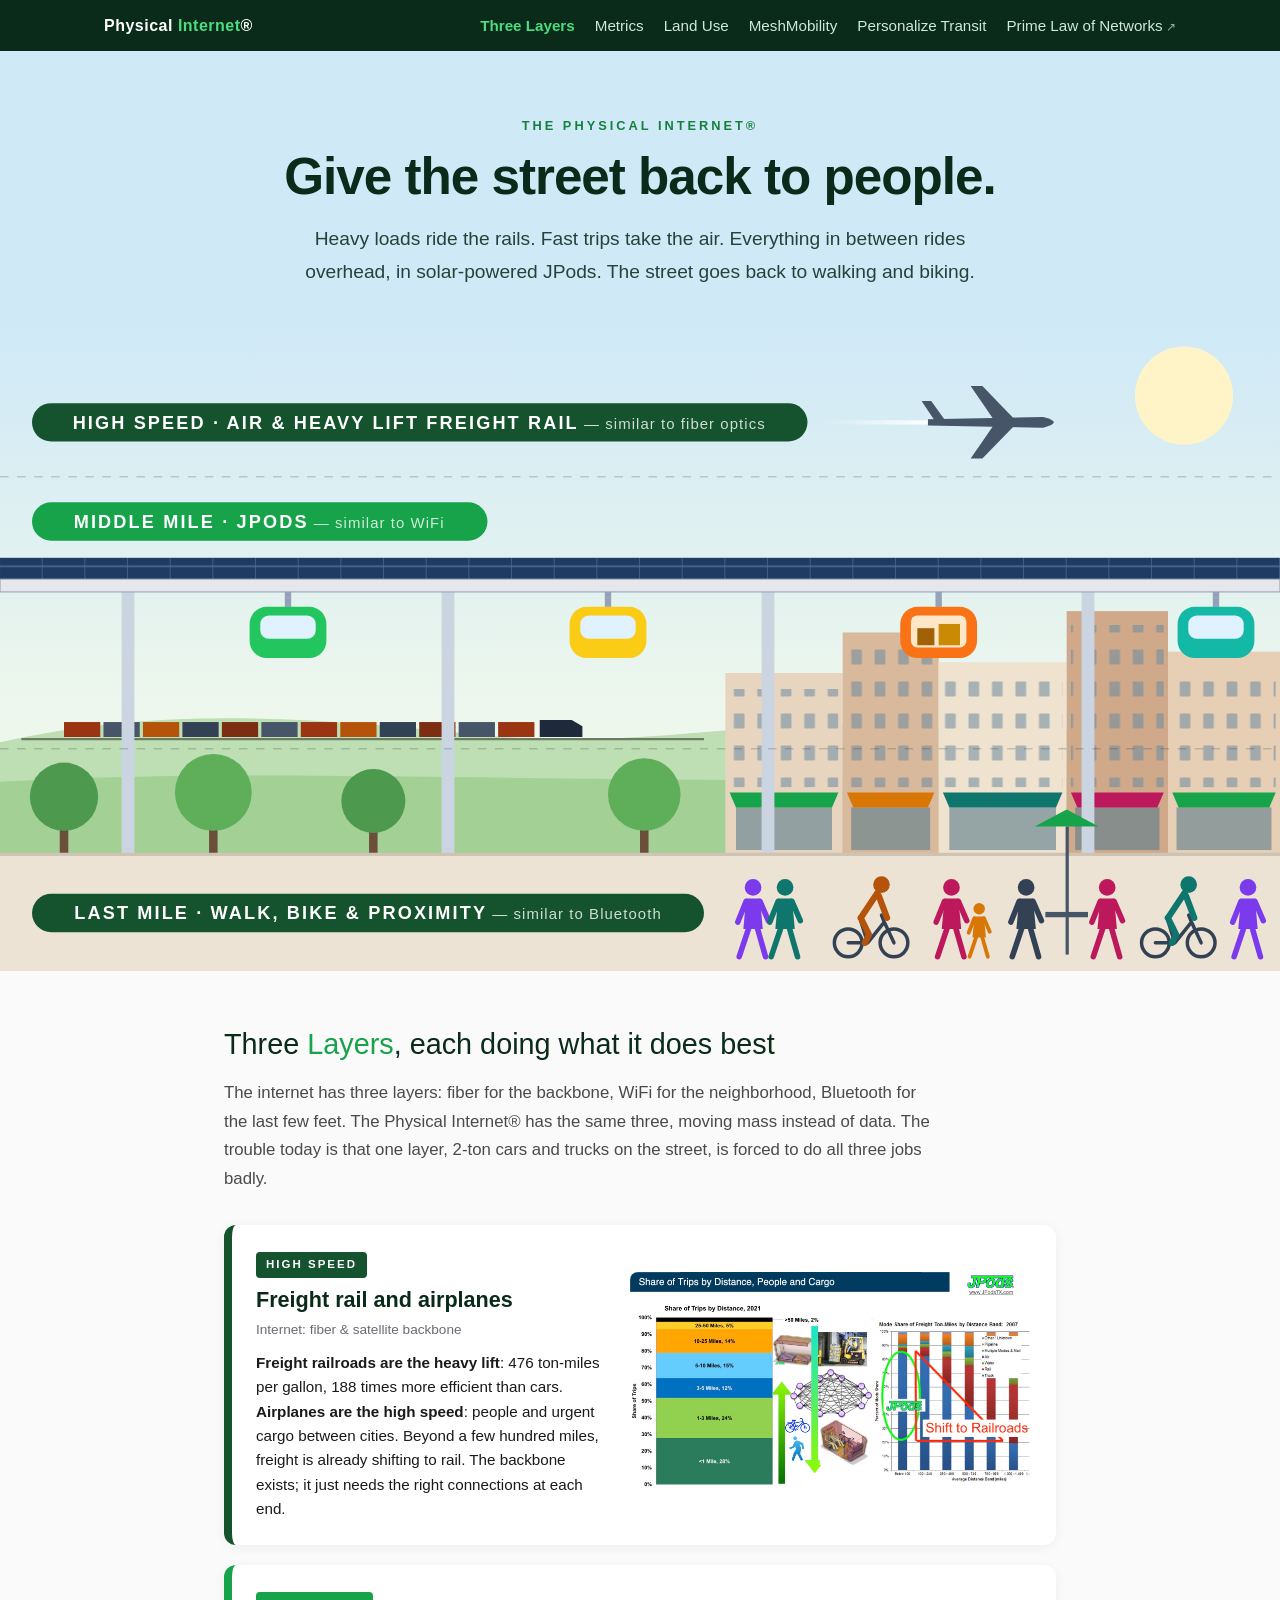
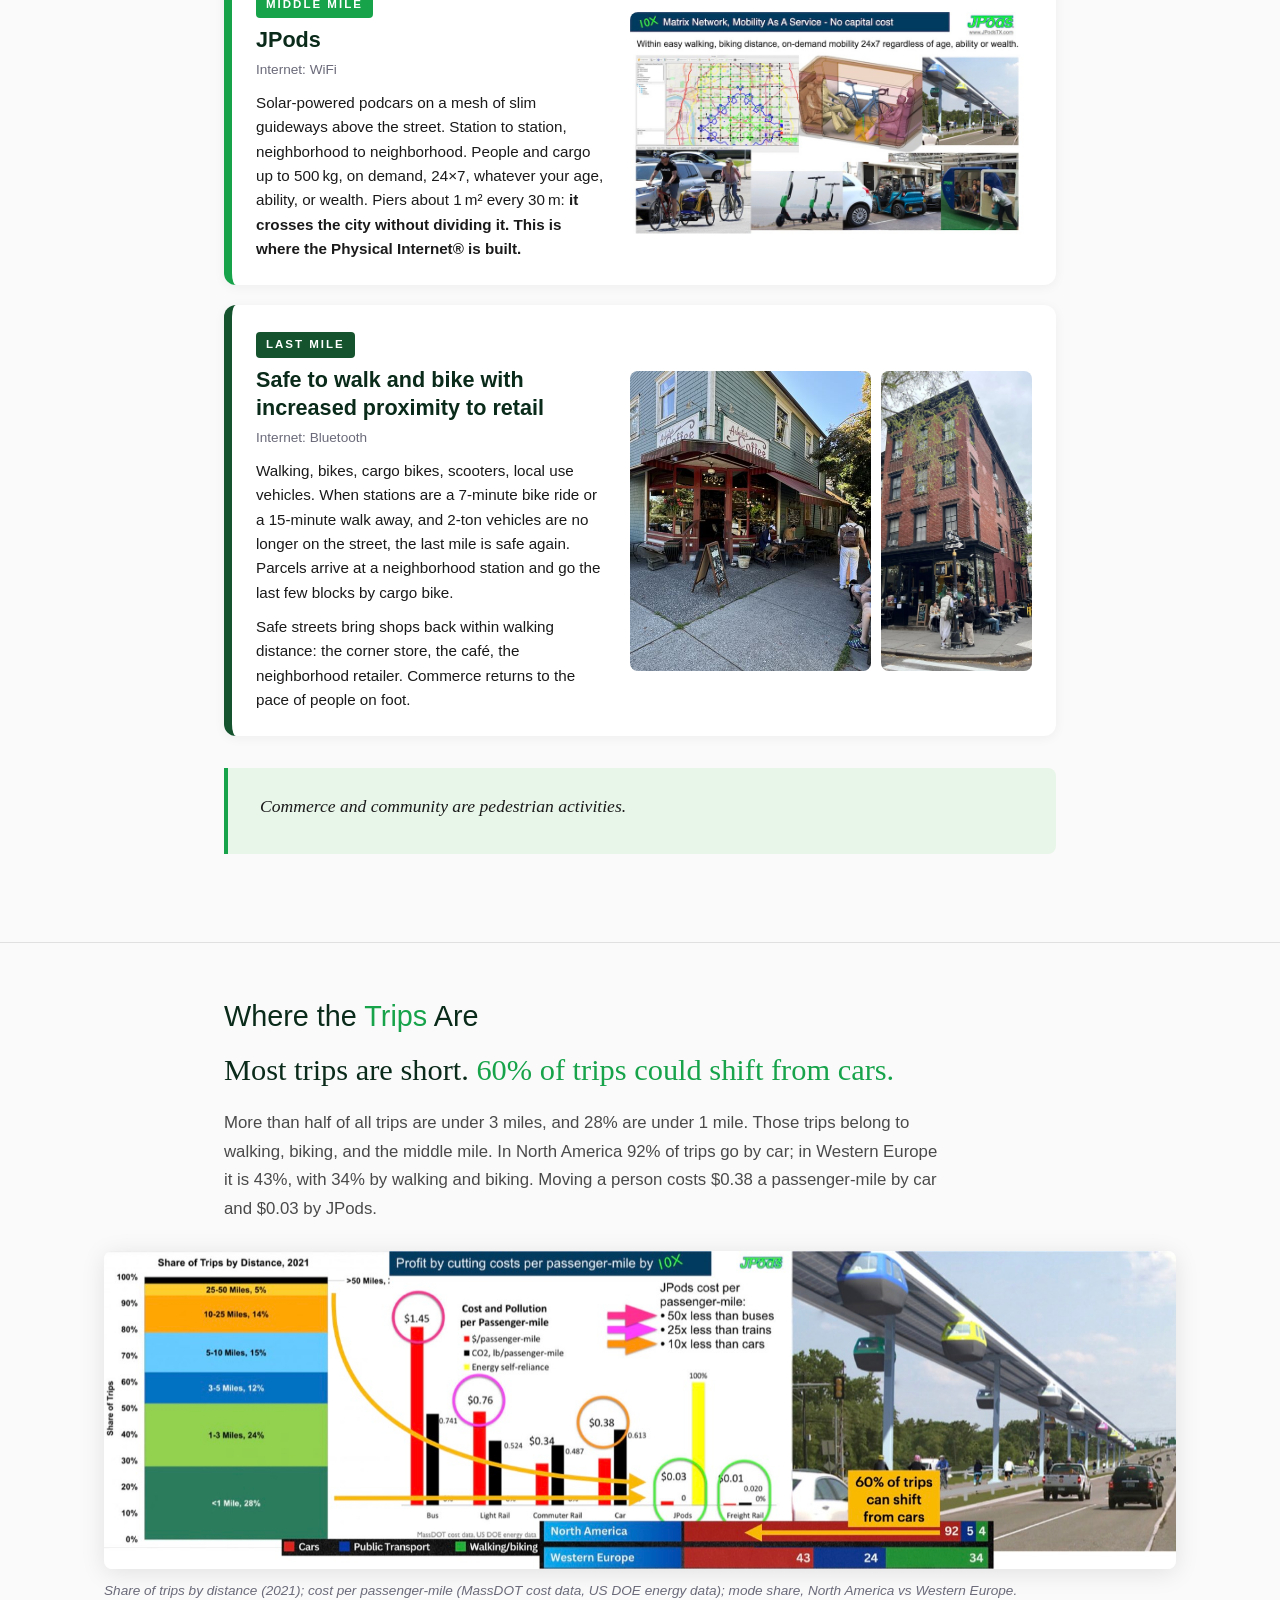
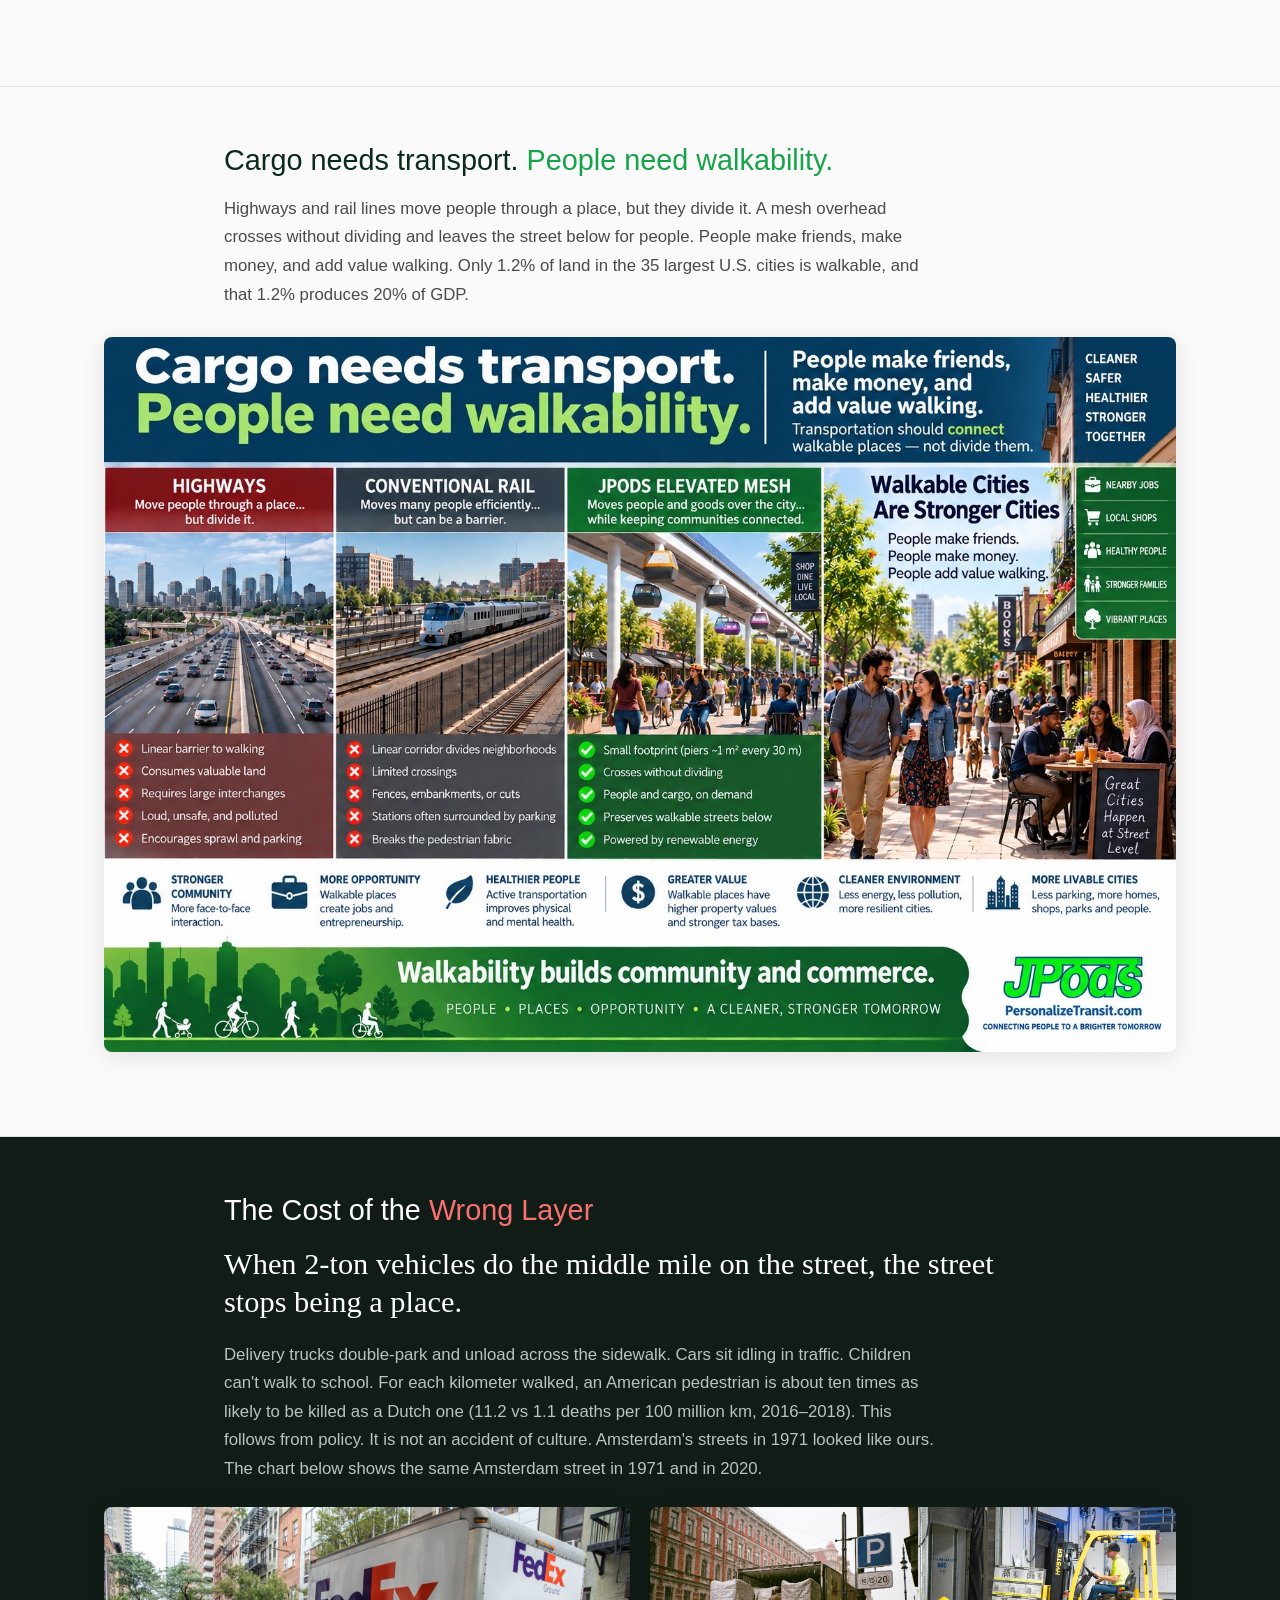
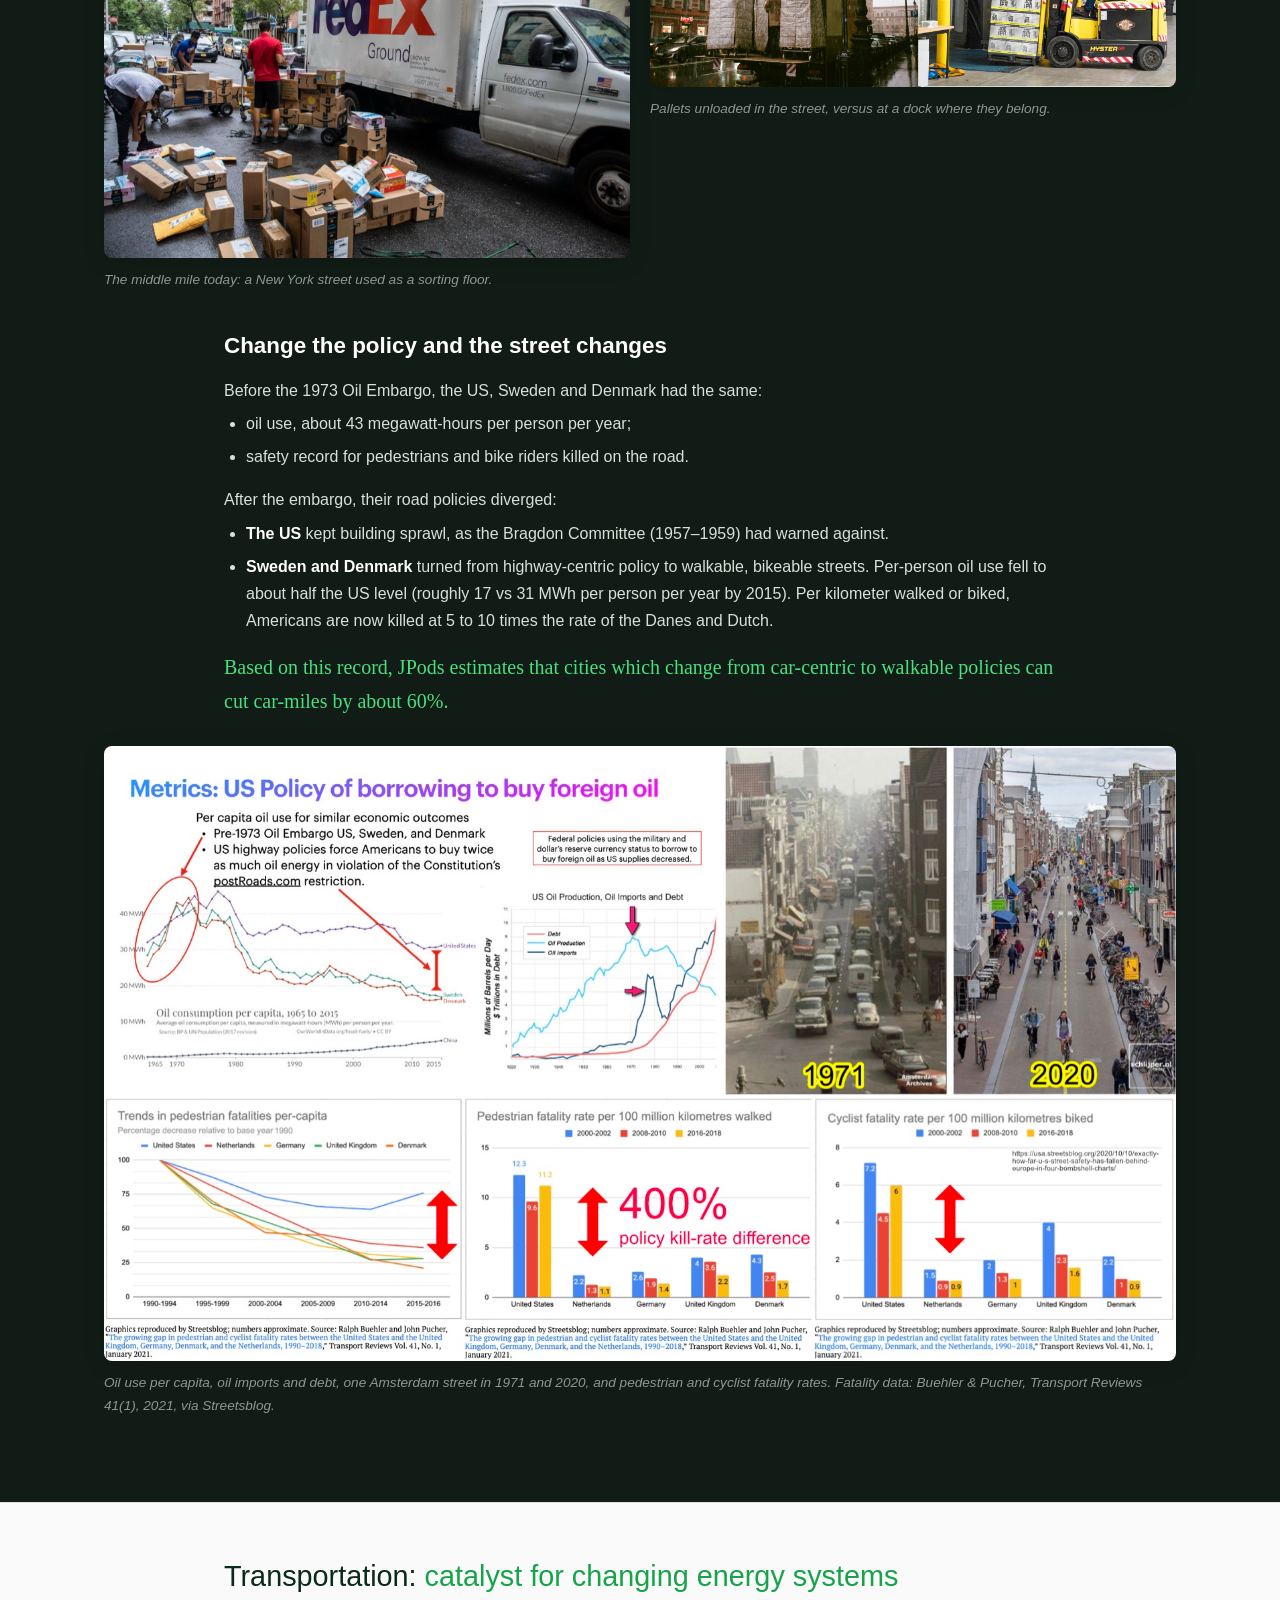
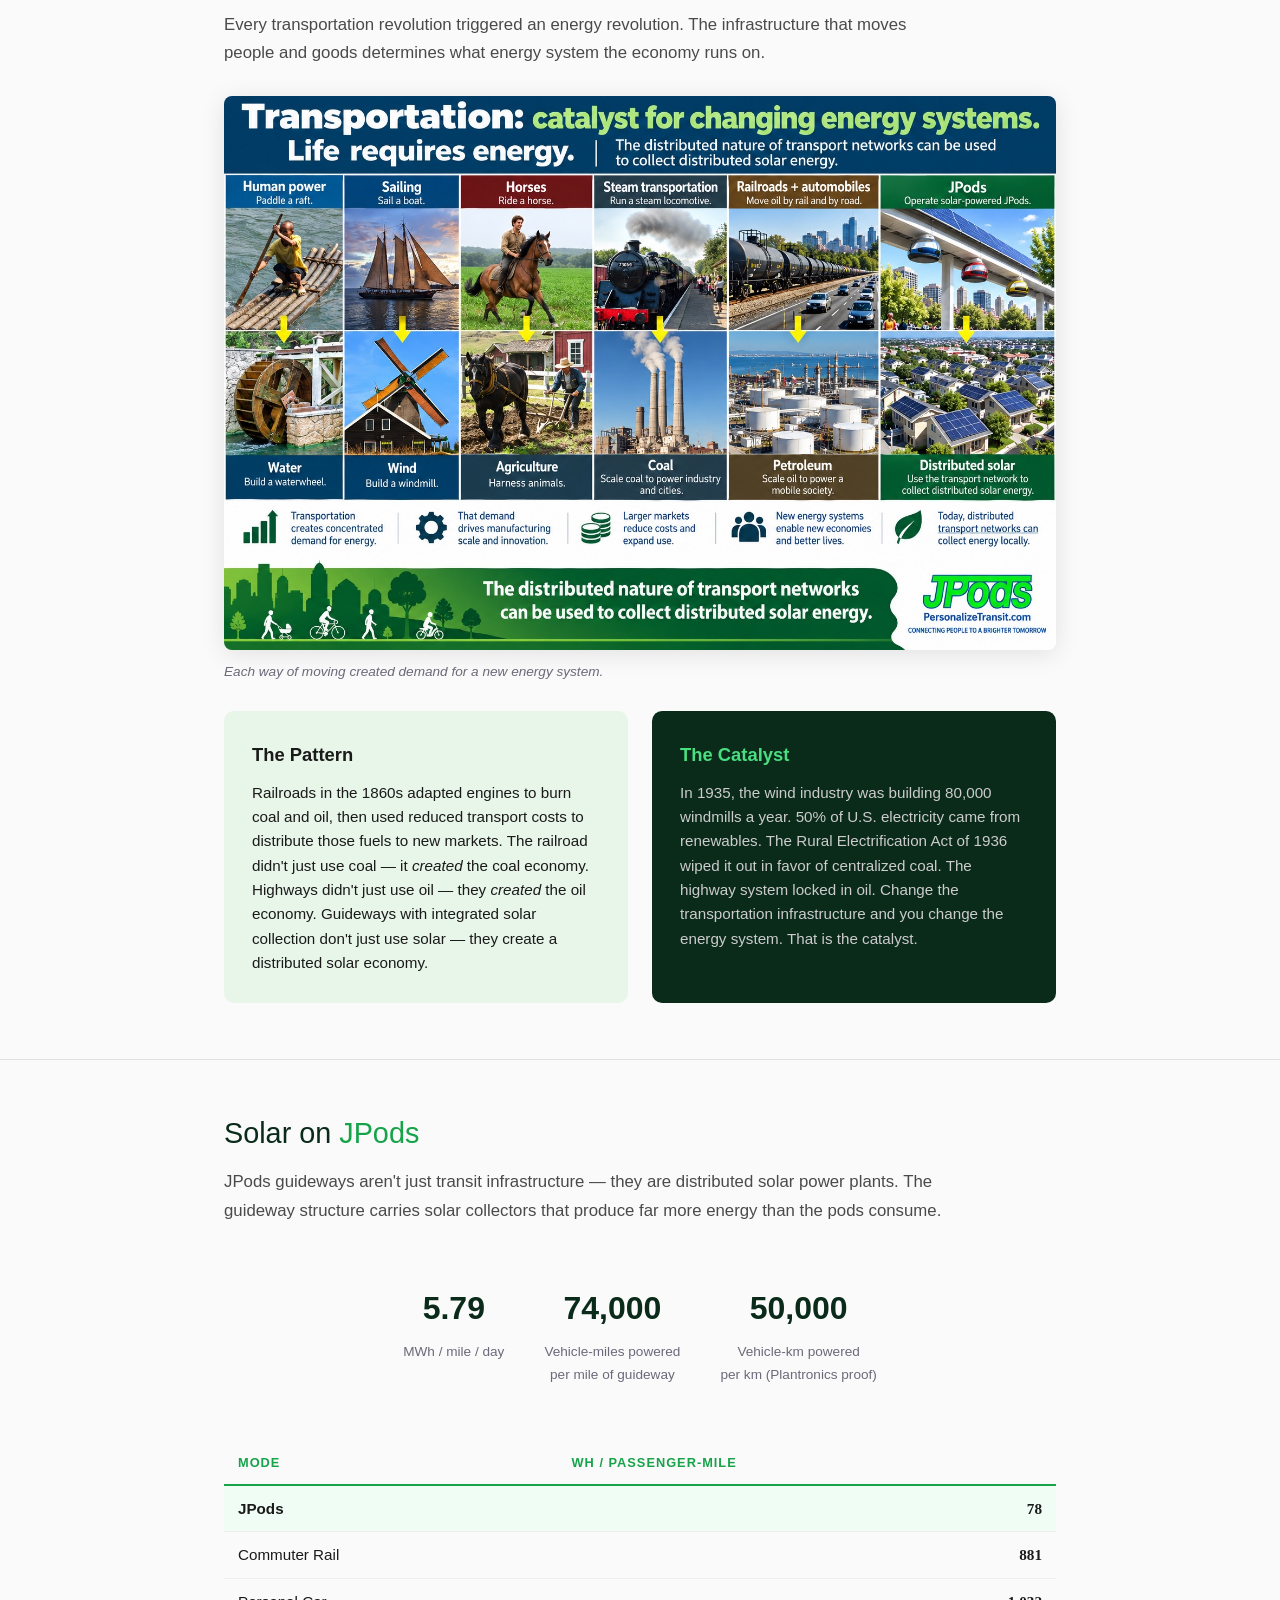
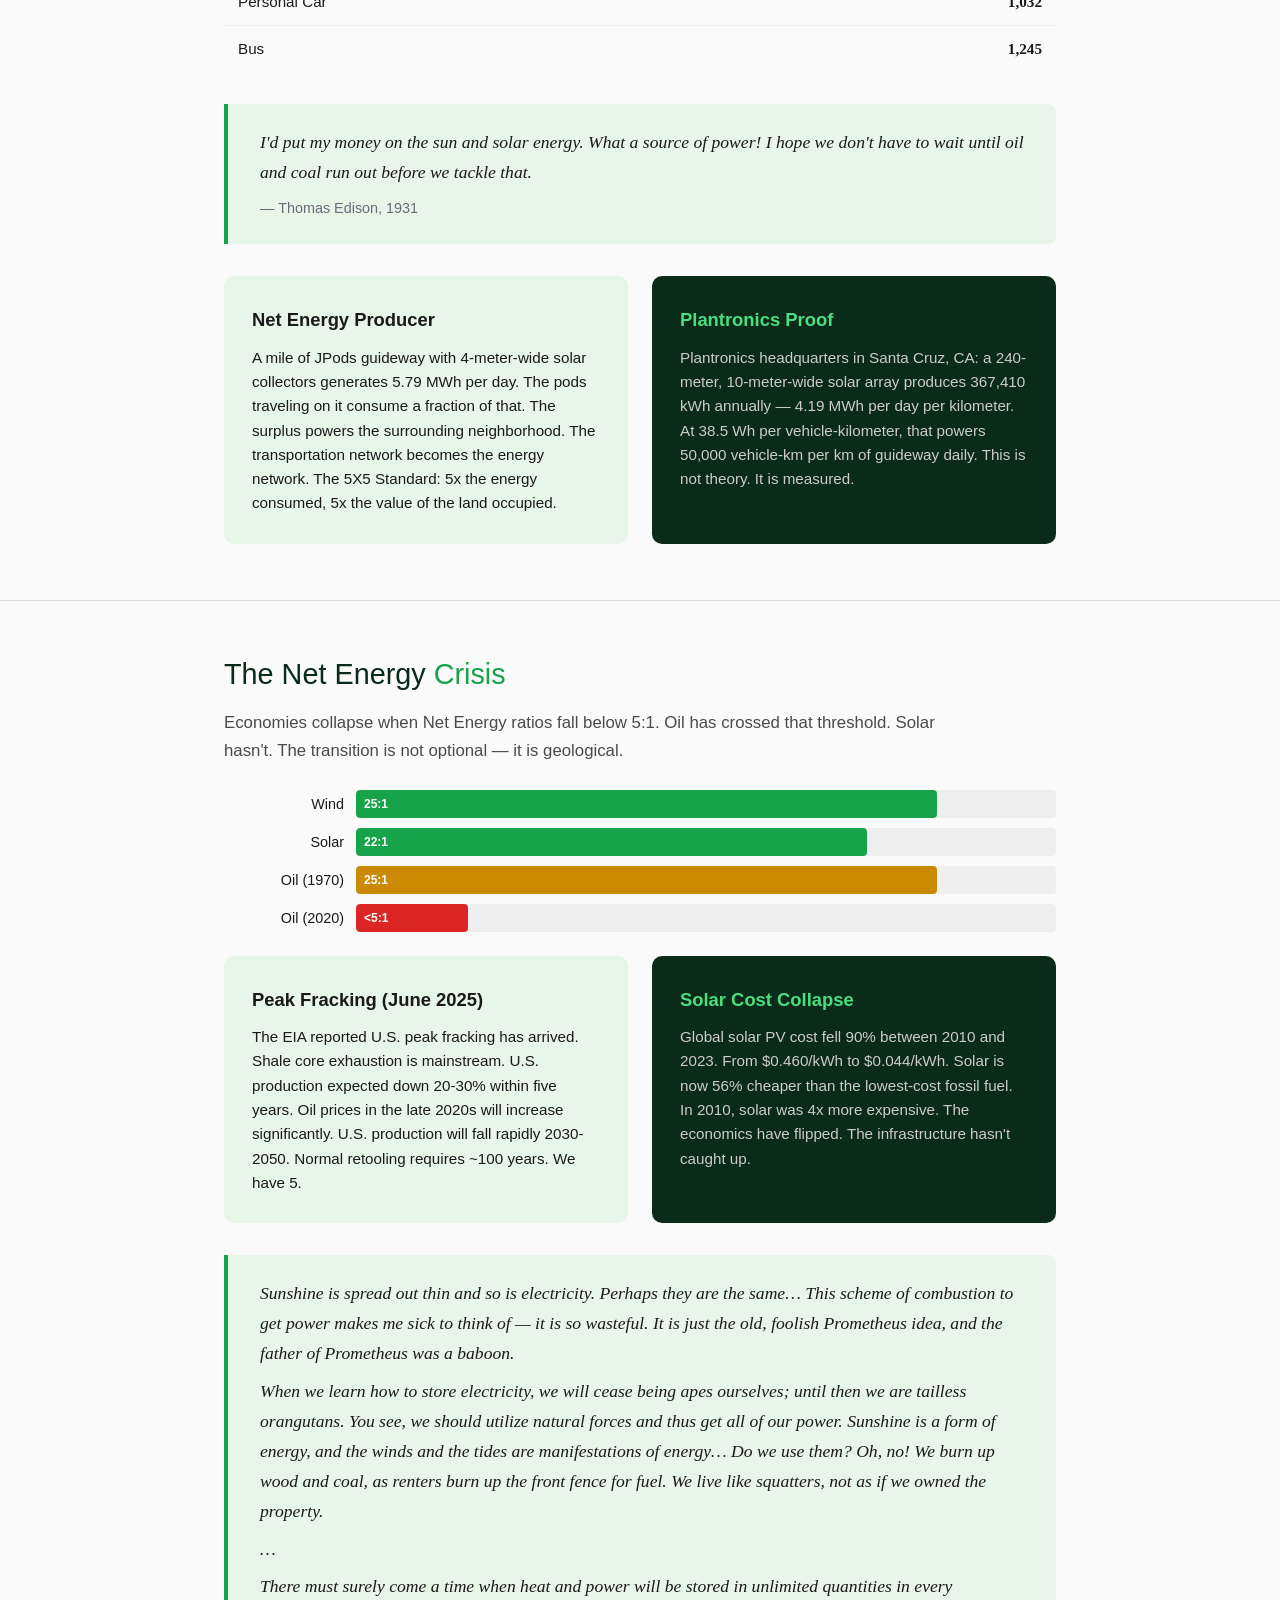
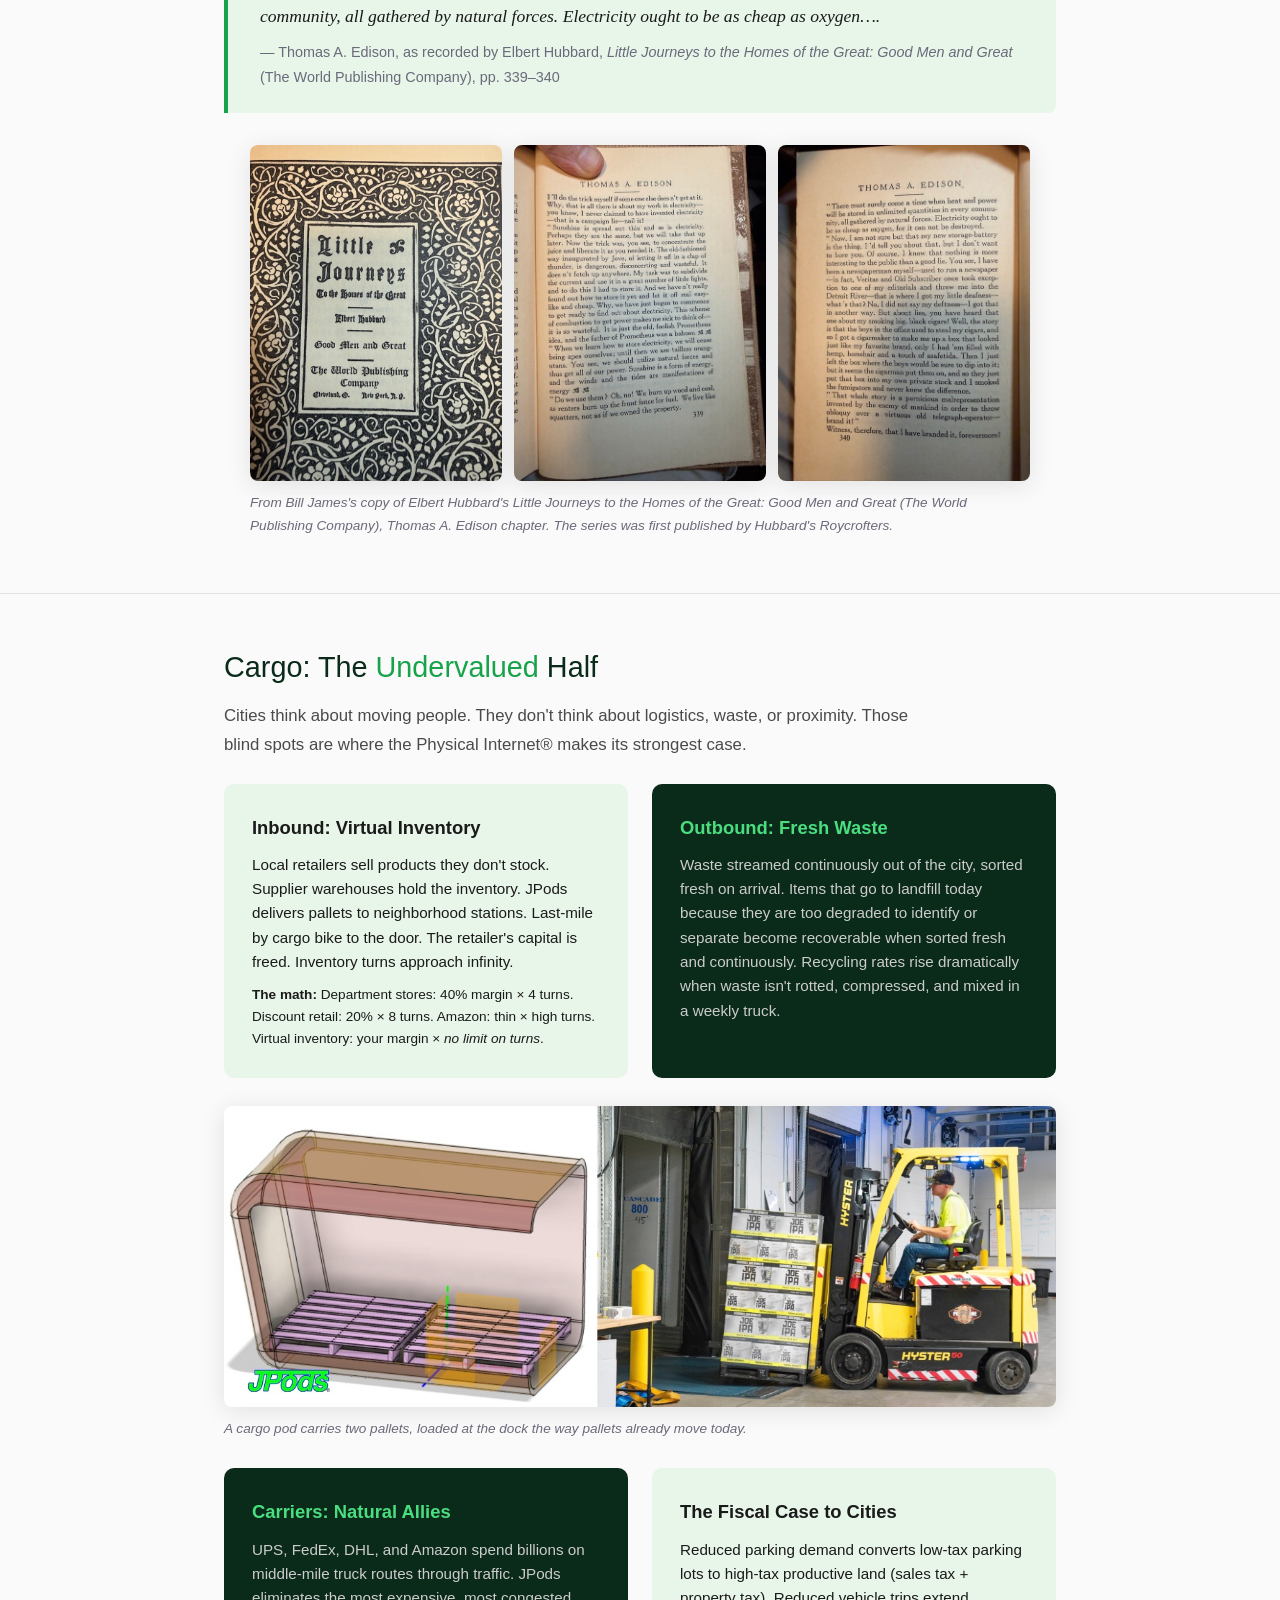
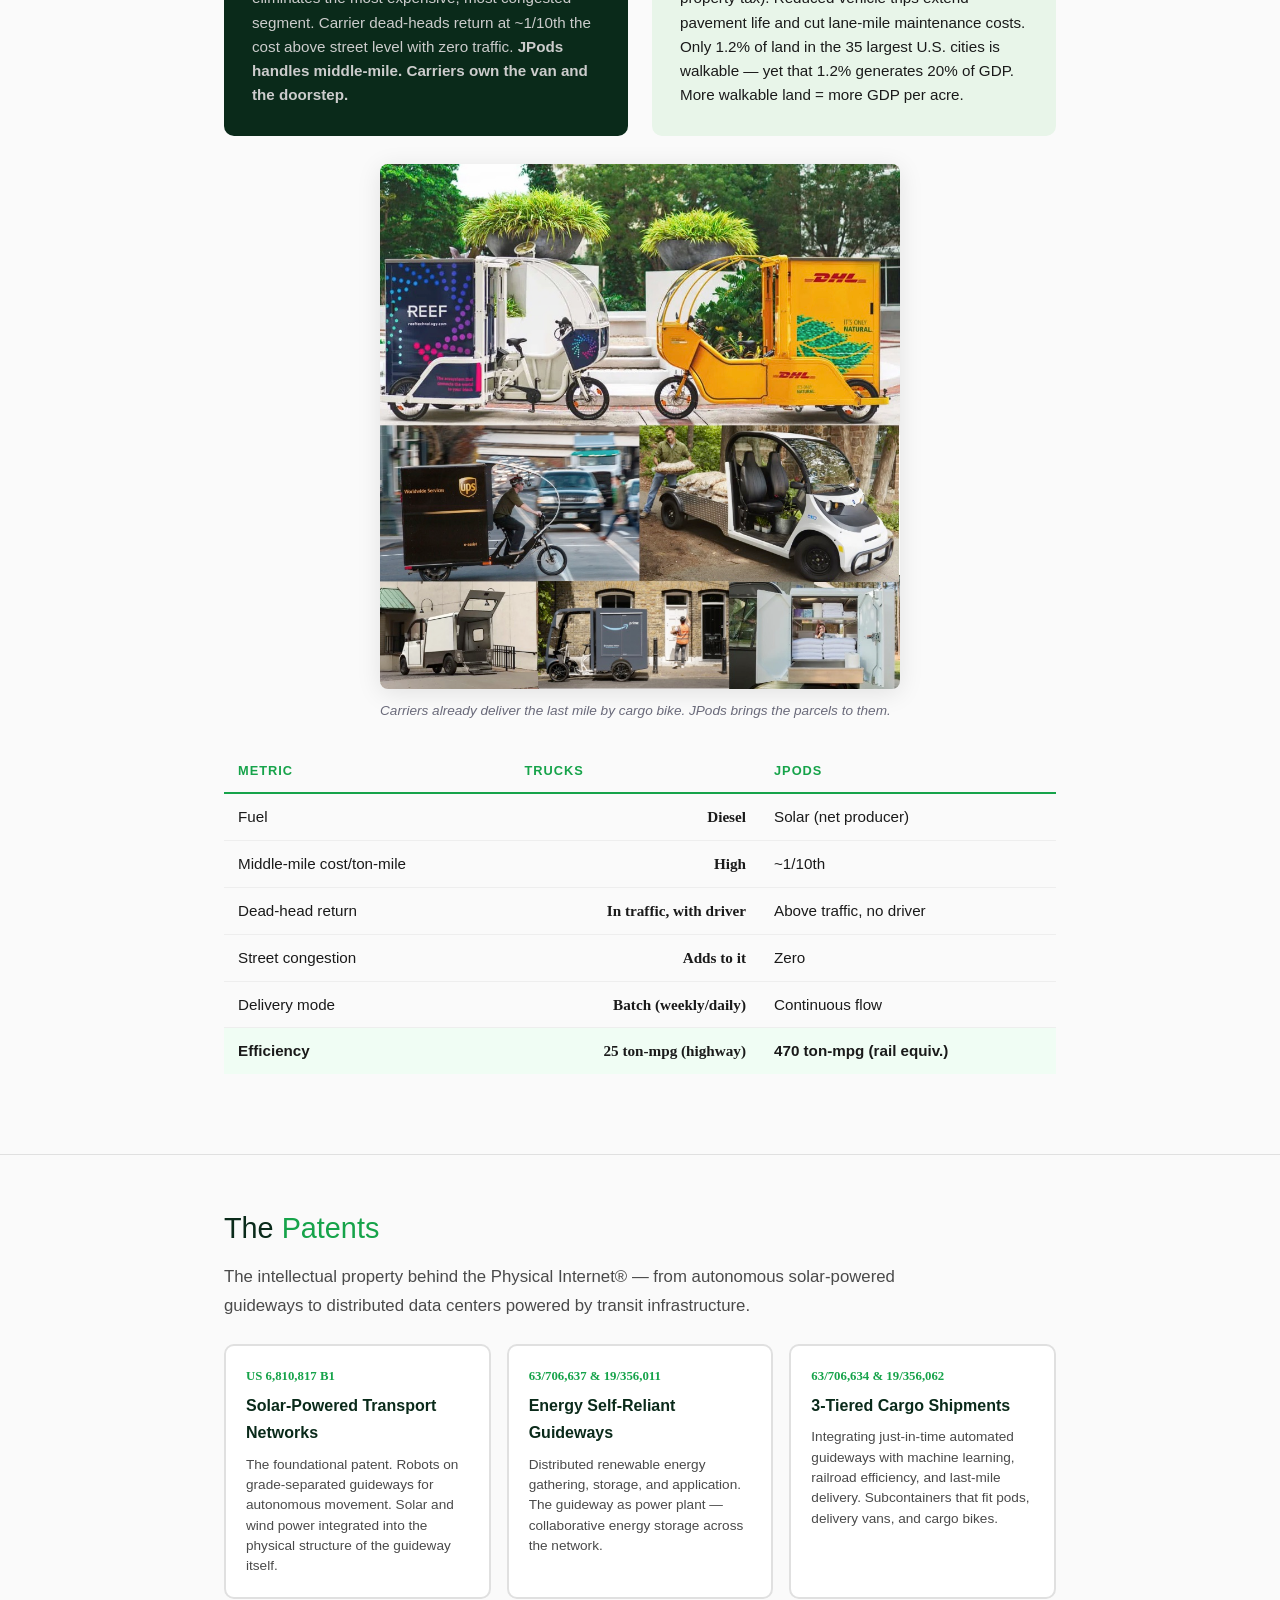
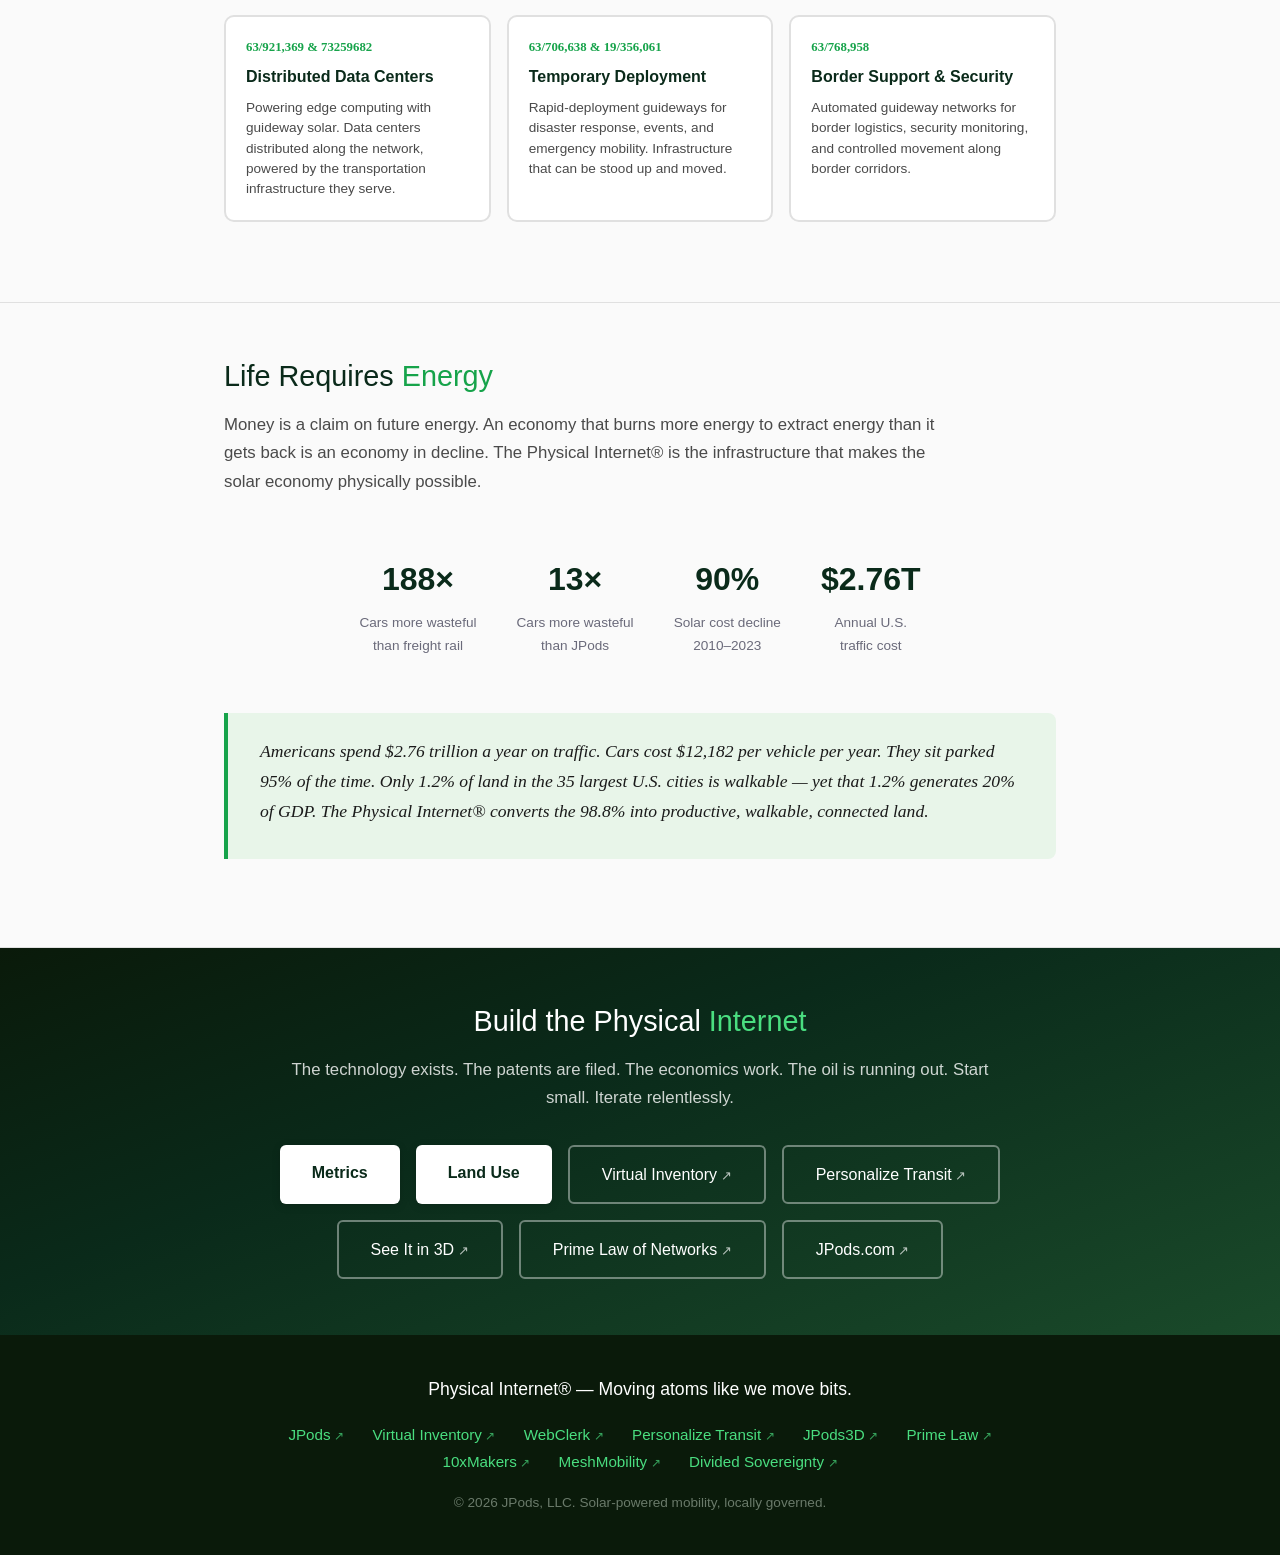
<file: index.html>
<!DOCTYPE html>
<html lang="en">
<head>
<meta charset="UTF-8">
<meta name="viewport" content="width=device-width, initial-scale=1.0">
<title>Physical Internet® — Give the Street Back to People</title>
<meta name="description" content="The Physical Internet® applies packet-switching to physical movement. Three layers: high speed (freight rail and airplanes), middle mile (JPods), last mile (safe to walk and bike). Solar-powered guideways as distributed energy infrastructure.">
<link rel="stylesheet" href="site.css">
</head>
<body>

<nav class="topnav" aria-label="Site">
  <div class="inner">
    <a class="brand" href="index.html">Physical <span>Internet</span>&reg;</a>
    <div class="links">
      <a href="index.html" aria-current="page">Three Layers</a>
      <a href="metrics.html">Metrics</a>
      <a href="landuse.html">Land Use</a>
      <a href="meshmobility.html">MeshMobility</a>
      <a href="personalizetransit.html">Personalize Transit</a>
      <a href="https://primelawofnetworks.com" target="_blank" rel="noopener">Prime Law of Networks</a>
    </div>
  </div>
</nav>

<!-- ════════ HERO — the three layers in one street ════════ -->
<header class="scene-hero">
  <div class="container">
    <div class="eyebrow">The Physical Internet&reg;</div>
    <h1>Give the street back to people.</h1>
    <p class="tagline">Heavy loads ride the rails. Fast trips take the air. Everything in between rides overhead, in solar-powered JPods. The street goes back to walking and biking.</p>
  </div>
  <svg viewBox="0 0 1200 610" role="img" aria-labelledby="scene-title scene-desc" preserveAspectRatio="xMidYMax meet">
    <title id="scene-title">The three layers of the Physical Internet</title>
    <desc id="scene-desc">An airplane crosses the sky and a heavy-lift freight train crosses the horizon: the high-speed layer. Solar-powered JPods pods hang from a slim elevated guideway: the middle mile. Below, people walk and bike on a street lined with trees and shops, close to where they live: the last mile.</desc>
    <defs>
      <linearGradient id="sky" x1="0" y1="0" x2="0" y2="1">
        <stop offset="0" stop-color="#cfe9f7"/>
        <stop offset="0.75" stop-color="#eef7ec"/>
      </linearGradient>
      <linearGradient id="trail" x1="0" y1="0" x2="1" y2="0">
        <stop offset="0" stop-color="#fff" stop-opacity="0"/>
        <stop offset="1" stop-color="#fff" stop-opacity="0.95"/>
      </linearGradient>
      <pattern id="win" width="22" height="30" patternUnits="userSpaceOnUse">
        <rect x="6" y="8" width="10" height="14" rx="1" fill="#6b8ba0" opacity="0.55"/>
      </pattern>
      <pattern id="cells" width="40" height="20" patternUnits="userSpaceOnUse">
        <rect width="40" height="20" fill="#1f3b63"/>
        <path d="M40 0V20M0 10H40" stroke="#4d6f99" stroke-width="1.2"/>
      </pattern>
      <g id="walker" fill="currentColor" stroke="currentColor" stroke-linecap="round">
        <circle cx="0" cy="-50" r="6" stroke="none"/>
        <path d="M-5 -42h10l2 22h-14z" stroke="none"/>
        <path d="M-3 -21l-7 21M3 -21l6 21M-5 -40l-6 15M5 -40l6 14" stroke-width="4" fill="none"/>
      </g>
      <g id="cyclist" fill="none" stroke="currentColor" stroke-linecap="round" stroke-linejoin="round">
        <circle cx="-16" cy="-10" r="10" stroke="#334155" stroke-width="2.5"/>
        <circle cx="17" cy="-10" r="10" stroke="#334155" stroke-width="2.5"/>
        <path d="M-16 -10h14l12 -15l7 15M-2 -10l-5 -16M10 -25l-2 -5" stroke="#334155" stroke-width="2.5"/>
        <path d="M-7 -28l12 -18M6 -44l6 16M-7 -28l6 12l-3 6" stroke-width="4.5"/>
        <circle cx="8" cy="-52" r="6" fill="currentColor" stroke="none"/>
      </g>
    </defs>

    <!-- sky, sun -->
    <rect width="1200" height="500" fill="url(#sky)"/>
    <circle cx="1110" cy="70" r="46" fill="#fff4c7"/>

    <!-- HIGH SPEED: airplane -->
    <rect x="775" y="93" width="95" height="4" rx="2" fill="url(#trail)"/>
    <g transform="translate(930 95)" fill="#475569">
      <path d="M-60 -3L48 -5Q68 0 48 5L-60 3Z"/>
      <path d="M2 -2L-20 -34h11L22 -2Z"/>
      <path d="M2 2L-20 34h11L22 2Z"/>
      <path d="M-54 -2L-66 -20h9L-44 -2Z"/>
    </g>

    <!-- far hills + HIGH SPEED: freight train -->
    <path d="M0 395C150 360 300 372 450 388C600 404 700 370 860 380C1000 390 1100 372 1200 382V500H0Z" fill="#bddfb3"/>
    <path d="M20 392H660" stroke="#6b7c63" stroke-width="2"/>
    <g>
      <rect x="60"  y="376" width="34" height="14" fill="#9a3412"/>
      <rect x="97"  y="376" width="34" height="14" fill="#475569"/>
      <rect x="134" y="376" width="34" height="14" fill="#b45309"/>
      <rect x="171" y="376" width="34" height="14" fill="#334155"/>
      <rect x="208" y="376" width="34" height="14" fill="#7c2d12"/>
      <rect x="245" y="376" width="34" height="14" fill="#475569"/>
      <rect x="282" y="376" width="34" height="14" fill="#9a3412"/>
      <rect x="319" y="376" width="34" height="14" fill="#b45309"/>
      <rect x="356" y="376" width="34" height="14" fill="#334155"/>
      <rect x="393" y="376" width="34" height="14" fill="#7c2d12"/>
      <rect x="430" y="376" width="34" height="14" fill="#475569"/>
      <rect x="467" y="376" width="34" height="14" fill="#9a3412"/>
      <path d="M506 390V374h30l10 6v10Z" fill="#1e293b"/>
    </g>
    <path d="M0 432C300 415 600 442 1200 424V500H0Z" fill="#a3d094"/>

    <!-- buildings along the street -->
    <g>
      <rect x="680"  y="330" width="110" height="170" fill="#e8d5c0"/>
      <rect x="790"  y="292" width="90"  height="208" fill="#d9b99b"/>
      <rect x="880"  y="320" width="120" height="180" fill="#efe2cf"/>
      <rect x="1000" y="272" width="95"  height="228" fill="#cfa98a"/>
      <rect x="1095" y="310" width="105" height="190" fill="#e6cfb5"/>
      <rect x="684"  y="345" width="102" height="92" fill="url(#win)"/>
      <rect x="794"  y="305" width="82"  height="132" fill="url(#win)"/>
      <rect x="884"  y="335" width="112" height="102" fill="url(#win)"/>
      <rect x="1004" y="285" width="87"  height="152" fill="url(#win)"/>
      <rect x="1099" y="325" width="97"  height="112" fill="url(#win)"/>
      <!-- storefronts -->
      <rect x="690"  y="456" width="90"  height="40" fill="#5b7d8c" opacity="0.6"/>
      <rect x="798"  y="456" width="74"  height="40" fill="#5b7d8c" opacity="0.6"/>
      <rect x="890"  y="456" width="100" height="40" fill="#5b7d8c" opacity="0.6"/>
      <rect x="1008" y="456" width="79"  height="40" fill="#5b7d8c" opacity="0.6"/>
      <rect x="1103" y="456" width="89"  height="40" fill="#5b7d8c" opacity="0.6"/>
      <path d="M684 442h102l-6 14h-90z" fill="#16a34a"/>
      <path d="M794 442h82l-6 14h-70z" fill="#d97706"/>
      <path d="M884 442h112l-6 14h-100z" fill="#0f766e"/>
      <path d="M1004 442h87l-6 14h-75z" fill="#be185d"/>
      <path d="M1099 442h97l-6 14h-85z" fill="#16a34a"/>
    </g>

    <!-- trees -->
    <g>
      <rect x="56"  y="446" width="8" height="54" fill="#6b4f3a"/>
      <rect x="196" y="442" width="8" height="58" fill="#6b4f3a"/>
      <rect x="346" y="450" width="8" height="50" fill="#6b4f3a"/>
      <rect x="600" y="446" width="8" height="54" fill="#6b4f3a"/>
      <circle cx="60"  cy="446" r="32" fill="#4d9a4f"/>
      <circle cx="200" cy="442" r="36" fill="#5fae5a"/>
      <circle cx="350" cy="450" r="30" fill="#4d9a4f"/>
      <circle cx="604" cy="444" r="34" fill="#5fae5a"/>
    </g>

    <!-- MIDDLE MILE: solar guideway, columns, pods -->
    <g>
      <rect x="114"  y="254" width="12" height="246" fill="#cbd5e1"/>
      <rect x="414"  y="254" width="12" height="246" fill="#cbd5e1"/>
      <rect x="714"  y="254" width="12" height="246" fill="#cbd5e1"/>
      <rect x="1014" y="254" width="12" height="246" fill="#cbd5e1"/>
      <rect x="0" y="222" width="1200" height="20" fill="url(#cells)"/>
      <rect x="0" y="242" width="1200" height="12" fill="#e5e7eb" stroke="#94a3b8" stroke-width="1"/>
    </g>
    <g>
      <rect x="267" y="254" width="6" height="14" fill="#94a3b8"/>
      <rect x="234" y="268" width="72" height="48" rx="16" fill="#22c55e"/>
      <rect x="244" y="276" width="52" height="22" rx="8" fill="#e0f2fe"/>
      <rect x="567" y="254" width="6" height="14" fill="#94a3b8"/>
      <rect x="534" y="268" width="72" height="48" rx="16" fill="#facc15"/>
      <rect x="544" y="276" width="52" height="22" rx="8" fill="#e0f2fe"/>
      <rect x="877" y="254" width="6" height="14" fill="#94a3b8"/>
      <rect x="844" y="268" width="72" height="48" rx="16" fill="#f97316"/>
      <rect x="854" y="276" width="52" height="30" rx="6" fill="#fde7c7"/>
      <rect x="860" y="288" width="16" height="16" fill="#a16207"/>
      <rect x="880" y="284" width="20" height="20" fill="#ca8a04"/>
      <rect x="1137" y="254" width="6" height="14" fill="#94a3b8"/>
      <rect x="1104" y="268" width="72" height="48" rx="16" fill="#14b8a6"/>
      <rect x="1114" y="276" width="52" height="22" rx="8" fill="#e0f2fe"/>
    </g>

    <!-- LAST MILE: the street belongs to people -->
    <rect x="0" y="500" width="1200" height="110" fill="#ece3d4"/>
    <path d="M0 500H1200" stroke="#cfc4b4" stroke-width="3"/>
    <g>
      <path d="M970 474h60l-30 -16z" fill="#16a34a"/>
      <rect x="999" y="474" width="3" height="120" fill="#475569"/>
      <rect x="980" y="554" width="40" height="5" fill="#475569"/>
    </g>
    <g>
      <use href="#walker"  transform="translate(706 596) scale(1.3)" style="color:#7c3aed"/>
      <use href="#walker"  transform="translate(736 596) scale(1.3)" style="color:#0f766e"/>
      <use href="#cyclist" transform="translate(816 596) scale(1.3)" style="color:#b45309"/>
      <use href="#walker"  transform="translate(892 596) scale(1.3)" style="color:#be185d"/>
      <use href="#walker"  transform="translate(918 596) scale(0.9)" style="color:#d97706"/>
      <use href="#walker"  transform="translate(962 596) scale(1.3)" style="color:#334155"/>
      <use href="#walker"  transform="translate(1038 596) scale(1.3)" style="color:#be185d"/>
      <use href="#cyclist" transform="translate(1104 596) scale(1.3)" style="color:#0f766e"/>
      <use href="#walker"  transform="translate(1170 596) scale(1.3)" style="color:#7c3aed"/>
    </g>

    <!-- layer dividers -->
    <g stroke="#1e293b" stroke-opacity="0.2" stroke-width="1.5" stroke-dasharray="8 8">
      <path d="M0 146H1200"/>
      <path d="M0 401H1200"/>
    </g>

    <!-- layer labels -->
    <g font-family="-apple-system, BlinkMacSystemFont, 'Segoe UI', Roboto, sans-serif" font-size="17" font-weight="700" letter-spacing="2" fill="#fff" text-anchor="middle">
      <rect id="lbl-high-bg" x="30" y="77" width="727" height="36" rx="18" fill="#14532d"/>
      <text id="lbl-high" x="393" y="101">HIGH SPEED · AIR &amp; HEAVY LIFT FREIGHT RAIL<tspan font-size="14" font-weight="500" letter-spacing="1" opacity="0.8">  —  similar to fiber optics</tspan></text>
      <rect id="lbl-mid-bg" x="30" y="170" width="427" height="36" rx="18" fill="#16a34a"/>
      <text id="lbl-mid" x="243" y="194">MIDDLE MILE · JPODS<tspan font-size="14" font-weight="500" letter-spacing="1" opacity="0.8">  —  similar to WiFi</tspan></text>
      <rect id="lbl-last-bg" x="30" y="537" width="630" height="36" rx="18" fill="#14532d"/>
      <text id="lbl-last" x="345" y="561">LAST MILE · WALK, BIKE &amp; PROXIMITY<tspan font-size="14" font-weight="500" letter-spacing="1" opacity="0.8">  —  similar to Bluetooth</tspan></text>
    </g>
  </svg>
</header>

<!-- ════════ THREE LAYERS ════════ -->
<section>
  <div class="container">
    <h2>Three <span>Layers</span>, each doing what it does best</h2>
    <p class="lead">The internet has three layers: fiber for the backbone, WiFi for the neighborhood, Bluetooth for the last few feet. The Physical Internet&reg; has the same three, moving mass instead of data. The trouble today is that one layer, 2-ton cars and trucks on the street, is forced to do all three jobs badly.</p>

    <div class="layer-rows">
      <div class="layer-row band-high">
        <div>
          <span class="tag">High Speed</span>
          <h3>Freight rail and airplanes</h3>
          <div class="analog">Internet: fiber &amp; satellite backbone</div>
          <p><strong>Freight railroads are the heavy lift</strong>: 476 ton-miles per gallon, 188 times more efficient than cars. <strong>Airplanes are the high speed</strong>: people and urgent cargo between cities. Beyond a few hundred miles, freight is already shifting to rail. The backbone exists; it just needs the right connections at each end.</p>
        </div>
        <a href="img/Share_ByMilesTraveled_Cargo_2024-03-31.jpg"><img src="img/Share_ByMilesTraveled_Cargo_2024-03-31.jpg" width="1600" height="900" loading="lazy" alt="Share of trips by distance for people and cargo; freight ton-miles shift from truck to railroads as distance increases"></a>
      </div>

      <div class="layer-row band-mid">
        <div>
          <span class="tag">Middle Mile</span>
          <h3>JPods</h3>
          <div class="analog">Internet: WiFi</div>
          <p>Solar-powered podcars on a mesh of slim guideways above the street. Station to station, neighborhood to neighborhood. People and cargo up to 500&thinsp;kg, on demand, 24&times;7, whatever your age, ability, or wealth. Piers about 1&thinsp;m&sup2; every 30&thinsp;m: <strong>it crosses the city without dividing it.</strong> <strong>This is where the Physical Internet&reg; is built.</strong></p>
        </div>
        <a href="img/PhysicalInternet_MatrixNetwork.jpg"><img src="img/PhysicalInternet_MatrixNetwork.jpg" width="900" height="506" loading="lazy" alt="Matrix network map, podcar carrying people and a bike, elevated JPods guideway, and last-mile modes: bikes, scooters, local use vehicles"></a>
      </div>

      <div class="layer-row band-last">
        <div>
          <span class="tag">Last Mile</span>
          <h3>Safe to walk and bike with increased proximity to retail</h3>
          <div class="analog">Internet: Bluetooth</div>
          <p>Walking, bikes, cargo bikes, scooters, local use vehicles. When stations are a 7-minute bike ride or a 15-minute walk away, and 2-ton vehicles are no longer on the street, the last mile is safe again. Parcels arrive at a neighborhood station and go the last few blocks by cargo bike.</p>
          <p style="margin-top:10px">Safe streets bring shops back within walking distance: the corner store, the caf&eacute;, the neighborhood retailer. Commerce returns to the pace of people on foot.</p>
        </div>
        <div class="corner-stores">
          <a href="img/CornerStore_Coffee.jpg"><img src="img/CornerStore_Coffee.jpg" width="800" height="600" loading="lazy" alt="A corner coffee shop with people at sidewalk tables and on a bench"></a>
          <a href="img/CornerStore_Brick.jpg"><img src="img/CornerStore_Brick.jpg" width="800" height="1422" loading="lazy" alt="A brick corner building with a shop at street level and people at sidewalk tables"></a>
        </div>
      </div>
    </div>

    <div class="quote-block">
      <p>Commerce and community are pedestrian activities.</p>
    </div>
  </div>
</section>

<!-- ════════ WHERE THE TRIPS ARE ════════ -->
<section>
  <div class="container">
    <h2>Where the <span>Trips</span> Are</h2>
    <p class="big-line">Most trips are short. <em>60% of trips could shift from cars.</em></p>
    <p class="lead">More than half of all trips are under 3 miles, and 28% are under 1 mile. Those trips belong to walking, biking, and the middle mile. In North America 92% of trips go by car; in Western Europe it is 43%, with 34% by walking and biking. Moving a person costs $0.38 a passenger-mile by car and $0.03 by JPods.</p>
  </div>
  <div class="wide">
    <figure class="figure">
      <a href="img/ShareOfTripsByMile_cost_snelling.jpg"><img src="img/ShareOfTripsByMile_cost_snelling.jpg" width="1600" height="475" loading="lazy" alt="Share of trips by distance, cost and CO2 per passenger-mile by mode, and mode share North America vs Western Europe"></a>
      <figcaption>Share of trips by distance (2021); cost per passenger-mile (MassDOT cost data, US DOE energy data); mode share, North America vs Western Europe.</figcaption>
    </figure>
  </div>
</section>

<!-- ════════ WALKABILITY ════════ -->
<section>
  <div class="container">
    <h2>Cargo needs transport. <span>People need walkability.</span></h2>
    <p class="lead">Highways and rail lines move people through a place, but they divide it. A mesh overhead crosses without dividing and leaves the street below for people. People make friends, make money, and add value walking. Only 1.2% of land in the 35 largest U.S. cities is walkable, and that 1.2% produces 20% of GDP.</p>
  </div>
  <div class="wide">
    <figure class="figure">
      <a href="img/WalkableCity.jpg"><img src="img/WalkableCity.jpg" width="1536" height="1024" loading="lazy" alt="Highways and conventional rail divide neighborhoods; the JPods elevated mesh moves people and goods over the city while keeping walkable streets below"></a>
    </figure>
  </div>
</section>

<!-- ════════ THE COST OF THE WRONG LAYER ════════ -->
<section class="dark-section" id="wrong-layer">
  <div class="container">
    <h2>The Cost of the <span>Wrong Layer</span></h2>
    <p class="big-line">When 2-ton vehicles do the middle mile on the street, the street stops being a place.</p>
    <p class="lead">Delivery trucks double-park and unload across the sidewalk. Cars sit idling in traffic. Children can't walk to school. For each kilometer walked, an American pedestrian is about ten times as likely to be killed as a Dutch one (11.2 vs 1.1 deaths per 100 million km, 2016&ndash;2018). This follows from policy. It is not an accident of culture. Amsterdam's streets in 1971 looked like ours. The chart below shows the same Amsterdam street in 1971 and in 2020.</p>
  </div>
  <div class="wide">
    <div class="pair">
      <figure class="figure" style="margin:0">
        <a href="img/FedExPackagesOverStreetNYC.jpg"><img src="img/FedExPackagesOverStreetNYC.jpg" width="1400" height="933" loading="lazy" alt="Parcels unloaded across a New York City street from a delivery truck"></a>
        <figcaption>The middle mile today: a New York street used as a sorting floor.</figcaption>
      </figure>
      <figure class="figure" style="margin:0">
        <a href="img/TruckLoading_IdleUnloadStreet.jpg"><img src="img/TruckLoading_IdleUnloadStreet.jpg" width="900" height="307" loading="lazy" alt="A truck unloading pallets on a city street compared with a forklift loading a pallet at a dock"></a>
        <figcaption>Pallets unloaded in the street, versus at a dock where they belong.</figcaption>
      </figure>
    </div>
    <div class="policy-split">
      <h3>Change the policy and the street changes</h3>
      <p>Before the 1973 Oil Embargo, the US, Sweden and Denmark had the same:</p>
      <ul>
        <li>oil use, about 43 megawatt-hours per person per year;</li>
        <li>safety record for pedestrians and bike riders killed on the road.</li>
      </ul>
      <p>After the embargo, their road policies diverged:</p>
      <ul>
        <li><strong>The US</strong> kept building sprawl, as the Bragdon Committee (1957&ndash;1959) had warned against.</li>
        <li><strong>Sweden and Denmark</strong> turned from highway-centric policy to walkable, bikeable streets. Per-person oil use fell to about half the US level (roughly 17 vs 31 MWh per person per year by 2015). Per kilometer walked or biked, Americans are now killed at 5 to 10 times the rate of the Danes and Dutch.</li>
      </ul>
      <p class="policy-conclusion">Based on this record, JPods estimates that cities which change from car-centric to walkable policies can cut car-miles by about 60%.</p>
    </div>

    <figure class="figure">
      <a href="img/Deaths_PerCapitaOil_US_Sweden_Denmark-CityStreet_1971_2020.jpg"><img src="img/Deaths_PerCapitaOil_US_Sweden_Denmark-CityStreet_1971_2020.jpg" width="1600" height="918" loading="lazy" alt="Per capita oil use US vs Sweden and Denmark; US oil production, imports and debt; Amsterdam street 1971 vs 2020; pedestrian and cyclist fatality rates US vs Europe"></a>
      <figcaption>Oil use per capita, oil imports and debt, one Amsterdam street in 1971 and 2020, and pedestrian and cyclist fatality rates. Fatality data: Buehler &amp; Pucher, <em>Transport Reviews</em> 41(1), 2021, via Streetsblog.</figcaption>
    </figure>
  </div>
</section>

<!-- ════════ TRANSPORTATION: CATALYST FOR CHANGING ENERGY SYSTEMS ════════ -->
<section>
  <div class="container">
    <h2>Transportation: <span>catalyst for changing energy systems</span></h2>
    <p class="lead">Every transportation revolution triggered an energy revolution. The infrastructure that moves people and goods determines what energy system the economy runs on.</p>

    <figure class="figure">
      <a href="img/CatalystChangingEnergySystems.jpg"><img src="img/CatalystChangingEnergySystems.jpg" width="1536" height="1024" loading="lazy" alt="Six eras: human power and water wheels, sailing and windmills, horses and agriculture, steam and coal, railroads and automobiles and petroleum, JPods and distributed solar"></a>
      <figcaption>Each way of moving created demand for a new energy system.</figcaption>
    </figure>

    <div class="parallel">
      <div class="card card-light">
        <h3>The Pattern</h3>
        <p>Railroads in the 1860s adapted engines to burn coal and oil, then used reduced transport costs to distribute those fuels to new markets. The railroad didn't just use coal &mdash; it <em>created</em> the coal economy. Highways didn't just use oil &mdash; they <em>created</em> the oil economy. Guideways with integrated solar collection don't just use solar &mdash; they create a distributed solar economy.</p>
      </div>
      <div class="card card-dark">
        <h3>The Catalyst</h3>
        <p>In 1935, the wind industry was building 80,000 windmills a year. 50% of U.S. electricity came from renewables. The Rural Electrification Act of 1936 wiped it out in favor of centralized coal. The highway system locked in oil. Change the transportation infrastructure and you change the energy system. That is the catalyst.</p>
      </div>
    </div>
  </div>
</section>

<!-- ════════ SOLAR ON GUIDEWAYS ════════ -->
<section>
  <div class="container">
    <h2>Solar on <span>JPods</span></h2>
    <p class="lead">JPods guideways aren't just transit infrastructure &mdash; they are distributed solar power plants. The guideway structure carries solar collectors that produce far more energy than the pods consume.</p>

    <div class="stats">
      <div class="stat"><div class="number">5.79</div><div class="label">MWh / mile / day</div></div>
      <div class="stat"><div class="number">74,000</div><div class="label">Vehicle-miles powered<br>per mile of guideway</div></div>
      <div class="stat"><div class="number">50,000</div><div class="label">Vehicle-km powered<br>per km (Plantronics proof)</div></div>
    </div>

    <table class="comp-table">
      <thead>
        <tr><th>Mode</th><th>Wh / Passenger-Mile</th></tr>
      </thead>
      <tbody>
        <tr class="highlight"><td>JPods</td><td>78</td></tr>
        <tr><td>Commuter Rail</td><td>881</td></tr>
        <tr><td>Personal Car</td><td>1,032</td></tr>
        <tr><td>Bus</td><td>1,245</td></tr>
      </tbody>
    </table>

    <div class="quote-block">
      <p>I'd put my money on the sun and solar energy. What a source of power! I hope we don't have to wait until oil and coal run out before we tackle that.</p>
      <div class="attr">&mdash; Thomas Edison, 1931</div>
    </div>

    <div class="parallel">
      <div class="card card-light">
        <h3>Net Energy Producer</h3>
        <p>A mile of JPods guideway with 4-meter-wide solar collectors generates 5.79 MWh per day. The pods traveling on it consume a fraction of that. The surplus powers the surrounding neighborhood. The transportation network becomes the energy network. The 5X5 Standard: 5x the energy consumed, 5x the value of the land occupied.</p>
      </div>
      <div class="card card-dark">
        <h3>Plantronics Proof</h3>
        <p>Plantronics headquarters in Santa Cruz, CA: a 240-meter, 10-meter-wide solar array produces 367,410 kWh annually &mdash; 4.19 MWh per day per kilometer. At 38.5 Wh per vehicle-kilometer, that powers 50,000 vehicle-km per km of guideway daily. This is not theory. It is measured.</p>
      </div>
    </div>
  </div>
</section>

<!-- ════════ NET ENERGY CRISIS ════════ -->
<section>
  <div class="container">
    <h2>The Net Energy <span>Crisis</span></h2>
    <p class="lead">Economies collapse when Net Energy ratios fall below 5:1. Oil has crossed that threshold. Solar hasn't. The transition is not optional &mdash; it is geological.</p>

    <div class="ne-bars">
      <div class="ne-bar">
        <div class="ne-label">Wind</div>
        <div class="ne-track"><div class="ne-fill green" style="width:83%">25:1</div></div>
      </div>
      <div class="ne-bar">
        <div class="ne-label">Solar</div>
        <div class="ne-track"><div class="ne-fill green" style="width:73%">22:1</div></div>
      </div>
      <div class="ne-bar">
        <div class="ne-label">Oil (1970)</div>
        <div class="ne-track"><div class="ne-fill yellow" style="width:83%">25:1</div></div>
      </div>
      <div class="ne-bar">
        <div class="ne-label">Oil (2020)</div>
        <div class="ne-track"><div class="ne-fill red" style="width:16%">&lt;5:1</div></div>
      </div>
    </div>

    <div class="parallel">
      <div class="card card-light">
        <h3>Peak Fracking (June 2025)</h3>
        <p>The EIA reported U.S. peak fracking has arrived. Shale core exhaustion is mainstream. U.S. production expected down 20-30% within five years. Oil prices in the late 2020s will increase significantly. U.S. production will fall rapidly 2030-2050. Normal retooling requires ~100 years. We have 5.</p>
      </div>
      <div class="card card-dark">
        <h3>Solar Cost Collapse</h3>
        <p>Global solar PV cost fell 90% between 2010 and 2023. From $0.460/kWh to $0.044/kWh. Solar is now 56% cheaper than the lowest-cost fossil fuel. In 2010, solar was 4x more expensive. The economics have flipped. The infrastructure hasn't caught up.</p>
      </div>
    </div>

    <div class="quote-block">
      <p>Sunshine is spread out thin and so is electricity. Perhaps they are the same&hellip; This scheme of combustion to get power makes me sick to think of &mdash; it is so wasteful. It is just the old, foolish Prometheus idea, and the father of Prometheus was a baboon.</p>
      <p>When we learn how to store electricity, we will cease being apes ourselves; until then we are tailless orangutans. You see, we should utilize natural forces and thus get all of our power. Sunshine is a form of energy, and the winds and the tides are manifestations of energy&hellip; Do we use them? Oh, no! We burn up wood and coal, as renters burn up the front fence for fuel. We live like squatters, not as if we owned the property.</p>
      <p>&hellip;</p>
      <p>There must surely come a time when heat and power will be stored in unlimited quantities in every community, all gathered by natural forces. Electricity ought to be as cheap as oxygen&hellip;.</p>
      <div class="attr">&mdash; Thomas A. Edison, as recorded by Elbert Hubbard, <em>Little Journeys to the Homes of the Great: Good Men and Great</em> (The World Publishing Company), pp.&nbsp;339&ndash;340</div>
    </div>

    <figure class="figure book-pages">
      <div class="pair">
        <a href="img/Edison_LittleJourneys_title.jpg"><img src="img/Edison_LittleJourneys_title.jpg" width="700" height="933" loading="lazy" alt="Title page: Little Journeys to the Homes of the Great, Elbert Hubbard, Good Men and Great, The World Publishing Company, Cleveland and New York"></a>
        <a href="img/Edison_LittleJourneys_p339.jpg"><img src="img/Edison_LittleJourneys_p339.jpg" width="700" height="933" loading="lazy" alt="Page 339 of Elbert Hubbard's Little Journeys, Thomas A. Edison chapter: 'Sunshine is spread out thin and so is electricity…'"></a>
        <a href="img/Edison_LittleJourneys_p340.jpg"><img src="img/Edison_LittleJourneys_p340.jpg" width="700" height="933" loading="lazy" alt="Page 340 of Elbert Hubbard's Little Journeys, Thomas A. Edison chapter: 'There must surely come a time when heat and power will be stored…'"></a>
      </div>
      <figcaption>From Bill James's copy of Elbert Hubbard's <em>Little Journeys to the Homes of the Great: Good Men and Great</em> (The World Publishing Company), Thomas A. Edison chapter. The series was first published by Hubbard's Roycrofters.</figcaption>
    </figure>
  </div>
</section>

<!-- ════════ CARGO & COMMERCE ════════ -->
<section>
  <div class="container">
    <h2>Cargo: The <span>Undervalued</span> Half</h2>
    <p class="lead">Cities think about moving people. They don't think about logistics, waste, or proximity. Those blind spots are where the Physical Internet&reg; makes its strongest case.</p>

    <div class="parallel">
      <div class="card card-light">
        <h3>Inbound: Virtual Inventory</h3>
        <p>Local retailers sell products they don't stock. Supplier warehouses hold the inventory. JPods delivers pallets to neighborhood stations. Last-mile by cargo bike to the door. The retailer's capital is freed. Inventory turns approach infinity.</p>
        <p style="margin-top:10px;font-size:0.85em;"><strong>The math:</strong> Department stores: 40% margin &times; 4 turns. Discount retail: 20% &times; 8 turns. Amazon: thin &times; high turns. Virtual inventory: your margin &times; <em>no limit on turns</em>.</p>
      </div>
      <div class="card card-dark">
        <h3>Outbound: Fresh Waste</h3>
        <p>Waste streamed continuously out of the city, sorted fresh on arrival. Items that go to landfill today because they are too degraded to identify or separate become recoverable when sorted fresh and continuously. Recycling rates rise dramatically when waste isn't rotted, compressed, and mixed in a weekly truck.</p>
      </div>
    </div>

    <figure class="figure">
      <a href="img/CargoPod-2PalletsTruckLoading.jpg"><img src="img/CargoPod-2PalletsTruckLoading.jpg" width="1200" height="435" loading="lazy" alt="A JPods cargo pod carrying two pallets, next to a forklift loading a pallet at a dock"></a>
      <figcaption>A cargo pod carries two pallets, loaded at the dock the way pallets already move today.</figcaption>
    </figure>

    <div class="parallel" style="margin-top:16px;">
      <div class="card card-dark">
        <h3>Carriers: Natural Allies</h3>
        <p>UPS, FedEx, DHL, and Amazon spend billions on middle-mile truck routes through traffic. JPods eliminates the most expensive, most congested segment. Carrier dead-heads return at ~1/10th the cost above street level with zero traffic. <strong>JPods handles middle-mile. Carriers own the van and the doorstep.</strong></p>
      </div>
      <div class="card card-light">
        <h3>The Fiscal Case to Cities</h3>
        <p>Reduced parking demand converts low-tax parking lots to high-tax productive land (sales tax + property tax). Reduced vehicle trips extend pavement life and cut lane-mile maintenance costs. Only 1.2% of land in the 35 largest U.S. cities is walkable &mdash; yet that 1.2% generates 20% of GDP. More walkable land = more GDP per acre.</p>
      </div>
    </div>

    <figure class="figure" style="max-width:520px;margin-left:auto;margin-right:auto">
      <a href="img/DHL_UPS-FedEx_CargoBike.jpg"><img src="img/DHL_UPS-FedEx_CargoBike.jpg" width="932" height="942" loading="lazy" alt="Cargo bikes and small electric vehicles used by DHL, UPS, Amazon and others for last-mile delivery"></a>
      <figcaption>Carriers already deliver the last mile by cargo bike. JPods brings the parcels to them.</figcaption>
    </figure>

    <table class="comp-table">
      <thead>
        <tr><th>Metric</th><th>Trucks</th><th>JPods</th></tr>
      </thead>
      <tbody>
        <tr><td>Fuel</td><td>Diesel</td><td>Solar (net producer)</td></tr>
        <tr><td>Middle-mile cost/ton-mile</td><td>High</td><td>~1/10th</td></tr>
        <tr><td>Dead-head return</td><td>In traffic, with driver</td><td>Above traffic, no driver</td></tr>
        <tr><td>Street congestion</td><td>Adds to it</td><td>Zero</td></tr>
        <tr><td>Delivery mode</td><td>Batch (weekly/daily)</td><td>Continuous flow</td></tr>
        <tr class="highlight"><td>Efficiency</td><td>25 ton-mpg (highway)</td><td>470 ton-mpg (rail equiv.)</td></tr>
      </tbody>
    </table>
  </div>
</section>

<!-- ════════ THE PATENTS ════════ -->
<section>
  <div class="container">
    <h2>The <span>Patents</span></h2>
    <p class="lead">The intellectual property behind the Physical Internet&reg; &mdash; from autonomous solar-powered guideways to distributed data centers powered by transit infrastructure.</p>

    <div class="patent-grid">
      <div class="patent-card">
        <div class="patent-num">US 6,810,817 B1</div>
        <h4>Solar-Powered Transport Networks</h4>
        <p>The foundational patent. Robots on grade-separated guideways for autonomous movement. Solar and wind power integrated into the physical structure of the guideway itself.</p>
      </div>
      <div class="patent-card">
        <div class="patent-num">63/706,637 &amp; 19/356,011</div>
        <h4>Energy Self-Reliant Guideways</h4>
        <p>Distributed renewable energy gathering, storage, and application. The guideway as power plant &mdash; collaborative energy storage across the network.</p>
      </div>
      <div class="patent-card">
        <div class="patent-num">63/706,634 &amp; 19/356,062</div>
        <h4>3-Tiered Cargo Shipments</h4>
        <p>Integrating just-in-time automated guideways with machine learning, railroad efficiency, and last-mile delivery. Subcontainers that fit pods, delivery vans, and cargo bikes.</p>
      </div>
      <div class="patent-card">
        <div class="patent-num">63/921,369 &amp; 73259682</div>
        <h4>Distributed Data Centers</h4>
        <p>Powering edge computing with guideway solar. Data centers distributed along the network, powered by the transportation infrastructure they serve.</p>
      </div>
      <div class="patent-card">
        <div class="patent-num">63/706,638 &amp; 19/356,061</div>
        <h4>Temporary Deployment</h4>
        <p>Rapid-deployment guideways for disaster response, events, and emergency mobility. Infrastructure that can be stood up and moved.</p>
      </div>
      <div class="patent-card">
        <div class="patent-num">63/768,958</div>
        <h4>Border Support &amp; Security</h4>
        <p>Automated guideway networks for border logistics, security monitoring, and controlled movement along border corridors.</p>
      </div>
    </div>
  </div>
</section>

<!-- ════════ LIFE REQUIRES ENERGY ════════ -->
<section>
  <div class="container">
    <h2>Life Requires <span>Energy</span></h2>
    <p class="lead">Money is a claim on future energy. An economy that burns more energy to extract energy than it gets back is an economy in decline. The Physical Internet&reg; is the infrastructure that makes the solar economy physically possible.</p>

    <div class="stats">
      <div class="stat"><div class="number">188&times;</div><div class="label">Cars more wasteful<br>than freight rail</div></div>
      <div class="stat"><div class="number">13&times;</div><div class="label">Cars more wasteful<br>than JPods</div></div>
      <div class="stat"><div class="number">90%</div><div class="label">Solar cost decline<br>2010&ndash;2023</div></div>
      <div class="stat"><div class="number">$2.76T</div><div class="label">Annual U.S.<br>traffic cost</div></div>
    </div>

    <div class="quote-block">
      <p>Americans spend $2.76 trillion a year on traffic. Cars cost $12,182 per vehicle per year. They sit parked 95% of the time. Only 1.2% of land in the 35 largest U.S. cities is walkable &mdash; yet that 1.2% generates 20% of GDP. The Physical Internet&reg; converts the 98.8% into productive, walkable, connected land.</p>
    </div>
  </div>
</section>

<!-- ════════ CTA ════════ -->
<section class="cta-section">
  <div class="container">
    <h2>Build the Physical <span style="color: #4ade80;">Internet</span></h2>
    <p class="lead">The technology exists. The patents are filed. The economics work. The oil is running out. Start small. Iterate relentlessly.</p>
    <div class="cta-links">
      <a href="metrics.html" class="btn-primary">Metrics</a>
      <a href="landuse.html" class="btn-primary">Land Use</a>
      <a href="https://virtual-inventory.com" class="btn-secondary" target="_blank" rel="noopener">Virtual Inventory</a>
      <a href="https://personalizetransit.com" class="btn-secondary" target="_blank" rel="noopener">Personalize Transit</a>
      <a href="https://jpods3d.com" class="btn-secondary" target="_blank" rel="noopener">See It in 3D</a>
      <a href="https://primelawofnetworks.com" class="btn-secondary" target="_blank" rel="noopener">Prime Law of Networks</a>
      <a href="https://jpods.com" class="btn-secondary" target="_blank" rel="noopener">JPods.com</a>
    </div>
  </div>
</section>

<!-- ════════ FOOTER ════════ -->
<footer>
  <div class="container">
    <div class="footer-tagline">Physical Internet&reg; &mdash; Moving atoms like we move bits.</div>
    <div class="footer-links">
      <a href="https://jpods.com" target="_blank" rel="noopener">JPods</a>
      <a href="https://virtual-inventory.com" target="_blank" rel="noopener">Virtual Inventory</a>
      <a href="https://webclerk.com" target="_blank" rel="noopener">WebClerk</a>
      <a href="https://personalizetransit.com" target="_blank" rel="noopener">Personalize Transit</a>
      <a href="https://jpods3d.com" target="_blank" rel="noopener">JPods3D</a>
      <a href="https://primelawofnetworks.com" target="_blank" rel="noopener">Prime Law</a>
      <a href="https://10xmakers.com" target="_blank" rel="noopener">10xMakers</a>
      <a href="https://meshmobility.com" target="_blank" rel="noopener">MeshMobility</a>
      <a href="https://dividedsovereignty.com" target="_blank" rel="noopener">Divided Sovereignty</a>
    </div>
    <div class="copyright">&copy; 2026 JPods, LLC. Solar-powered mobility, locally governed.</div>
  </div>
</footer>

</body>
</html>
</file>
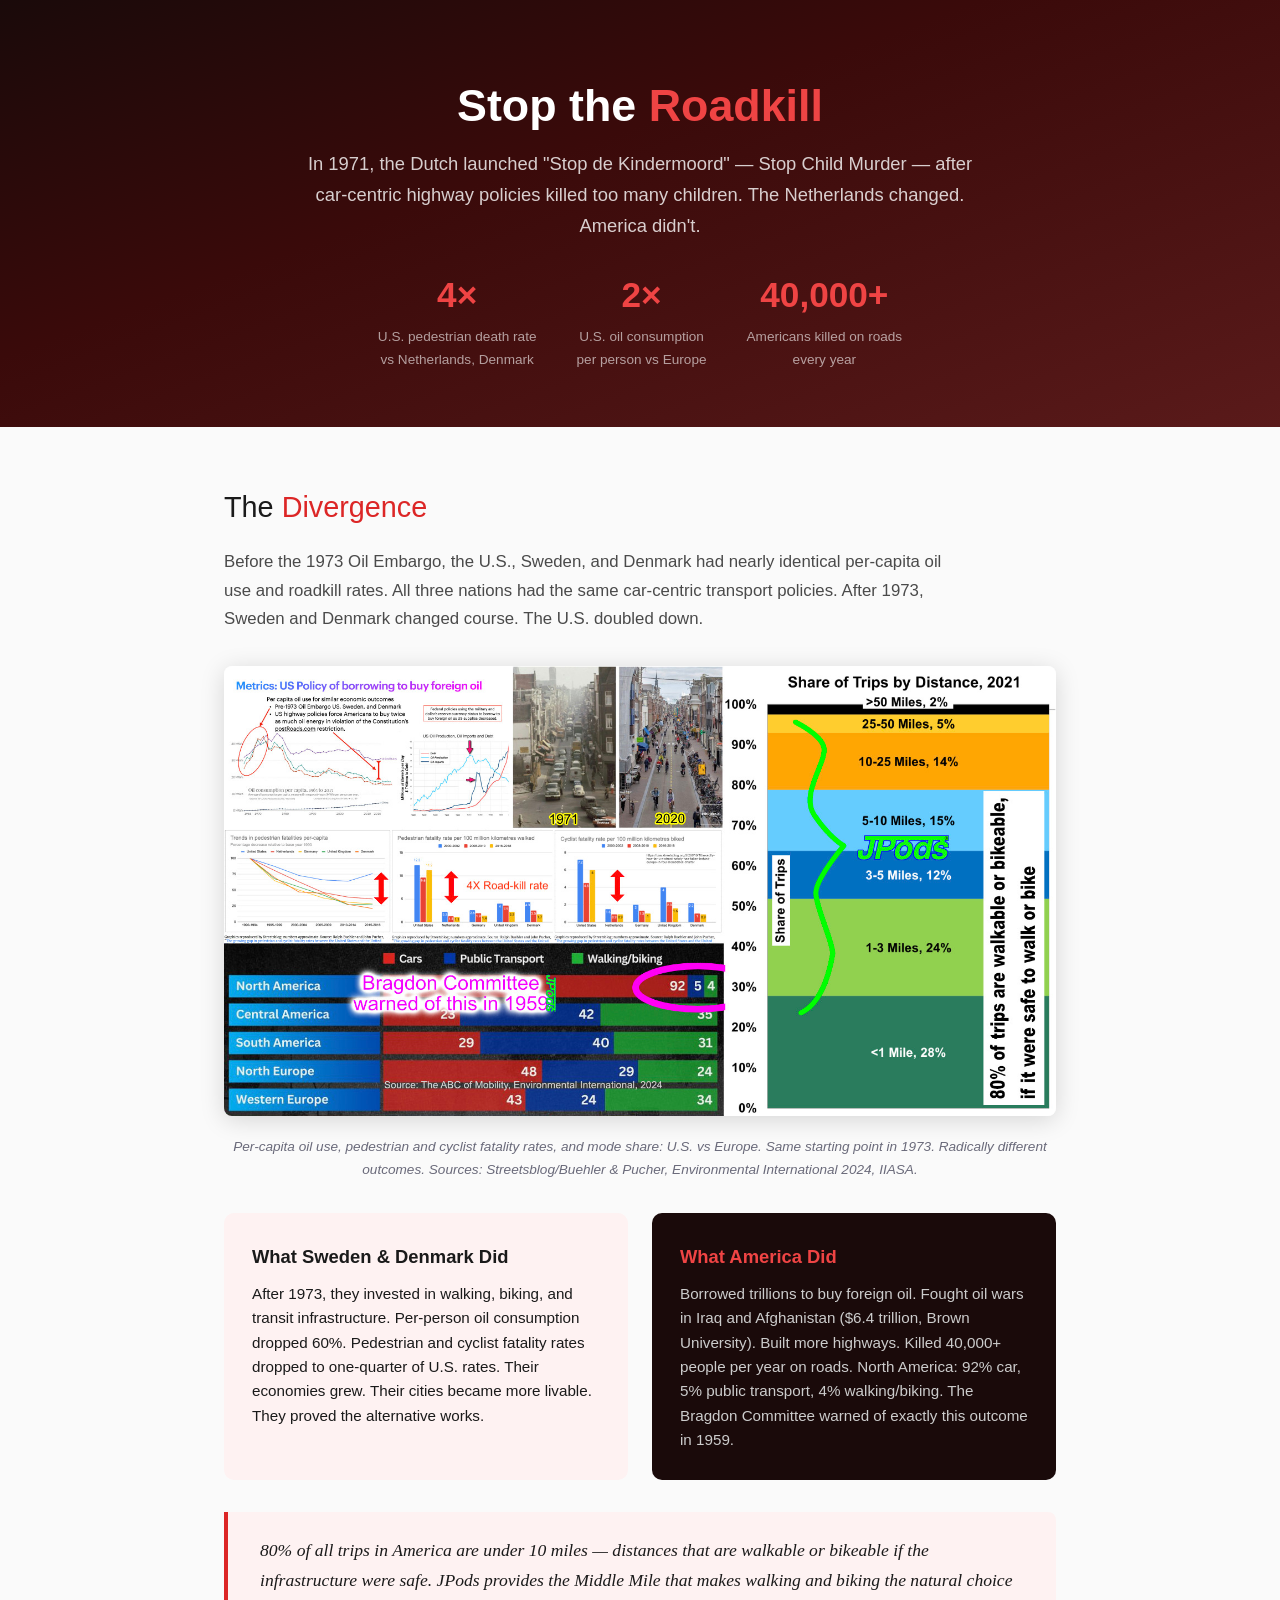
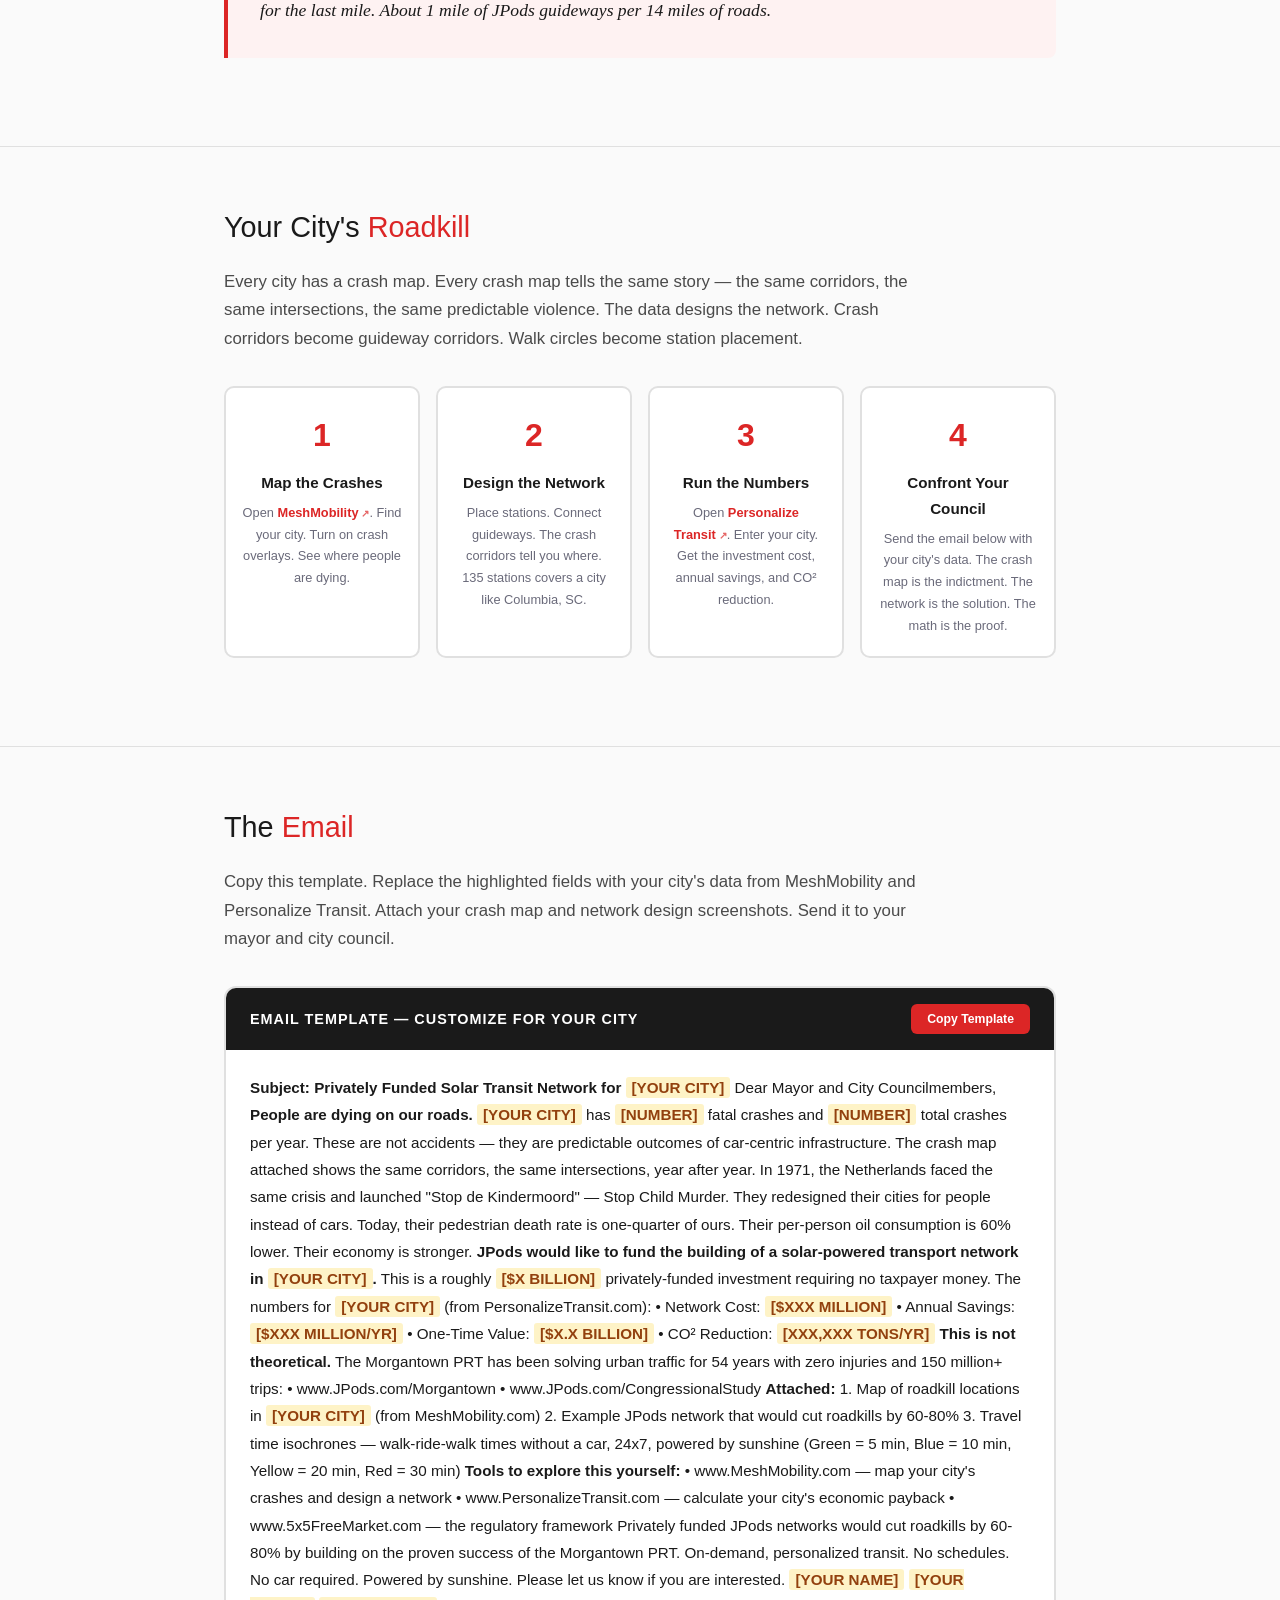
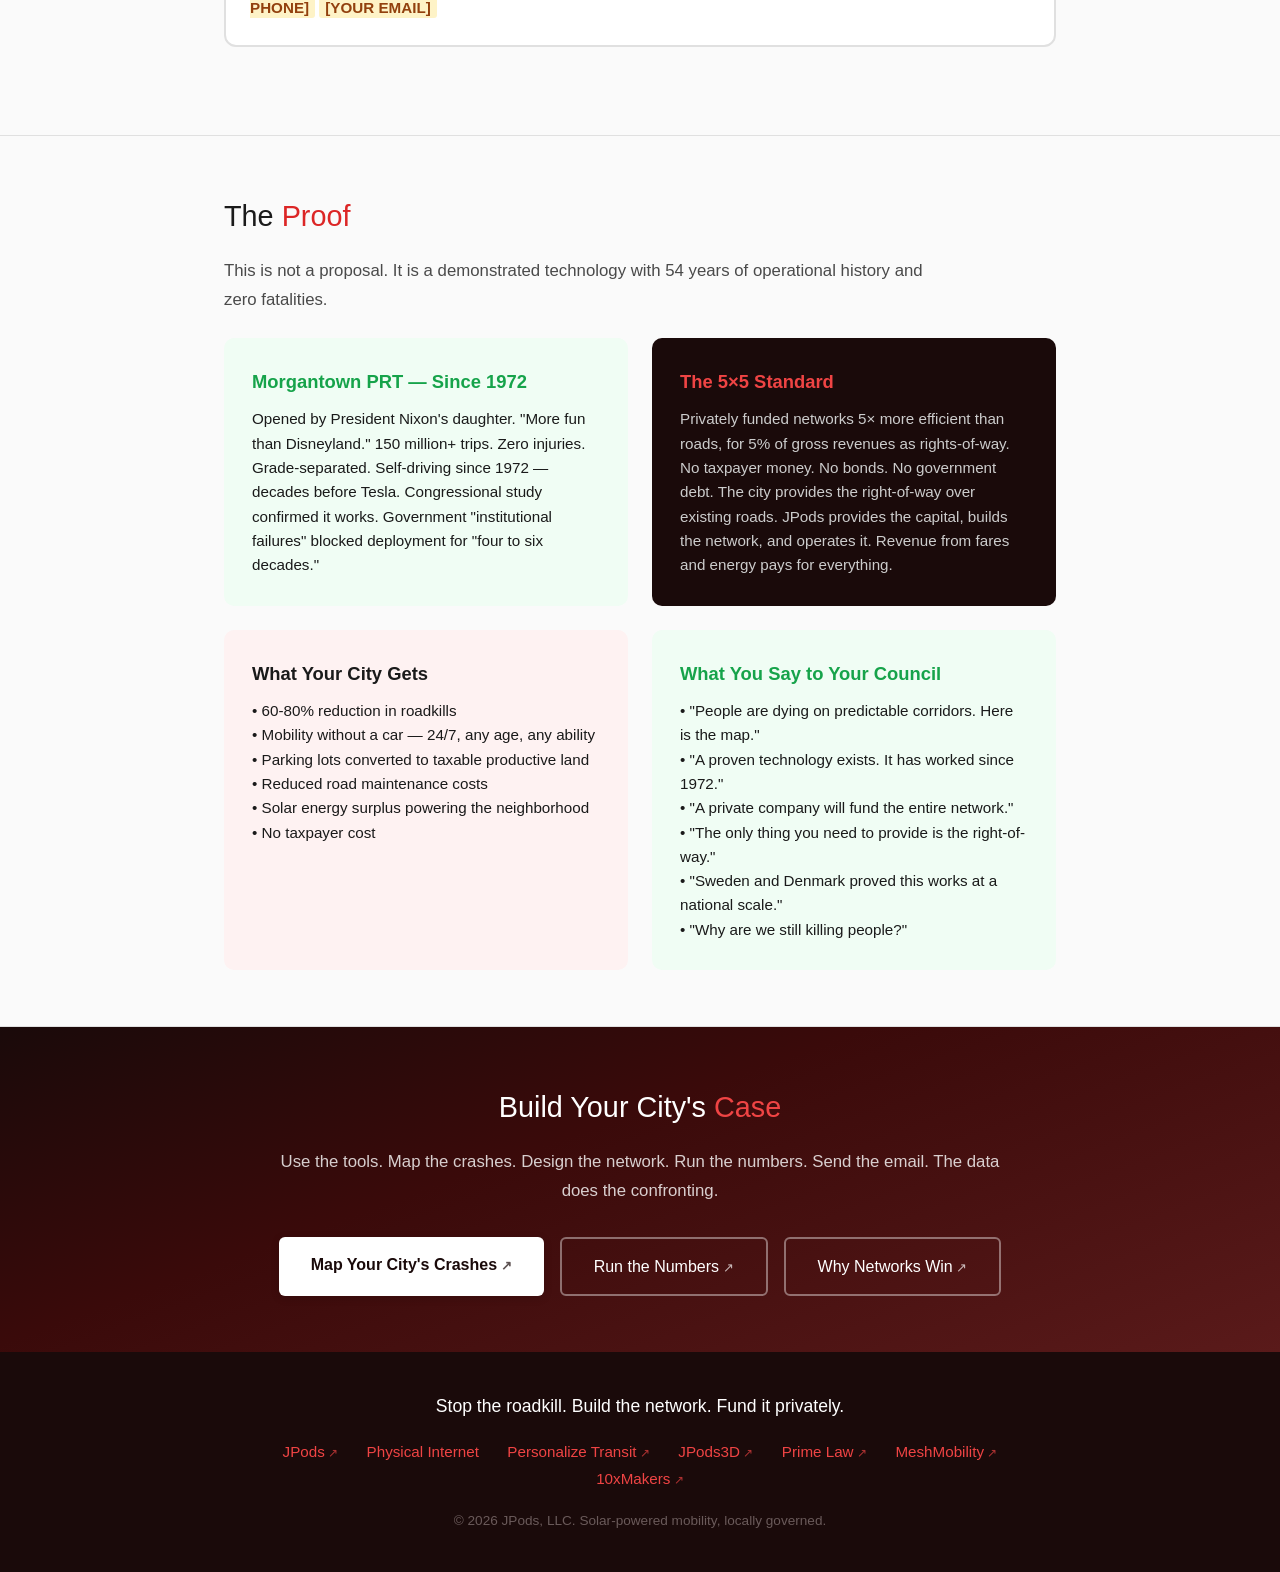
<file: confront.html>
<!DOCTYPE html>
<html lang="en">
<head>
<meta charset="UTF-8">
<meta name="viewport" content="width=device-width, initial-scale=1.0">
<title>Confront Your City — Stop the Roadkill</title>
<meta name="description" content="A template for citizens to confront their city governments with crash data, economic evidence, and a privately-funded alternative to car-centric infrastructure.">
<style>
*, *::before, *::after { box-sizing: border-box; margin: 0; padding: 0; }

body {
  font-family: -apple-system, BlinkMacSystemFont, "Segoe UI", Roboto, sans-serif;
  color: #1a1a1a;
  line-height: 1.7;
  background: #fafafa;
}

a { color: #dc2626; text-decoration: none; }
a:hover { text-decoration: underline; }

.container { max-width: 880px; margin: 0 auto; padding: 0 24px; }

/* ── Hero ── */
.hero {
  background: linear-gradient(160deg, #1a0a0a 0%, #3a0a0a 40%, #5a1a1a 100%);
  color: #fff;
  text-align: center;
  padding: 80px 24px 56px;
}
.hero h1 {
  font-size: 2.8em;
  font-weight: 700;
  margin-bottom: 16px;
  line-height: 1.15;
}
.hero h1 span { color: #ef4444; }
.hero .tagline {
  font-size: 1.15em;
  font-weight: 300;
  color: rgba(255,255,255,0.8);
  max-width: 680px;
  margin: 0 auto 24px;
}
.hero .hero-stats {
  display: flex;
  justify-content: center;
  gap: 40px;
  flex-wrap: wrap;
  margin-top: 24px;
}
.hero .hs { text-align: center; }
.hero .hs .num { font-size: 2.2em; font-weight: 700; color: #ef4444; }
.hero .hs .lbl { font-size: 0.85em; color: rgba(255,255,255,0.6); }

/* ── Sections ── */
section { padding: 56px 0; border-bottom: 1px solid #e0e0e0; }
section:last-of-type { border-bottom: none; }
section h2 {
  font-size: 1.8em;
  font-weight: 400;
  color: #1a1a1a;
  margin-bottom: 16px;
}
section h2 span { color: #dc2626; }
section p.lead {
  font-size: 1.05em;
  color: #4a4a4a;
  max-width: 720px;
  margin-bottom: 24px;
}

/* ── Image blocks ── */
.img-block {
  margin: 32px 0;
  text-align: center;
}
.img-block img {
  max-width: 100%;
  border-radius: 8px;
  box-shadow: 0 4px 24px rgba(0,0,0,0.15);
}
.img-block .caption {
  font-size: 0.85em;
  color: #6a6a7a;
  margin-top: 10px;
  font-style: italic;
}

/* ── Quote ── */
.quote-block {
  background: #fef2f2;
  border-left: 4px solid #dc2626;
  padding: 24px 32px;
  margin: 32px 0;
  border-radius: 0 8px 8px 0;
}
.quote-block p {
  font-style: italic;
  font-family: Georgia, serif;
  font-size: 1.1em;
  color: #1a1a1a;
  margin-bottom: 8px;
}
.quote-block .attr { font-style: normal; font-size: 0.9em; color: #6a6a7a; }

/* ── Parallel cards ── */
.parallel {
  display: grid;
  grid-template-columns: 1fr 1fr;
  gap: 24px;
  margin-top: 24px;
}
.card {
  border-radius: 10px;
  padding: 28px;
}
.card-light { background: #fef2f2; }
.card-dark { background: #1a0a0a; color: #ccc; }
.card-dark h3 { color: #ef4444; }
.card-green { background: #f0fdf4; }
.card-green h3 { color: #16a34a; }
.card h3 { font-size: 1.15em; font-weight: 600; margin-bottom: 10px; }
.card p { font-size: 0.95em; line-height: 1.6; }

/* ── Template email ── */
.template-box {
  background: #fff;
  border: 2px solid #e0e0e0;
  border-radius: 12px;
  margin: 32px 0;
  overflow: hidden;
}
.template-header {
  background: #1a1a1a;
  color: #fff;
  padding: 16px 24px;
  font-weight: 600;
  font-size: 0.9em;
  letter-spacing: 1px;
  text-transform: uppercase;
  display: flex;
  justify-content: space-between;
  align-items: center;
}
.template-header .copy-btn {
  background: #dc2626;
  color: #fff;
  border: none;
  padding: 8px 16px;
  border-radius: 6px;
  font-size: 0.85em;
  font-weight: 600;
  cursor: pointer;
  transition: background 0.15s;
}
.template-header .copy-btn:hover { background: #b91c1c; }
.template-body {
  padding: 24px;
  font-size: 0.95em;
  line-height: 1.8;
}
.template-body .placeholder {
  background: #fef3c7;
  padding: 2px 6px;
  border-radius: 3px;
  font-weight: 600;
  color: #92400e;
}

/* ── Steps ── */
.steps {
  display: grid;
  grid-template-columns: repeat(4, 1fr);
  gap: 16px;
  margin: 32px 0;
}
.step-card {
  background: #fff;
  border: 2px solid #e0e0e0;
  border-radius: 10px;
  padding: 20px 16px;
  text-align: center;
  transition: border-color 0.15s;
}
.step-card:hover { border-color: #dc2626; }
.step-card .step-num {
  font-size: 2em;
  font-weight: 700;
  color: #dc2626;
  margin-bottom: 8px;
}
.step-card h4 { font-size: 0.95em; font-weight: 600; margin-bottom: 6px; }
.step-card p { font-size: 0.8em; color: #6a6a7a; }
.step-card a { color: #dc2626; font-weight: 600; }

/* ── CTA ── */
.cta-section {
  background: linear-gradient(160deg, #1a0a0a 0%, #3a0a0a 40%, #5a1a1a 100%);
  color: #fff;
  text-align: center;
  border-bottom: none;
}
.cta-section h2 { color: #fff; }
.cta-section p.lead { color: rgba(255,255,255,0.8); margin: 0 auto 32px; }
.cta-links { display: flex; gap: 16px; justify-content: center; flex-wrap: wrap; }
.btn-primary {
  background: #fff; color: #1a0a0a; padding: 14px 32px; border-radius: 6px;
  font-weight: 600; text-decoration: none; box-shadow: 0 2px 8px rgba(0,0,0,0.15);
  transition: transform 0.15s;
}
.btn-primary:hover { transform: translateY(-2px); text-decoration: none; }
.btn-secondary {
  background: transparent; color: #fff; padding: 14px 32px; border-radius: 6px;
  font-weight: 500; border: 2px solid rgba(255,255,255,0.4);
  text-decoration: none; transition: opacity 0.15s;
}
.btn-secondary:hover { opacity: 0.85; text-decoration: none; }

/* ── Footer ── */
footer {
  background: #1a0a0a; color: #6a5a5a; text-align: center; padding: 40px 24px;
}
footer .footer-tagline { color: #fff; font-size: 1.1em; margin-bottom: 16px; }
footer .footer-links a { color: #ef4444; margin: 0 12px; font-size: 0.95em; }
footer .copyright { font-size: 0.85em; margin-top: 16px; }

/* ── Responsive ── */
@media (max-width: 700px) {
  .hero h1 { font-size: 2em; }
  .parallel { grid-template-columns: 1fr; }
  .steps { grid-template-columns: repeat(2, 1fr); }
  .cta-links { flex-direction: column; align-items: center; }
  .hero .hero-stats { gap: 24px; }
}
  /* Off-site links open in a new tab and say so */
  a[target="_blank"]::after { content: "\00a0\2197"; font-size: 0.8em; opacity: 0.7; }
</style>
</head>
<body>

<!-- ════════ HERO ════════ -->
<header class="hero">
  <div class="container">
    <h1>Stop the <span>Roadkill</span></h1>
    <p class="tagline">In 1971, the Dutch launched "Stop de Kindermoord" &mdash; Stop Child Murder &mdash; after car-centric highway policies killed too many children. The Netherlands changed. America didn't.</p>
    <div class="hero-stats">
      <div class="hs"><div class="num">4&times;</div><div class="lbl">U.S. pedestrian death rate<br>vs Netherlands, Denmark</div></div>
      <div class="hs"><div class="num">2&times;</div><div class="lbl">U.S. oil consumption<br>per person vs Europe</div></div>
      <div class="hs"><div class="num">40,000+</div><div class="lbl">Americans killed on roads<br>every year</div></div>
    </div>
  </div>
</header>

<!-- ════════ THE DIVERGENCE ════════ -->
<section>
  <div class="container">
    <h2>The <span>Divergence</span></h2>
    <p class="lead">Before the 1973 Oil Embargo, the U.S., Sweden, and Denmark had nearly identical per-capita oil use and roadkill rates. All three nations had the same car-centric transport policies. After 1973, Sweden and Denmark changed course. The U.S. doubled down.</p>

    <div class="img-block">
      <img src="BikeDeaths_Comparison.jpg" alt="US vs Sweden, Denmark — oil consumption, roadkill rates, mode share divergence after 1973">
      <div class="caption">Per-capita oil use, pedestrian and cyclist fatality rates, and mode share: U.S. vs Europe. Same starting point in 1973. Radically different outcomes. Sources: Streetsblog/Buehler &amp; Pucher, Environmental International 2024, IIASA.</div>
    </div>

    <div class="parallel">
      <div class="card card-light">
        <h3>What Sweden &amp; Denmark Did</h3>
        <p>After 1973, they invested in walking, biking, and transit infrastructure. Per-person oil consumption dropped 60%. Pedestrian and cyclist fatality rates dropped to one-quarter of U.S. rates. Their economies grew. Their cities became more livable. They proved the alternative works.</p>
      </div>
      <div class="card card-dark">
        <h3>What America Did</h3>
        <p>Borrowed trillions to buy foreign oil. Fought oil wars in Iraq and Afghanistan ($6.4 trillion, Brown University). Built more highways. Killed 40,000+ people per year on roads. North America: 92% car, 5% public transport, 4% walking/biking. The Bragdon Committee warned of exactly this outcome in 1959.</p>
      </div>
    </div>

    <div class="quote-block">
      <p>80% of all trips in America are under 10 miles &mdash; distances that are walkable or bikeable if the infrastructure were safe. JPods provides the Middle Mile that makes walking and biking the natural choice for the last mile. About 1 mile of JPods guideways per 14 miles of roads.</p>
    </div>
  </div>
</section>

<!-- ════════ YOUR CITY'S ROADKILL ════════ -->
<section>
  <div class="container">
    <h2>Your City's <span>Roadkill</span></h2>
    <p class="lead">Every city has a crash map. Every crash map tells the same story &mdash; the same corridors, the same intersections, the same predictable violence. The data designs the network. Crash corridors become guideway corridors. Walk circles become station placement.</p>

    <div class="steps">
      <div class="step-card">
        <div class="step-num">1</div>
        <h4>Map the Crashes</h4>
        <p>Open <a href="https://meshmobility.com" target="_blank" rel="noopener">MeshMobility</a>. Find your city. Turn on crash overlays. See where people are dying.</p>
      </div>
      <div class="step-card">
        <div class="step-num">2</div>
        <h4>Design the Network</h4>
        <p>Place stations. Connect guideways. The crash corridors tell you where. 135 stations covers a city like Columbia, SC.</p>
      </div>
      <div class="step-card">
        <div class="step-num">3</div>
        <h4>Run the Numbers</h4>
        <p>Open <a href="https://personalizetransit.com" target="_blank" rel="noopener">Personalize Transit</a>. Enter your city. Get the investment cost, annual savings, and CO&sup2; reduction.</p>
      </div>
      <div class="step-card">
        <div class="step-num">4</div>
        <h4>Confront Your Council</h4>
        <p>Send the email below with your city's data. The crash map is the indictment. The network is the solution. The math is the proof.</p>
      </div>
    </div>
  </div>
</section>

<!-- ════════ THE TEMPLATE ════════ -->
<section>
  <div class="container">
    <h2>The <span>Email</span></h2>
    <p class="lead">Copy this template. Replace the highlighted fields with your city's data from MeshMobility and Personalize Transit. Attach your crash map and network design screenshots. Send it to your mayor and city council.</p>

    <div class="template-box">
      <div class="template-header">
        Email Template — Customize for Your City
        <button class="copy-btn" onclick="copyTemplate()">Copy Template</button>
      </div>
      <div class="template-body" id="emailTemplate">
<strong>Subject: Privately Funded Solar Transit Network for <span class="placeholder">[YOUR CITY]</span></strong>

Dear Mayor and City Councilmembers,

<strong>People are dying on our roads.</strong> <span class="placeholder">[YOUR CITY]</span> has <span class="placeholder">[NUMBER]</span> fatal crashes and <span class="placeholder">[NUMBER]</span> total crashes per year. These are not accidents &mdash; they are predictable outcomes of car-centric infrastructure. The crash map attached shows the same corridors, the same intersections, year after year.

In 1971, the Netherlands faced the same crisis and launched "Stop de Kindermoord" &mdash; Stop Child Murder. They redesigned their cities for people instead of cars. Today, their pedestrian death rate is one-quarter of ours. Their per-person oil consumption is 60% lower. Their economy is stronger.

<strong>JPods would like to fund the building of a solar-powered transport network in <span class="placeholder">[YOUR CITY]</span>.</strong> This is a roughly <span class="placeholder">[$X BILLION]</span> privately-funded investment requiring no taxpayer money.

The numbers for <span class="placeholder">[YOUR CITY]</span> (from PersonalizeTransit.com):
&bull; Network Cost: <span class="placeholder">[$XXX MILLION]</span>
&bull; Annual Savings: <span class="placeholder">[$XXX MILLION/YR]</span>
&bull; One-Time Value: <span class="placeholder">[$X.X BILLION]</span>
&bull; CO&sup2; Reduction: <span class="placeholder">[XXX,XXX TONS/YR]</span>

<strong>This is not theoretical.</strong> The Morgantown PRT has been solving urban traffic for 54 years with zero injuries and 150 million+ trips:
&bull; www.JPods.com/Morgantown
&bull; www.JPods.com/CongressionalStudy

<strong>Attached:</strong>
1. Map of roadkill locations in <span class="placeholder">[YOUR CITY]</span> (from MeshMobility.com)
2. Example JPods network that would cut roadkills by 60-80%
3. Travel time isochrones &mdash; walk-ride-walk times without a car, 24x7, powered by sunshine
   (Green = 5 min, Blue = 10 min, Yellow = 20 min, Red = 30 min)

<strong>Tools to explore this yourself:</strong>
&bull; www.MeshMobility.com &mdash; map your city's crashes and design a network
&bull; www.PersonalizeTransit.com &mdash; calculate your city's economic payback
&bull; www.5x5FreeMarket.com &mdash; the regulatory framework

Privately funded JPods networks would cut roadkills by 60-80% by building on the proven success of the Morgantown PRT. On-demand, personalized transit. No schedules. No car required. Powered by sunshine.

Please let us know if you are interested.

<span class="placeholder">[YOUR NAME]</span>
<span class="placeholder">[YOUR PHONE]</span>
<span class="placeholder">[YOUR EMAIL]</span>
      </div>
    </div>
  </div>
</section>

<!-- ════════ THE PROOF ════════ -->
<section>
  <div class="container">
    <h2>The <span>Proof</span></h2>
    <p class="lead">This is not a proposal. It is a demonstrated technology with 54 years of operational history and zero fatalities.</p>

    <div class="parallel">
      <div class="card card-green">
        <h3>Morgantown PRT &mdash; Since 1972</h3>
        <p>Opened by President Nixon's daughter. "More fun than Disneyland." 150 million+ trips. Zero injuries. Grade-separated. Self-driving since 1972 &mdash; decades before Tesla. Congressional study confirmed it works. Government "institutional failures" blocked deployment for "four to six decades."</p>
      </div>
      <div class="card card-dark">
        <h3>The 5&times;5 Standard</h3>
        <p>Privately funded networks 5&times; more efficient than roads, for 5% of gross revenues as rights-of-way. No taxpayer money. No bonds. No government debt. The city provides the right-of-way over existing roads. JPods provides the capital, builds the network, and operates it. Revenue from fares and energy pays for everything.</p>
      </div>
    </div>

    <div class="parallel" style="margin-top: 24px;">
      <div class="card card-light">
        <h3>What Your City Gets</h3>
        <p>&bull; 60-80% reduction in roadkills<br>
        &bull; Mobility without a car &mdash; 24/7, any age, any ability<br>
        &bull; Parking lots converted to taxable productive land<br>
        &bull; Reduced road maintenance costs<br>
        &bull; Solar energy surplus powering the neighborhood<br>
        &bull; No taxpayer cost</p>
      </div>
      <div class="card card-green">
        <h3>What You Say to Your Council</h3>
        <p>&bull; "People are dying on predictable corridors. Here is the map."<br>
        &bull; "A proven technology exists. It has worked since 1972."<br>
        &bull; "A private company will fund the entire network."<br>
        &bull; "The only thing you need to provide is the right-of-way."<br>
        &bull; "Sweden and Denmark proved this works at a national scale."<br>
        &bull; "Why are we still killing people?"</p>
      </div>
    </div>
  </div>
</section>

<!-- ════════ CTA ════════ -->
<section class="cta-section">
  <div class="container">
    <h2>Build Your City's <span style="color: #ef4444;">Case</span></h2>
    <p class="lead">Use the tools. Map the crashes. Design the network. Run the numbers. Send the email. The data does the confronting.</p>
    <div class="cta-links">
      <a href="https://meshmobility.com" class="btn-primary" target="_blank" rel="noopener">Map Your City's Crashes</a>
      <a href="https://personalizetransit.com" class="btn-secondary" target="_blank" rel="noopener">Run the Numbers</a>
      <a href="https://primelawofnetworks.com" class="btn-secondary" target="_blank" rel="noopener">Why Networks Win</a>
    </div>
  </div>
</section>

<!-- ════════ FOOTER ════════ -->
<footer>
  <div class="container">
    <div class="footer-tagline">Stop the roadkill. Build the network. Fund it privately.</div>
    <div class="footer-links">
      <a href="https://jpods.com" target="_blank" rel="noopener">JPods</a>
      <a href="https://physicalinternet.com">Physical Internet</a>
      <a href="https://personalizetransit.com" target="_blank" rel="noopener">Personalize Transit</a>
      <a href="https://jpods3d.com" target="_blank" rel="noopener">JPods3D</a>
      <a href="https://primelawofnetworks.com" target="_blank" rel="noopener">Prime Law</a>
      <a href="https://meshmobility.com" target="_blank" rel="noopener">MeshMobility</a>
      <a href="https://10xmakers.com" target="_blank" rel="noopener">10xMakers</a>
    </div>
    <div class="copyright">&copy; 2026 JPods, LLC. Solar-powered mobility, locally governed.</div>
  </div>
</footer>

<script>
function copyTemplate() {
  const el = document.getElementById('emailTemplate');
  const text = el.innerText;
  navigator.clipboard.writeText(text).then(() => {
    const btn = document.querySelector('.copy-btn');
    btn.textContent = '✓ Copied';
    setTimeout(() => { btn.textContent = 'Copy Template'; }, 2000);
  });
}
</script>

</body>
</html>
</file>
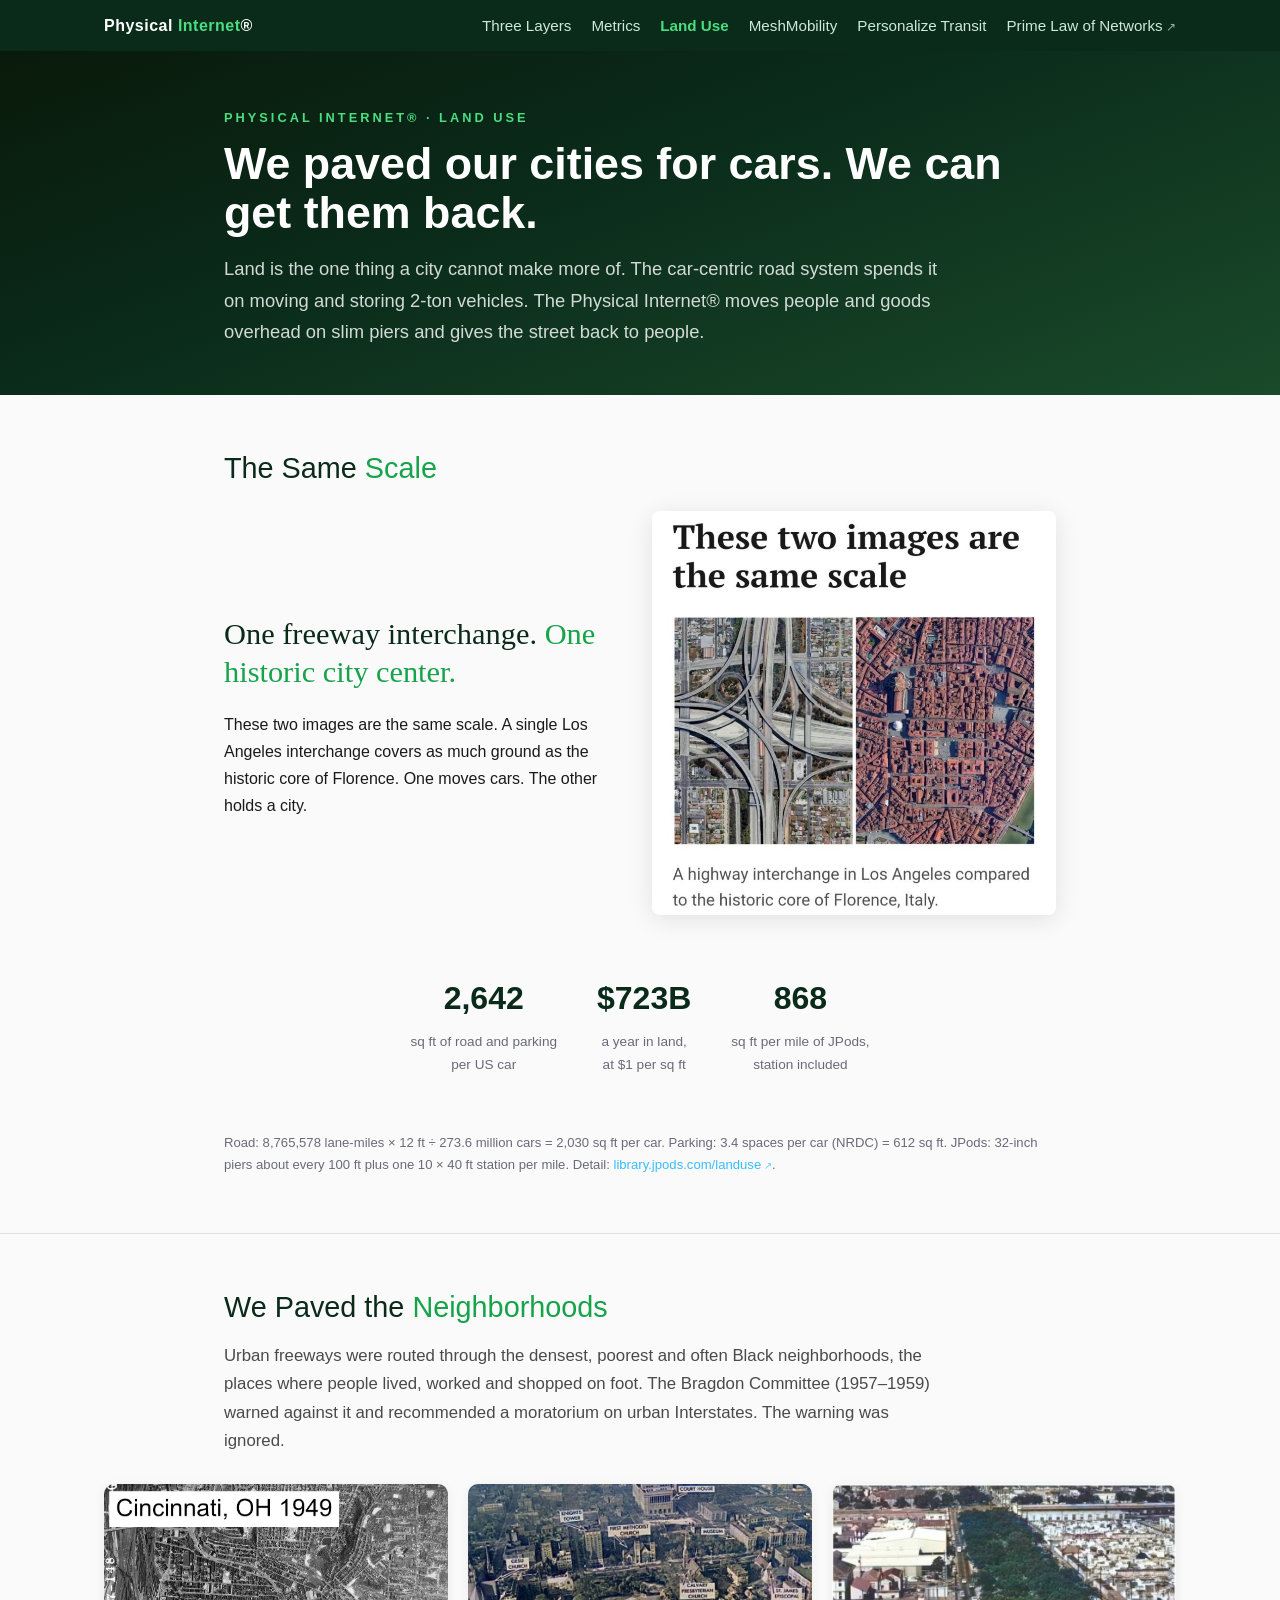
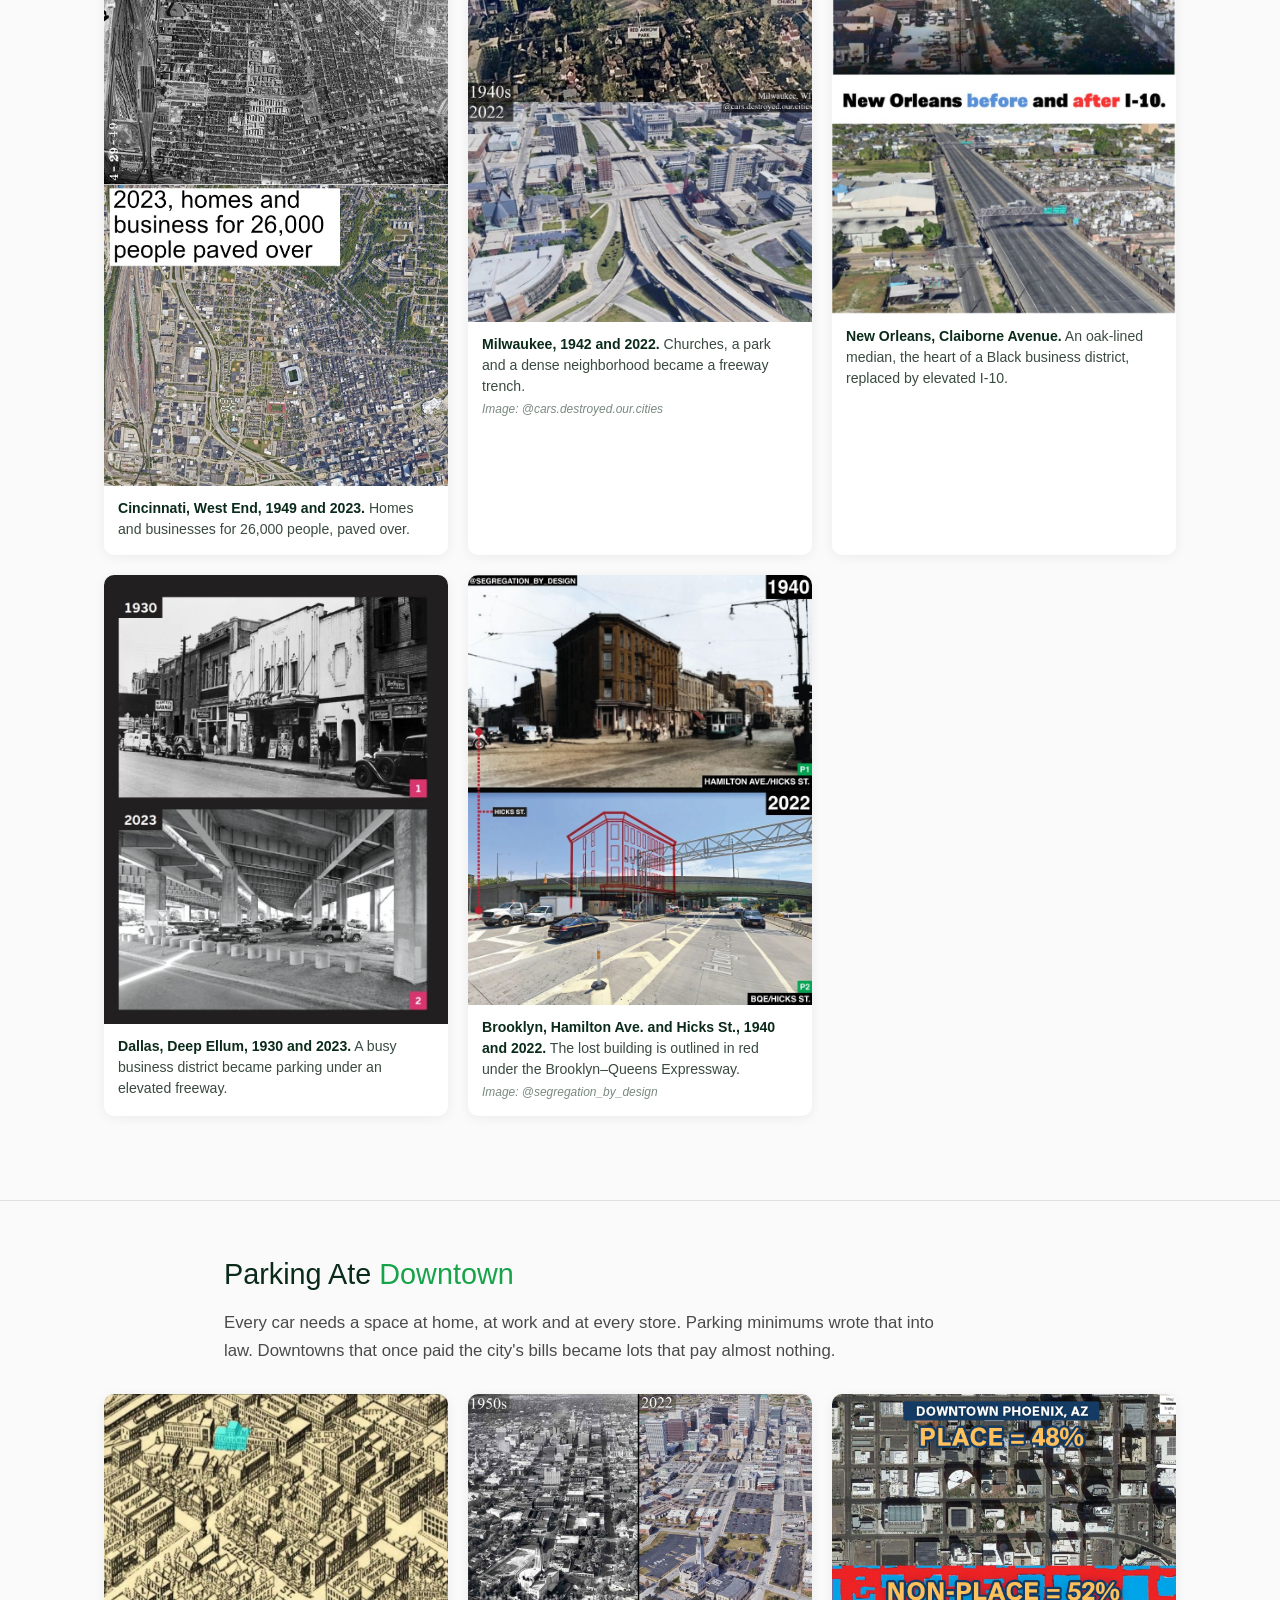
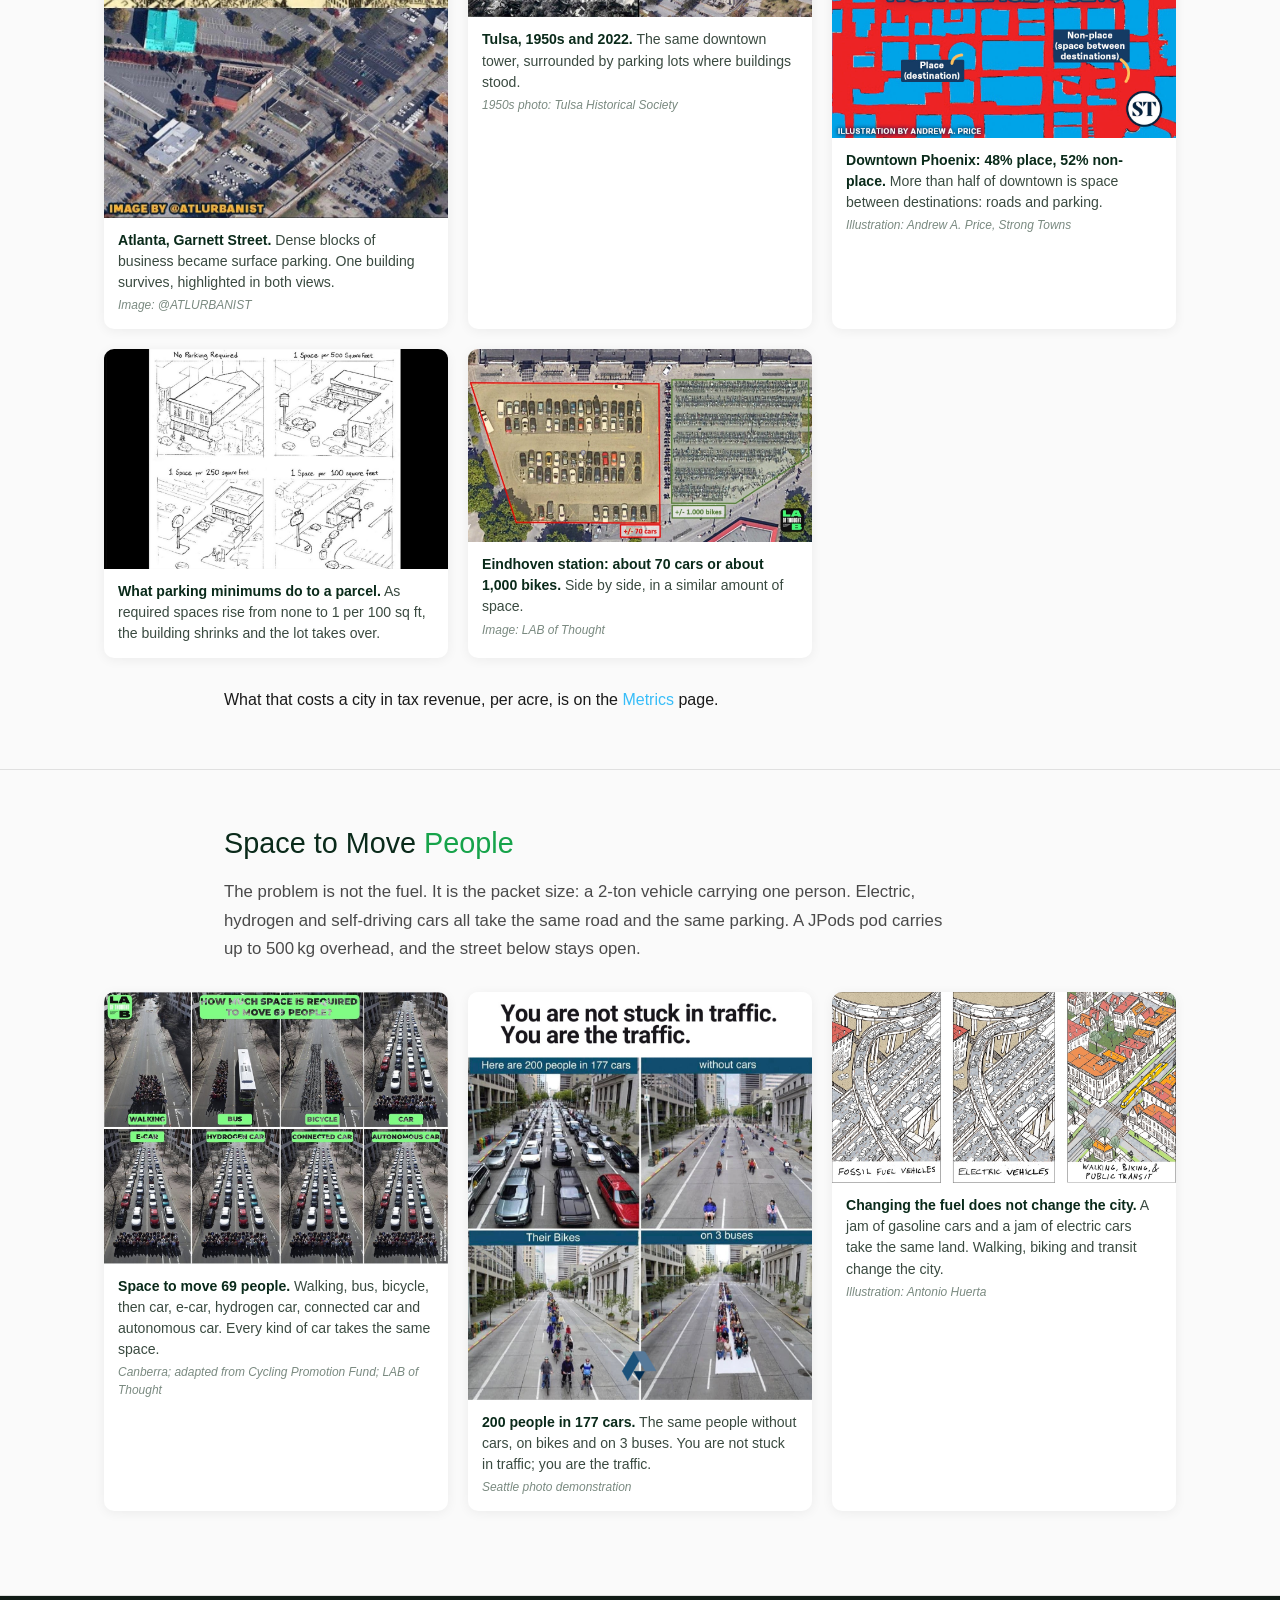
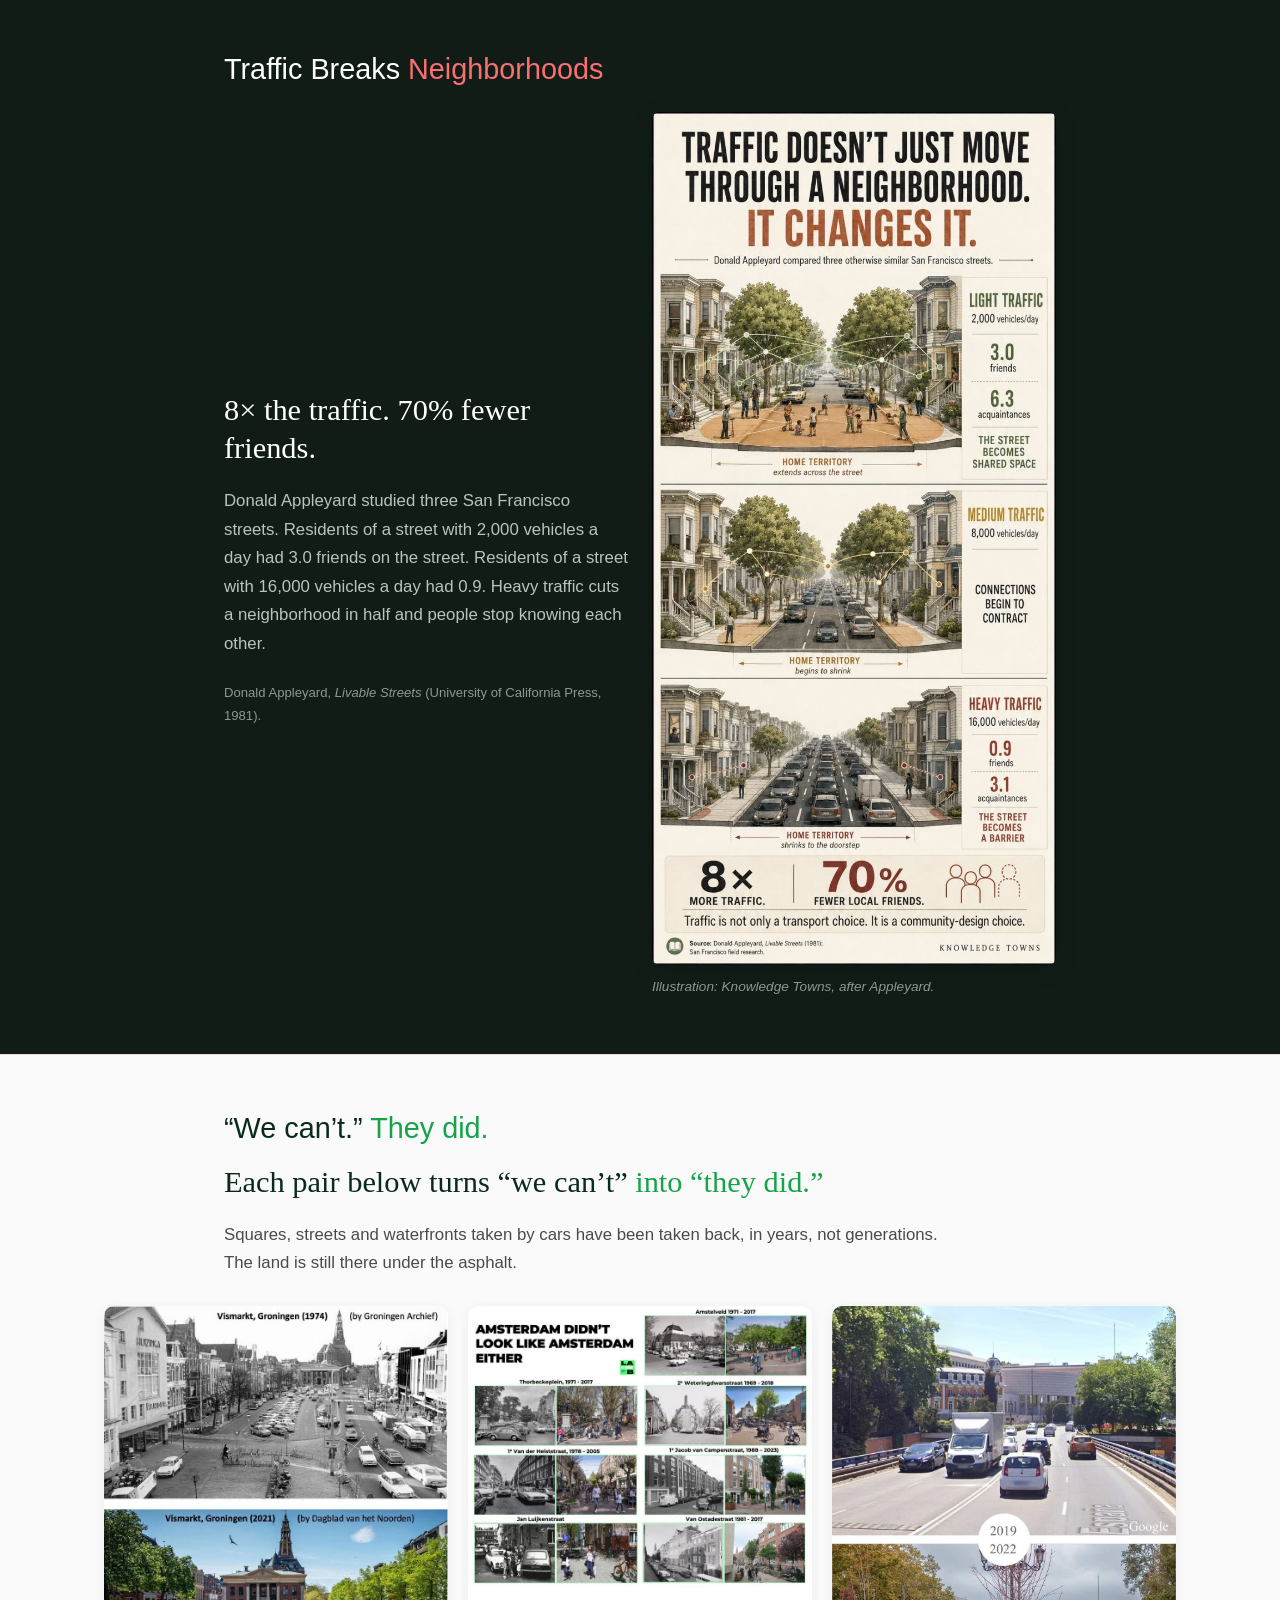
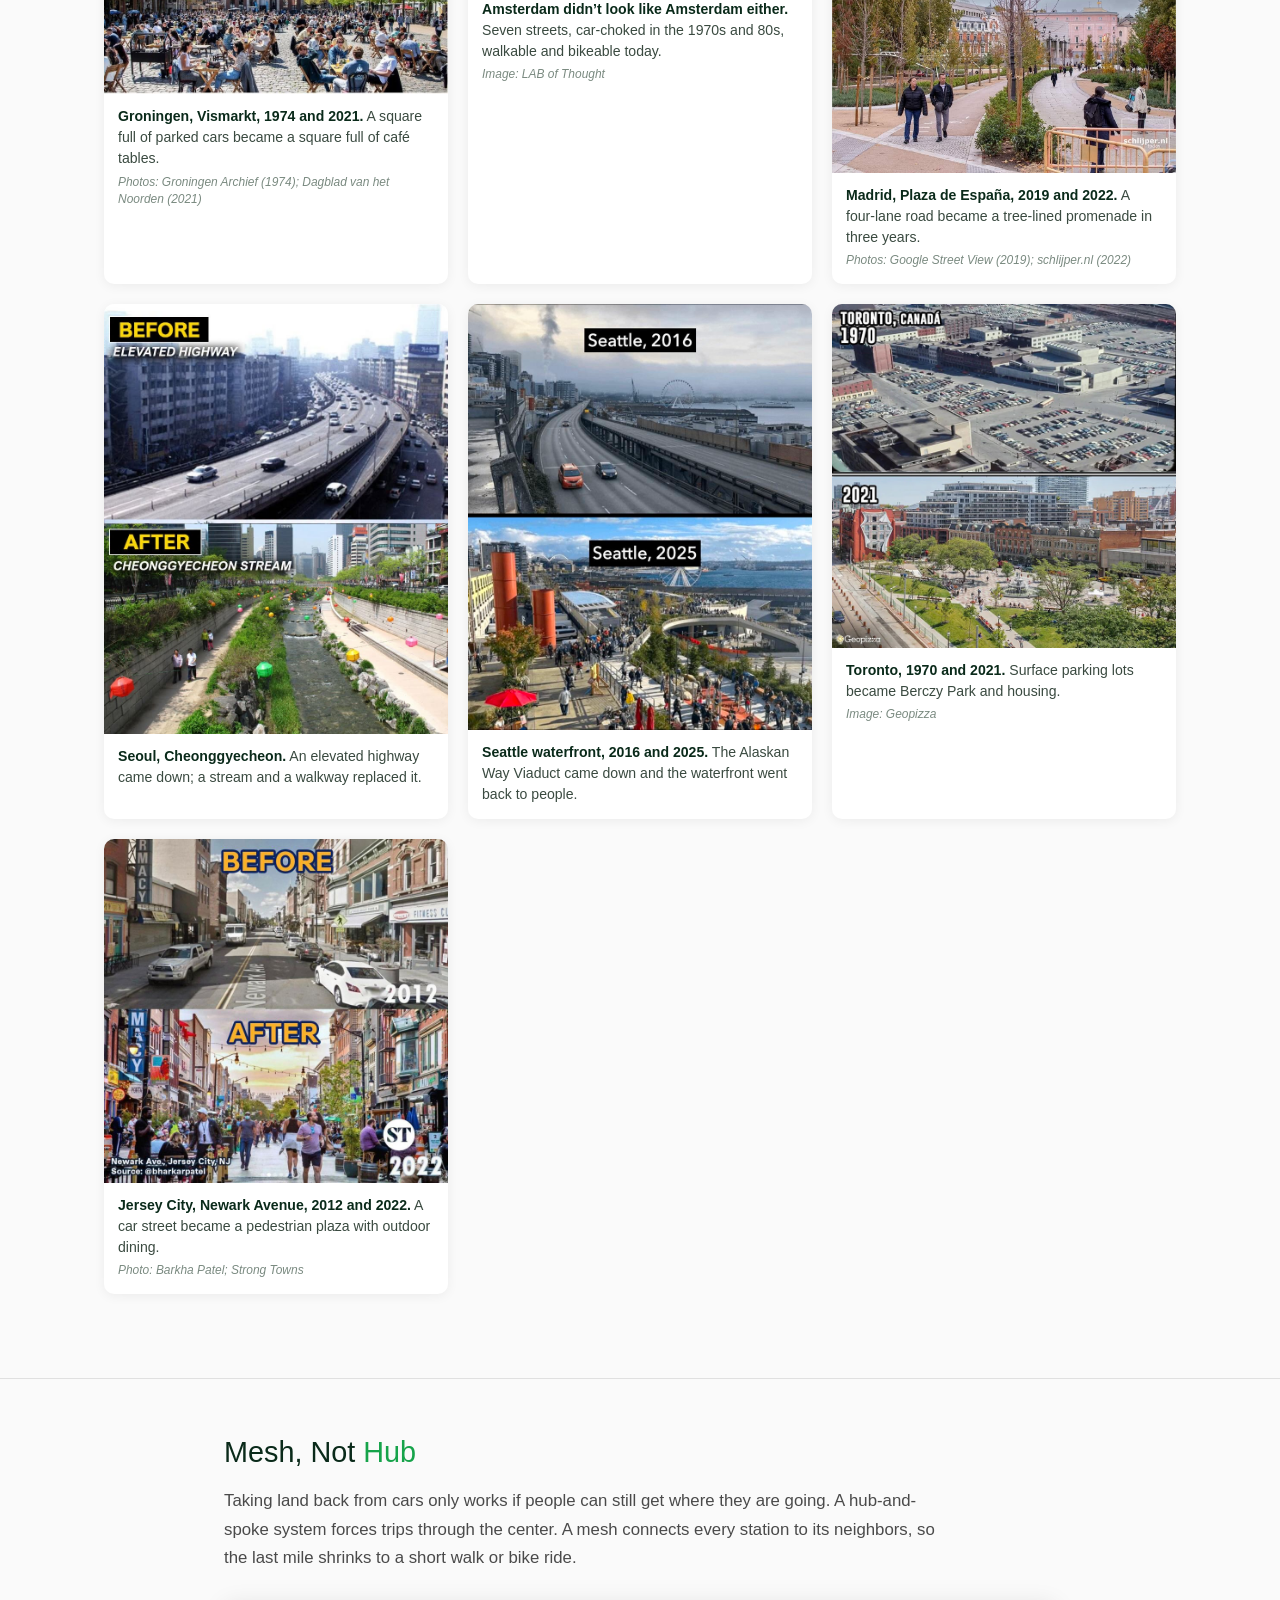
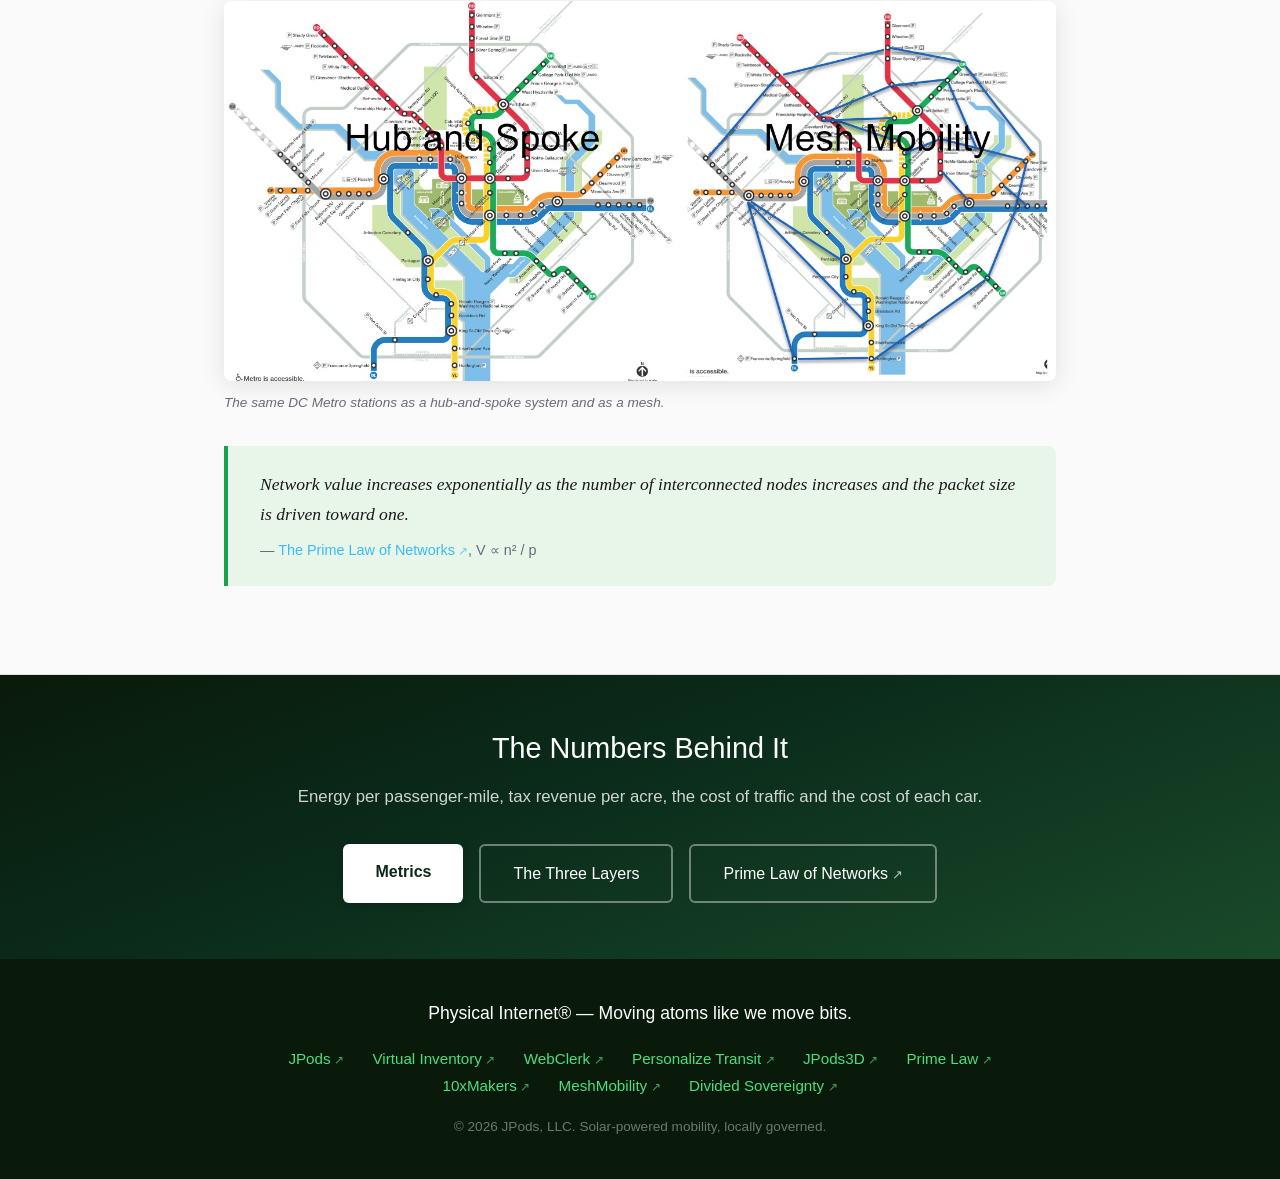
<file: landuse.html>
<!DOCTYPE html>
<html lang="en">
<head>
<meta charset="UTF-8">
<meta name="viewport" content="width=device-width, initial-scale=1.0">
<title>Land Use — Physical Internet®</title>
<meta name="description" content="How American cities paved neighborhoods and downtowns for cars, how much land cars take per person moved, and the cities that got their land back.">
<link rel="stylesheet" href="site.css">
</head>
<body>

<nav class="topnav" aria-label="Site">
  <div class="inner">
    <a class="brand" href="index.html">Physical <span>Internet</span>&reg;</a>
    <div class="links">
      <a href="index.html">Three Layers</a>
      <a href="metrics.html">Metrics</a>
      <a href="landuse.html" aria-current="page">Land Use</a>
      <a href="meshmobility.html">MeshMobility</a>
      <a href="personalizetransit.html">Personalize Transit</a>
      <a href="https://primelawofnetworks.com" target="_blank" rel="noopener">Prime Law of Networks</a>
    </div>
  </div>
</nav>

<header class="page-hero">
  <div class="container">
    <div class="eyebrow">Physical Internet&reg; &middot; Land Use</div>
    <h1>We paved our cities for cars. We can get them back.</h1>
    <p>Land is the one thing a city cannot make more of. The car-centric road system spends it on moving and storing 2-ton vehicles. The Physical Internet&reg; moves people and goods overhead on slim piers and gives the street back to people.</p>
  </div>
</header>

<!-- ════════ SAME SCALE ════════ -->
<section>
  <div class="container">
    <h2>The Same <span>Scale</span></h2>
    <div class="parallel" style="align-items:center">
      <div>
        <p class="big-line">One freeway interchange. <em>One historic city center.</em></p>
        <p>These two images are the same scale. A single Los Angeles interchange covers as much ground as the historic core of Florence. One moves cars. The other holds a city.</p>
      </div>
      <figure class="figure" style="margin:0">
        <a href="img/lu/same-scale-la-florence.jpg"><img src="img/lu/same-scale-la-florence.jpg" width="800" height="800" loading="lazy" alt="A Los Angeles freeway interchange beside the historic core of Florence, Italy, at the same scale"></a>
      </figure>
    </div>

    <div class="stats">
      <div class="stat"><div class="number">2,642</div><div class="label">sq ft of road and parking<br>per US car</div></div>
      <div class="stat"><div class="number">$723B</div><div class="label">a year in land,<br>at $1 per sq ft</div></div>
      <div class="stat"><div class="number">868</div><div class="label">sq ft per mile of JPods,<br>station included</div></div>
    </div>
    <p class="source">Road: 8,765,578 lane-miles &times; 12 ft &divide; 273.6 million cars = 2,030 sq ft per car. Parking: 3.4 spaces per car (NRDC) = 612 sq ft. JPods: 32-inch piers about every 100 ft plus one 10 &times; 40 ft station per mile. Detail: <a href="https://library.jpods.com/landuse/" target="_blank" rel="noopener">library.jpods.com/landuse</a>.</p>
  </div>
</section>

<!-- ════════ WE PAVED THE NEIGHBORHOODS ════════ -->
<section>
  <div class="container">
    <h2>We Paved the <span>Neighborhoods</span></h2>
    <p class="lead">Urban freeways were routed through the densest, poorest and often Black neighborhoods, the places where people lived, worked and shopped on foot. The Bragdon Committee (1957&ndash;1959) warned against it and recommended a moratorium on urban Interstates. The warning was ignored.</p>
  </div>
  <div class="wide">
    <div class="gallery">
      <figure>
        <a href="img/lu/cincinnati-1949-2023.jpg"><img src="img/lu/cincinnati-1949-2023.jpg" width="1023" height="1792" loading="lazy" alt="Cincinnati, West End, 1949 and 2023."></a>
        <figcaption><strong>Cincinnati, West End, 1949 and 2023.</strong> Homes and businesses for 26,000 people, paved over.</figcaption>
      </figure>
      <figure>
        <a href="img/lu/milwaukee-1942-2022.jpg"><img src="img/lu/milwaukee-1942-2022.jpg" width="800" height="1019" loading="lazy" alt="Milwaukee, 1942 and 2022."></a>
        <figcaption><strong>Milwaukee, 1942 and 2022.</strong> Churches, a park and a dense neighborhood became a freeway trench.<span class="credit">Image: @cars.destroyed.our.cities</span></figcaption>
      </figure>
      <figure>
        <a href="img/lu/new-orleans-claiborne-i10.jpg"><img src="img/lu/new-orleans-claiborne-i10.jpg" width="800" height="1000" loading="lazy" alt="New Orleans, Claiborne Avenue."></a>
        <figcaption><strong>New Orleans, Claiborne Avenue.</strong> An oak-lined median, the heart of a Black business district, replaced by elevated I-10.</figcaption>
      </figure>
      <figure>
        <a href="img/lu/dallas-deep-ellum-1930-2023.jpg"><img src="img/lu/dallas-deep-ellum-1930-2023.jpg" width="800" height="1046" loading="lazy" alt="Dallas, Deep Ellum, 1930 and 2023."></a>
        <figcaption><strong>Dallas, Deep Ellum, 1930 and 2023.</strong> A busy business district became parking under an elevated freeway.</figcaption>
      </figure>
      <figure>
        <a href="img/lu/brooklyn-bqe-1940-2022.jpg"><img src="img/lu/brooklyn-bqe-1940-2022.jpg" width="800" height="1000" loading="lazy" alt="Brooklyn, Hamilton Ave. and Hicks St., 1940 and 2022."></a>
        <figcaption><strong>Brooklyn, Hamilton Ave. and Hicks St., 1940 and 2022.</strong> The lost building is outlined in red under the Brooklyn&ndash;Queens Expressway.<span class="credit">Image: @segregation_by_design</span></figcaption>
      </figure>
    </div>
  </div>
</section>

<!-- ════════ PARKING ATE DOWNTOWN ════════ -->
<section>
  <div class="container">
    <h2>Parking Ate <span>Downtown</span></h2>
    <p class="lead">Every car needs a space at home, at work and at every store. Parking minimums wrote that into law. Downtowns that once paid the city's bills became lots that pay almost nothing.</p>
  </div>
  <div class="wide">
    <div class="gallery">
      <figure>
        <a href="img/lu/atlanta-garnett-st-parking.jpg"><img src="img/lu/atlanta-garnett-st-parking.jpg" width="828" height="1021" loading="lazy" alt="Atlanta, Garnett Street."></a>
        <figcaption><strong>Atlanta, Garnett Street.</strong> Dense blocks of business became surface parking. One building survives, highlighted in both views.<span class="credit">Image: @ATLURBANIST</span></figcaption>
      </figure>
      <figure>
        <a href="img/lu/tulsa-1950s-2022.jpg"><img src="img/lu/tulsa-1950s-2022.jpg" width="1080" height="702" loading="lazy" alt="Tulsa, 1950s and 2022."></a>
        <figcaption><strong>Tulsa, 1950s and 2022.</strong> The same downtown tower, surrounded by parking lots where buildings stood.<span class="credit">1950s photo: Tulsa Historical Society</span></figcaption>
      </figure>
      <figure>
        <a href="img/lu/phoenix-place-nonplace.jpg"><img src="img/lu/phoenix-place-nonplace.jpg" width="1080" height="1080" loading="lazy" alt="Downtown Phoenix: 48% place, 52% non-place."></a>
        <figcaption><strong>Downtown Phoenix: 48% place, 52% non-place.</strong> More than half of downtown is space between destinations: roads and parking.<span class="credit">Illustration: Andrew A. Price, Strong Towns</span></figcaption>
      </figure>
      <figure>
        <a href="img/lu/parking-minimums-parcel.jpg"><img src="img/lu/parking-minimums-parcel.jpg" width="1200" height="766" loading="lazy" alt="What parking minimums do to a parcel."></a>
        <figcaption><strong>What parking minimums do to a parcel.</strong> As required spaces rise from none to 1 per 100 sq ft, the building shrinks and the lot takes over.</figcaption>
      </figure>
      <figure>
        <a href="img/lu/eindhoven-car-vs-bike-parking.jpg"><img src="img/lu/eindhoven-car-vs-bike-parking.jpg" width="1200" height="673" loading="lazy" alt="Eindhoven station: about 70 cars or about 1,000 bikes."></a>
        <figcaption><strong>Eindhoven station: about 70 cars or about 1,000 bikes.</strong> Side by side, in a similar amount of space.<span class="credit">Image: LAB of Thought</span></figcaption>
      </figure>
    </div>
  </div>
  <div class="container">
    <p>What that costs a city in tax revenue, per acre, is on the <a href="metrics.html#per-acre">Metrics</a> page.</p>
  </div>
</section>

<!-- ════════ SPACE TO MOVE PEOPLE ════════ -->
<section>
  <div class="container">
    <h2>Space to Move <span>People</span></h2>
    <p class="lead">The problem is not the fuel. It is the packet size: a 2-ton vehicle carrying one person. Electric, hydrogen and self-driving cars all take the same road and the same parking. A JPods pod carries up to 500&thinsp;kg overhead, and the street below stays open.</p>
  </div>
  <div class="wide">
    <div class="gallery">
      <figure>
        <a href="img/lu/space-to-move-69-people.jpg"><img src="img/lu/space-to-move-69-people.jpg" width="1200" height="947" loading="lazy" alt="Space to move 69 people."></a>
        <figcaption><strong>Space to move 69 people.</strong> Walking, bus, bicycle, then car, e-car, hydrogen car, connected car and autonomous car. Every kind of car takes the same space.<span class="credit">Canberra; adapted from Cycling Promotion Fund; LAB of Thought</span></figcaption>
      </figure>
      <figure>
        <a href="img/lu/seattle-200-people.jpg"><img src="img/lu/seattle-200-people.jpg" width="1080" height="1281" loading="lazy" alt="200 people in 177 cars."></a>
        <figcaption><strong>200 people in 177 cars.</strong> The same people without cars, on bikes and on 3 buses. You are not stuck in traffic; you are the traffic.<span class="credit">Seattle photo demonstration</span></figcaption>
      </figure>
      <figure>
        <a href="img/lu/fossil-electric-walking.jpg"><img src="img/lu/fossil-electric-walking.jpg" width="1200" height="667" loading="lazy" alt="Changing the fuel does not change the city."></a>
        <figcaption><strong>Changing the fuel does not change the city.</strong> A jam of gasoline cars and a jam of electric cars take the same land. Walking, biking and transit change the city.<span class="credit">Illustration: Antonio Huerta</span></figcaption>
      </figure>
    </div>
  </div>
</section>

<!-- ════════ TRAFFIC BREAKS NEIGHBORHOODS ════════ -->
<section class="dark-section">
  <div class="container">
    <h2>Traffic Breaks <span>Neighborhoods</span></h2>
    <div class="parallel" style="align-items:center">
      <div>
        <p class="big-line">8&times; the traffic. 70% fewer friends.</p>
        <p class="lead">Donald Appleyard studied three San Francisco streets. Residents of a street with 2,000 vehicles a day had 3.0 friends on the street. Residents of a street with 16,000 vehicles a day had 0.9. Heavy traffic cuts a neighborhood in half and people stop knowing each other.</p>
        <p class="source" style="color:#8a9a90">Donald Appleyard, <em>Livable Streets</em> (University of California Press, 1981).</p>
      </div>
      <figure class="figure" style="margin:0">
        <a href="img/lu/appleyard-livable-streets.jpg"><img src="img/lu/appleyard-livable-streets.jpg" width="728" height="1536" loading="lazy" alt="Illustration of Appleyard's study: light, medium and heavy traffic streets and residents' friendships across each"></a>
        <figcaption>Illustration: Knowledge Towns, after Appleyard.</figcaption>
      </figure>
    </div>
  </div>
</section>

<!-- ════════ WE CAN'T → THEY DID ════════ -->
<section>
  <div class="container">
    <h2>&ldquo;We can&rsquo;t.&rdquo; <span>They did.</span></h2>
    <p class="big-line">Each pair below turns &ldquo;we can&rsquo;t&rdquo; <em>into &ldquo;they did.&rdquo;</em></p>
    <p class="lead">Squares, streets and waterfronts taken by cars have been taken back, in years, not generations. The land is still there under the asphalt.</p>
  </div>
  <div class="wide">
    <div class="gallery">
      <figure>
        <a href="img/lu/groningen-vismarkt-1974-2021.jpg"><img src="img/lu/groningen-vismarkt-1974-2021.jpg" width="800" height="903" loading="lazy" alt="Groningen, Vismarkt, 1974 and 2021."></a>
        <figcaption><strong>Groningen, Vismarkt, 1974 and 2021.</strong> A square full of parked cars became a square full of caf&eacute; tables.<span class="credit">Photos: Groningen Archief (1974); Dagblad van het Noorden (2021)</span></figcaption>
      </figure>
      <figure>
        <a href="img/lu/amsterdam-streets-then-now.jpg"><img src="img/lu/amsterdam-streets-then-now.jpg" width="800" height="654" loading="lazy" alt="Amsterdam didn&rsquo;t look like Amsterdam either."></a>
        <figcaption><strong>Amsterdam didn&rsquo;t look like Amsterdam either.</strong> Seven streets, car-choked in the 1970s and 80s, walkable and bikeable today.<span class="credit">Image: LAB of Thought</span></figcaption>
      </figure>
      <figure>
        <a href="img/lu/madrid-2019-2022.jpg"><img src="img/lu/madrid-2019-2022.jpg" width="1080" height="1466" loading="lazy" alt="Madrid, Plaza de Espa&ntilde;a, 2019 and 2022."></a>
        <figcaption><strong>Madrid, Plaza de Espa&ntilde;a, 2019 and 2022.</strong> A four-lane road became a tree-lined promenade in three years.<span class="credit">Photos: Google Street View (2019); schlijper.nl (2022)</span></figcaption>
      </figure>
      <figure>
        <a href="img/lu/seoul-cheonggyecheon.jpg"><img src="img/lu/seoul-cheonggyecheon.jpg" width="800" height="1000" loading="lazy" alt="Seoul, Cheonggyecheon."></a>
        <figcaption><strong>Seoul, Cheonggyecheon.</strong> An elevated highway came down; a stream and a walkway replaced it.</figcaption>
      </figure>
      <figure>
        <a href="img/lu/seattle-waterfront-2016-2025.jpg"><img src="img/lu/seattle-waterfront-2016-2025.jpg" width="800" height="990" loading="lazy" alt="Seattle waterfront, 2016 and 2025."></a>
        <figcaption><strong>Seattle waterfront, 2016 and 2025.</strong> The Alaskan Way Viaduct came down and the waterfront went back to people.</figcaption>
      </figure>
      <figure>
        <a href="img/lu/toronto-1970-2021.jpg"><img src="img/lu/toronto-1970-2021.jpg" width="758" height="758" loading="lazy" alt="Toronto, 1970 and 2021."></a>
        <figcaption><strong>Toronto, 1970 and 2021.</strong> Surface parking lots became Berczy Park and housing.<span class="credit">Image: Geopizza</span></figcaption>
      </figure>
      <figure>
        <a href="img/lu/jersey-city-2012-2022.jpg"><img src="img/lu/jersey-city-2012-2022.jpg" width="800" height="800" loading="lazy" alt="Jersey City, Newark Avenue, 2012 and 2022."></a>
        <figcaption><strong>Jersey City, Newark Avenue, 2012 and 2022.</strong> A car street became a pedestrian plaza with outdoor dining.<span class="credit">Photo: Barkha Patel; Strong Towns</span></figcaption>
      </figure>
    </div>
  </div>
</section>

<!-- ════════ MESH, NOT HUB ════════ -->
<section>
  <div class="container">
    <h2>Mesh, Not <span>Hub</span></h2>
    <p class="lead">Taking land back from cars only works if people can still get where they are going. A hub-and-spoke system forces trips through the center. A mesh connects every station to its neighbors, so the last mile shrinks to a short walk or bike ride.</p>
    <figure class="figure">
      <a href="img/lu/dc-metro-hub-vs-mesh.jpg"><img src="img/lu/dc-metro-hub-vs-mesh.jpg" width="1434" height="655" loading="lazy" alt="The Washington DC Metro drawn as hub-and-spoke beside the same stations connected as a mesh"></a>
      <figcaption>The same DC Metro stations as a hub-and-spoke system and as a mesh.</figcaption>
    </figure>
    <div class="quote-block">
      <p>Network value increases exponentially as the number of interconnected nodes increases and the packet size is driven toward one.</p>
      <div class="attr">&mdash; <a href="https://primelawofnetworks.com" target="_blank" rel="noopener">The Prime Law of Networks</a>, V &prop; n&sup2; / p</div>
    </div>
  </div>
</section>

<section class="cta-section">
  <div class="container">
    <h2>The Numbers Behind It</h2>
    <p class="lead">Energy per passenger-mile, tax revenue per acre, the cost of traffic and the cost of each car.</p>
    <div class="cta-links">
      <a href="metrics.html" class="btn-primary">Metrics</a>
      <a href="index.html" class="btn-secondary">The Three Layers</a>
      <a href="https://primelawofnetworks.com" class="btn-secondary" target="_blank" rel="noopener">Prime Law of Networks</a>
    </div>
  </div>
</section>

<!-- ════════ FOOTER ════════ -->
<footer>
  <div class="container">
    <div class="footer-tagline">Physical Internet&reg; &mdash; Moving atoms like we move bits.</div>
    <div class="footer-links">
      <a href="https://jpods.com" target="_blank" rel="noopener">JPods</a>
      <a href="https://virtual-inventory.com" target="_blank" rel="noopener">Virtual Inventory</a>
      <a href="https://webclerk.com" target="_blank" rel="noopener">WebClerk</a>
      <a href="https://personalizetransit.com" target="_blank" rel="noopener">Personalize Transit</a>
      <a href="https://jpods3d.com" target="_blank" rel="noopener">JPods3D</a>
      <a href="https://primelawofnetworks.com" target="_blank" rel="noopener">Prime Law</a>
      <a href="https://10xmakers.com" target="_blank" rel="noopener">10xMakers</a>
      <a href="https://meshmobility.com" target="_blank" rel="noopener">MeshMobility</a>
      <a href="https://dividedsovereignty.com" target="_blank" rel="noopener">Divided Sovereignty</a>
    </div>
    <div class="copyright">&copy; 2026 JPods, LLC. Solar-powered mobility, locally governed.</div>
  </div>
</footer>

</body>
</html>
</file>
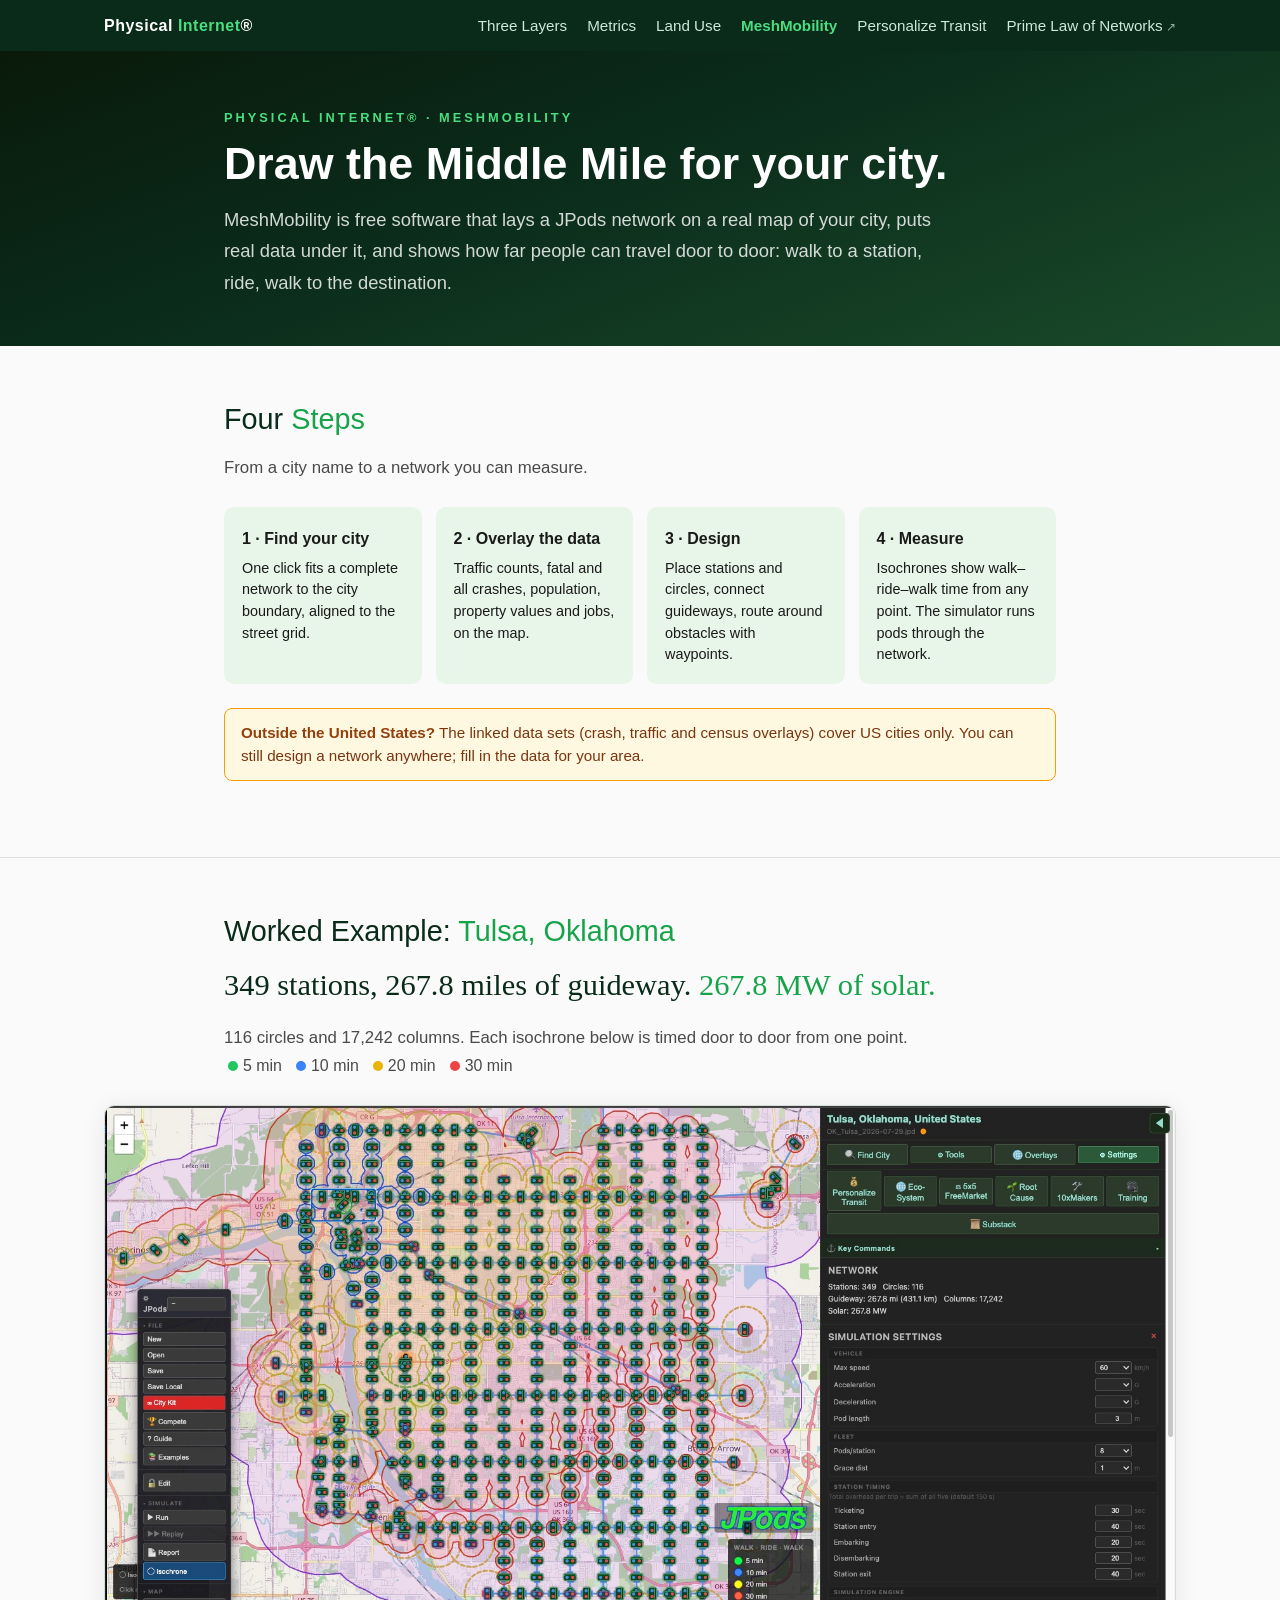
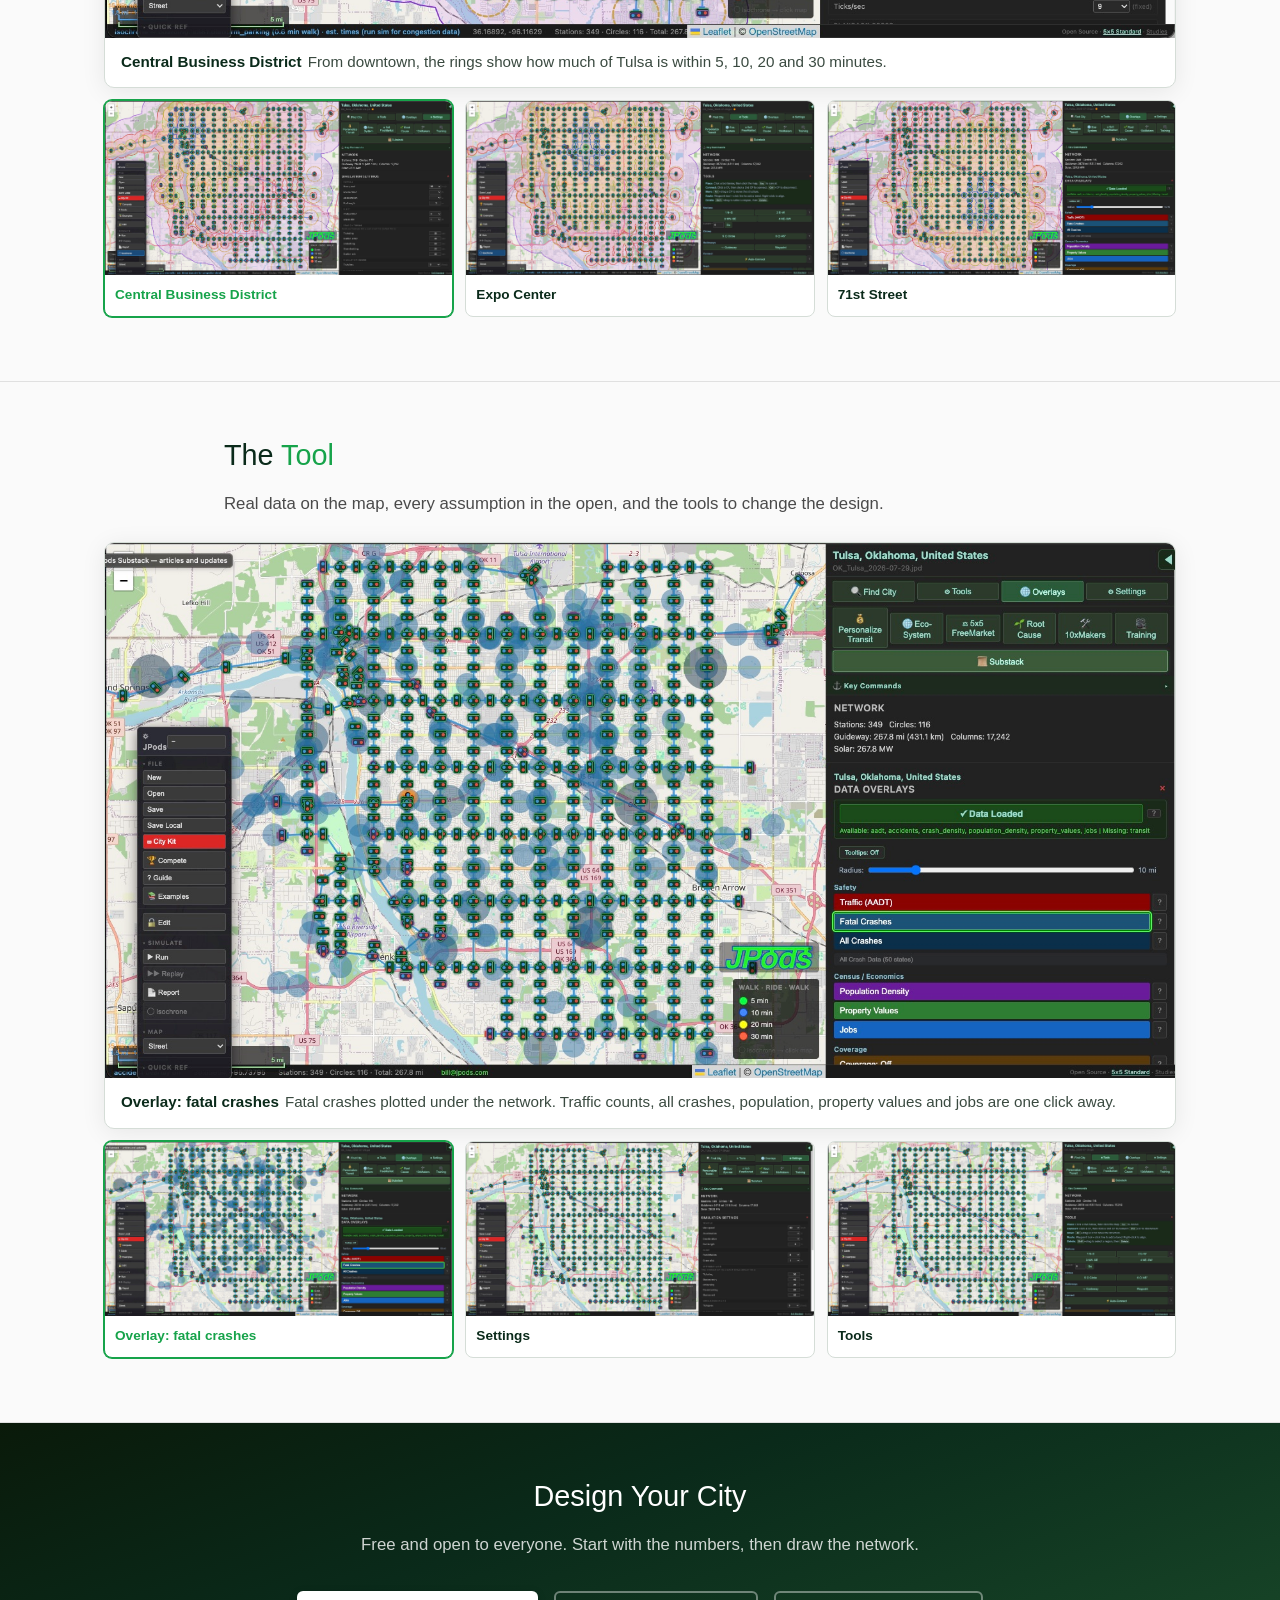
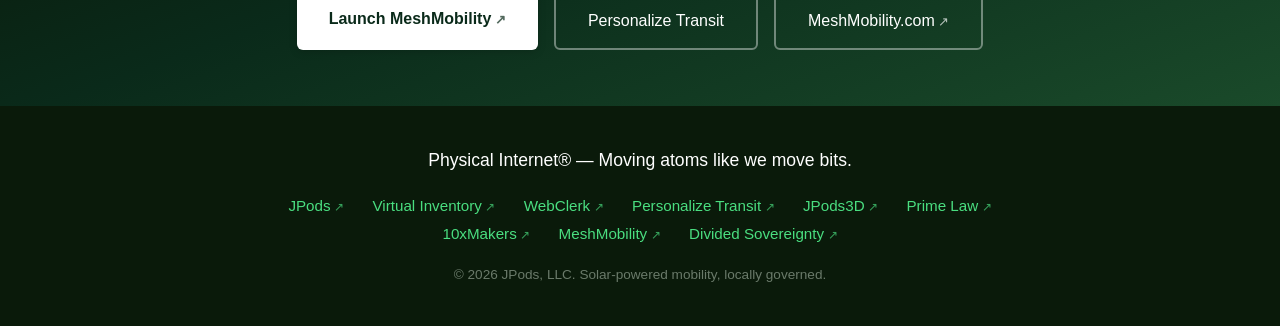
<file: meshmobility.html>
<!DOCTYPE html>
<html lang="en">
<head>
<meta charset="UTF-8">
<meta name="viewport" content="width=device-width, initial-scale=1.0">
<title>MeshMobility — Physical Internet®</title>
<meta name="description" content="MeshMobility: free software to design the Middle Mile of the Physical Internet for your city. Worked example: Tulsa, Oklahoma.">
<link rel="stylesheet" href="site.css">
</head>
<body>

<nav class="topnav" aria-label="Site">
  <div class="inner">
    <a class="brand" href="index.html">Physical <span>Internet</span>&reg;</a>
    <div class="links">
      <a href="index.html">Three Layers</a>
      <a href="metrics.html">Metrics</a>
      <a href="landuse.html">Land Use</a>
      <a href="meshmobility.html" aria-current="page">MeshMobility</a>
      <a href="personalizetransit.html">Personalize Transit</a>
      <a href="https://primelawofnetworks.com" target="_blank" rel="noopener">Prime Law of Networks</a>
    </div>
  </div>
</nav>

<header class="page-hero">
  <div class="container">
    <div class="eyebrow">Physical Internet&reg; &middot; MeshMobility</div>
    <h1>Draw the Middle Mile for your city.</h1>
    <p>MeshMobility is free software that lays a JPods network on a real map of your city, puts real data under it,
      and shows how far people can travel door to door: walk to a station, ride, walk to the destination.</p>
  </div>
</header>

<!-- ════════ WHAT IT DOES ════════ -->
<section>
  <div class="container">
    <h2>Four <span>Steps</span></h2>
    <p class="lead">From a city name to a network you can measure.</p>
    <div class="steps4">
      <div class="card card-light"><h3>1 &middot; Find your city</h3><p>One click fits a complete network to the city boundary, aligned to the street grid.</p></div>
      <div class="card card-light"><h3>2 &middot; Overlay the data</h3><p>Traffic counts, fatal and all crashes, population, property values and jobs, on the map.</p></div>
      <div class="card card-light"><h3>3 &middot; Design</h3><p>Place stations and circles, connect guideways, route around obstacles with waypoints.</p></div>
      <div class="card card-light"><h3>4 &middot; Measure</h3><p>Isochrones show walk&ndash;ride&ndash;walk time from any point. The simulator runs pods through the network.</p></div>
    </div>
    <div class="notice"><b>Outside the United States?</b> The linked data sets (crash, traffic and census overlays) cover US cities only.
      You can still design a network anywhere; fill in the data for your area.</div>
  </div>
</section>

<!-- ════════ TULSA: ISOCHRONES ════════ -->
<section id="tulsa">
  <div class="container">
    <h2>Worked Example: <span>Tulsa, Oklahoma</span></h2>
    <p class="big-line">349 stations, 267.8 miles of guideway. <em>267.8 MW of solar.</em></p>
    <p class="lead">116 circles and 17,242 columns. Each isochrone below is timed door to door from one point.
      <span class="iso-legend">
        <span><i style="background:#22c55e"></i>5 min</span>
        <span><i style="background:#3b82f6"></i>10 min</span>
        <span><i style="background:#eab308"></i>20 min</span>
        <span><i style="background:#ef4444"></i>30 min</span>
      </span>
    </p>
  </div>
  <div class="wide">
    <figure class="stage"><img alt=""><figcaption></figcaption></figure>
    <div class="shots">
      <figure class="shot"><img src="img/mm/iso-cbd.jpg" alt="Isochrone from Tulsa's Central Business District" loading="lazy">
        <figcaption><b>Central Business District</b><span>From downtown, the rings show how much of Tulsa is within 5, 10, 20 and 30 minutes.</span></figcaption></figure>
      <figure class="shot"><img src="img/mm/iso-expo.jpg" alt="Isochrone from the Tulsa Expo Center" loading="lazy">
        <figcaption><b>Expo Center</b><span>The same network timed from the fairgrounds. An event crowd leaves on the network, not in a parking lot.</span></figcaption></figure>
      <figure class="shot"><img src="img/mm/iso-71st.jpg" alt="Isochrone from 71st Street" loading="lazy">
        <figcaption><b>71st Street</b><span>A dense crash area. Timed from where people are being hurt.</span></figcaption></figure>
    </div>
  </div>
</section>

<!-- ════════ TULSA: THE TOOL ════════ -->
<section>
  <div class="container">
    <h2>The <span>Tool</span></h2>
    <p class="lead">Real data on the map, every assumption in the open, and the tools to change the design.</p>
  </div>
  <div class="wide">
    <figure class="stage"><img alt=""><figcaption></figcaption></figure>
    <div class="shots">
      <figure class="shot"><img src="img/mm/overlay-fatal.jpg" alt="Fatal crash overlay on the Tulsa network" loading="lazy">
        <figcaption><b>Overlay: fatal crashes</b><span>Fatal crashes plotted under the network. Traffic counts, all crashes, population, property values and jobs are one click away.</span></figcaption></figure>
      <figure class="shot"><img src="img/mm/settings.jpg" alt="Simulation settings panel" loading="lazy">
        <figcaption><b>Settings</b><span>Speed, acceleration, pods per station and station timing. Change an assumption and run the simulation again.</span></figcaption></figure>
      <figure class="shot"><img src="img/mm/tools.jpg" alt="Design tools panel" loading="lazy">
        <figcaption><b>Tools</b><span>Place stations and circles, connect guideways, route around obstacles with waypoints, or auto-connect the mesh.</span></figcaption></figure>
    </div>
  </div>
</section>

<section class="cta-section">
  <div class="container">
    <h2>Design Your City</h2>
    <p class="lead">Free and open to everyone. Start with the numbers, then draw the network.</p>
    <div class="cta-links">
      <a href="https://meshmobility.com/app" class="btn-primary" target="_blank" rel="noopener">Launch MeshMobility</a>
      <a href="personalizetransit.html" class="btn-secondary">Personalize Transit</a>
      <a href="https://meshmobility.com" class="btn-secondary" target="_blank" rel="noopener">MeshMobility.com</a>
    </div>
  </div>
</section>

<div class="lightbox" id="lightbox" role="dialog" aria-modal="true" aria-label="Screenshot viewer">
  <button class="lb-close" aria-label="Close">&times;</button>
  <button class="lb-prev" aria-label="Previous">&#8249;</button>
  <img alt="">
  <div class="lb-cap"></div>
  <button class="lb-next" aria-label="Next">&#8250;</button>
</div>
<script src="viewer.js"></script>

<!-- ════════ FOOTER ════════ -->
<footer>
  <div class="container">
    <div class="footer-tagline">Physical Internet&reg; &mdash; Moving atoms like we move bits.</div>
    <div class="footer-links">
      <a href="https://jpods.com" target="_blank" rel="noopener">JPods</a>
      <a href="https://virtual-inventory.com" target="_blank" rel="noopener">Virtual Inventory</a>
      <a href="https://webclerk.com" target="_blank" rel="noopener">WebClerk</a>
      <a href="https://personalizetransit.com" target="_blank" rel="noopener">Personalize Transit</a>
      <a href="https://jpods3d.com" target="_blank" rel="noopener">JPods3D</a>
      <a href="https://primelawofnetworks.com" target="_blank" rel="noopener">Prime Law</a>
      <a href="https://10xmakers.com" target="_blank" rel="noopener">10xMakers</a>
      <a href="https://meshmobility.com" target="_blank" rel="noopener">MeshMobility</a>
      <a href="https://dividedsovereignty.com" target="_blank" rel="noopener">Divided Sovereignty</a>
    </div>
    <div class="copyright">&copy; 2026 JPods, LLC. Solar-powered mobility, locally governed.</div>
  </div>
</footer>

</body>
</html>
</file>
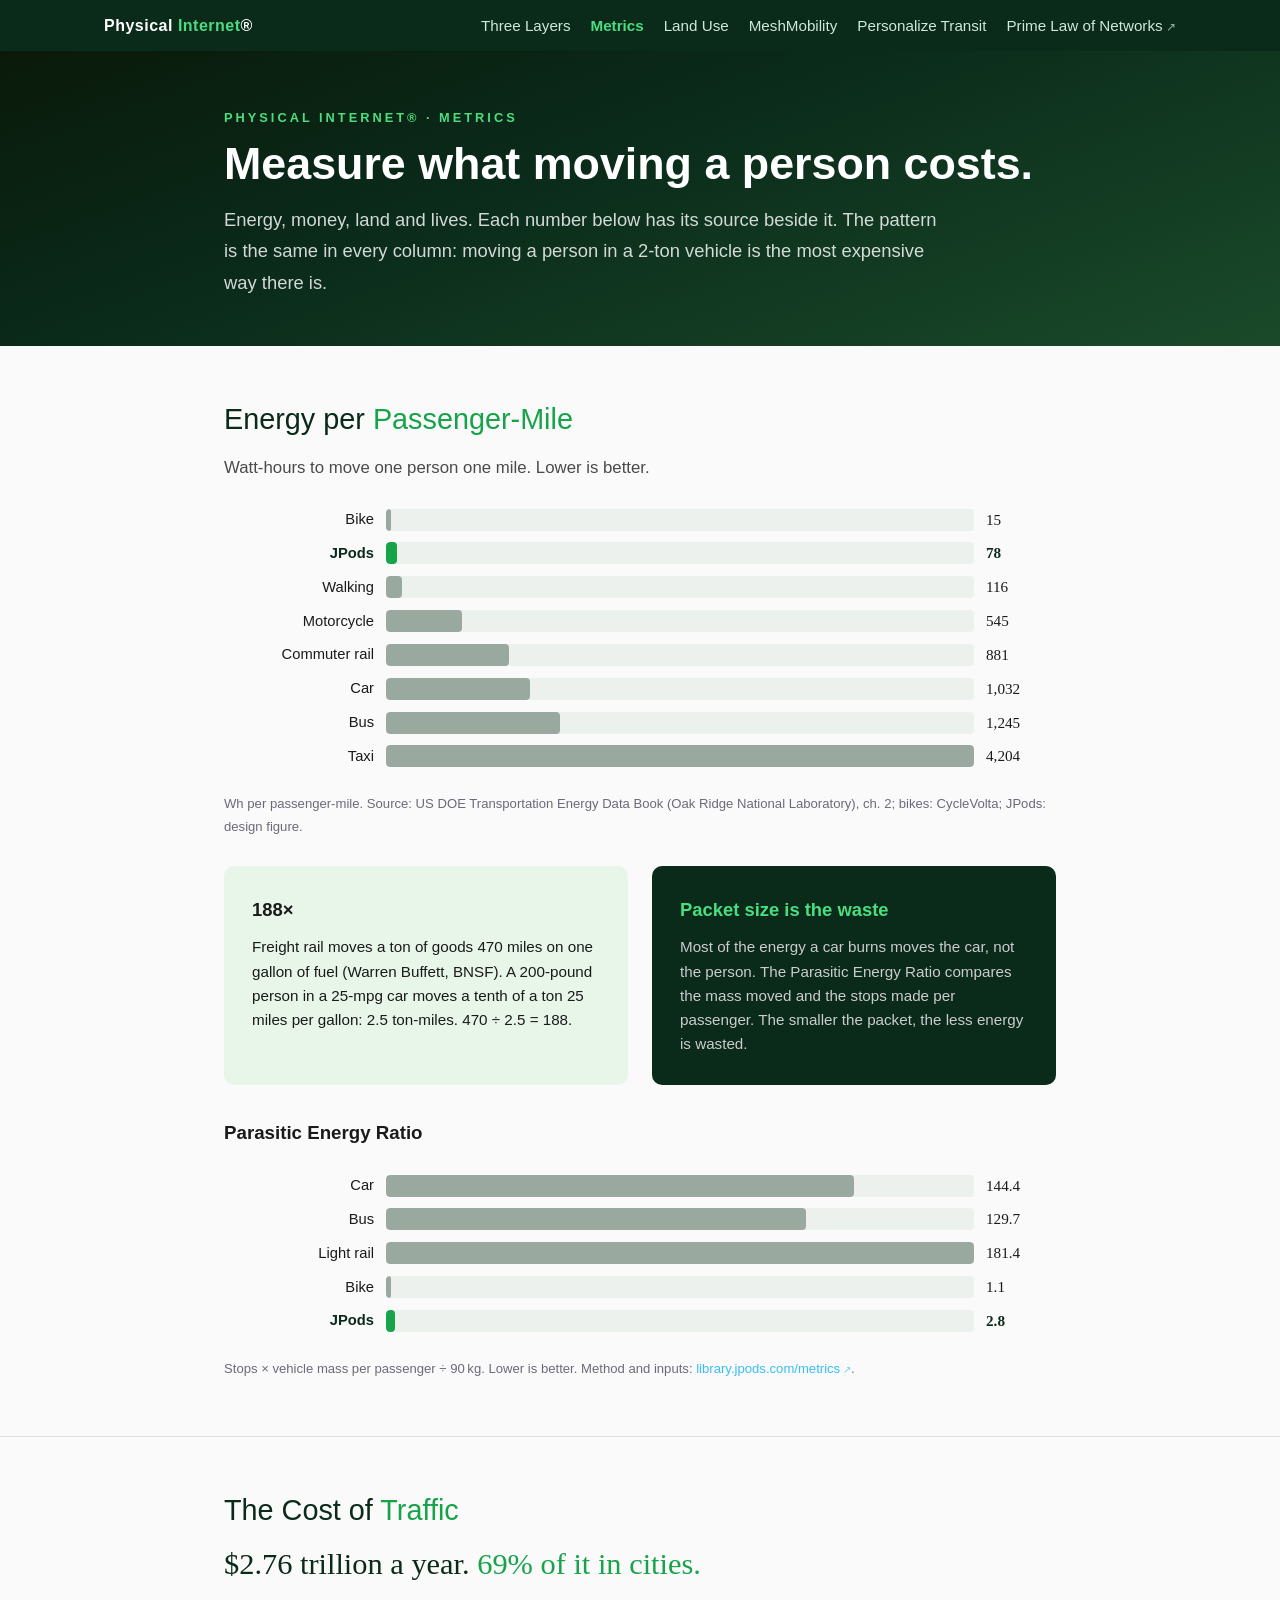
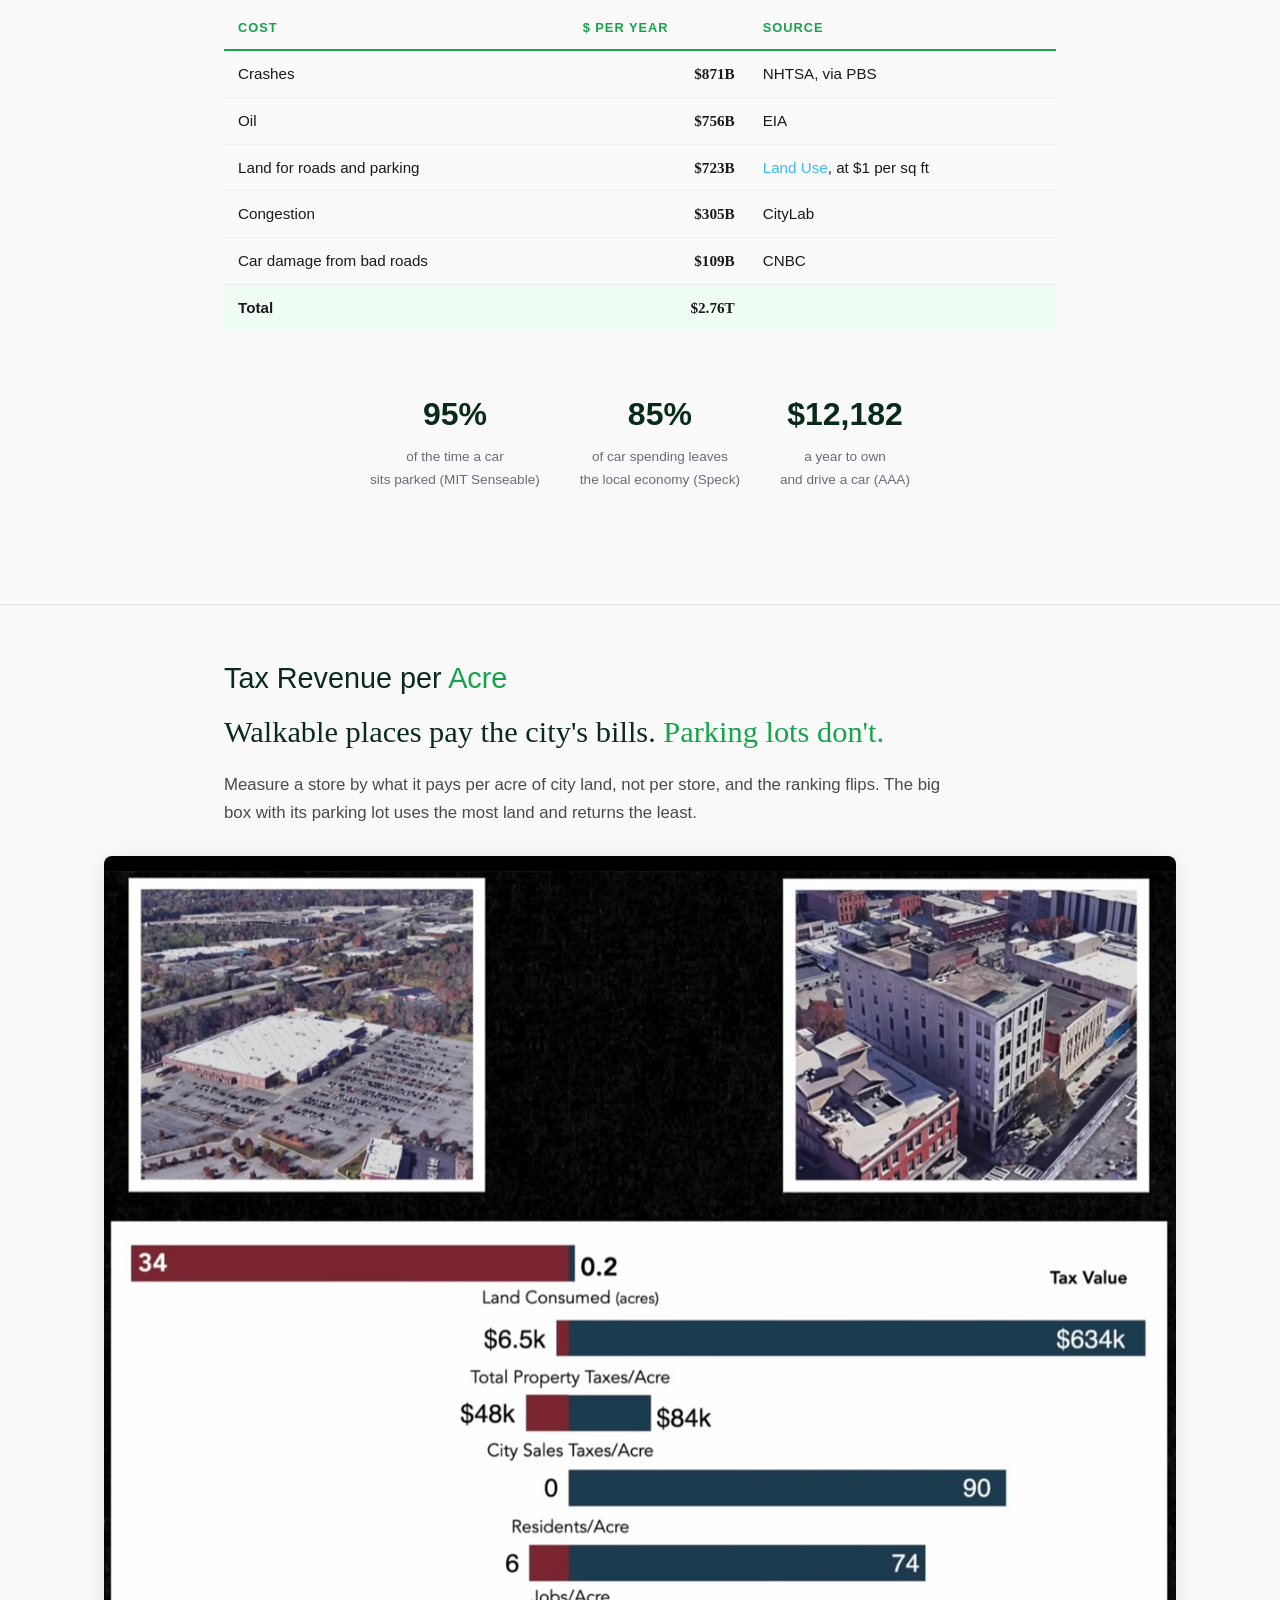
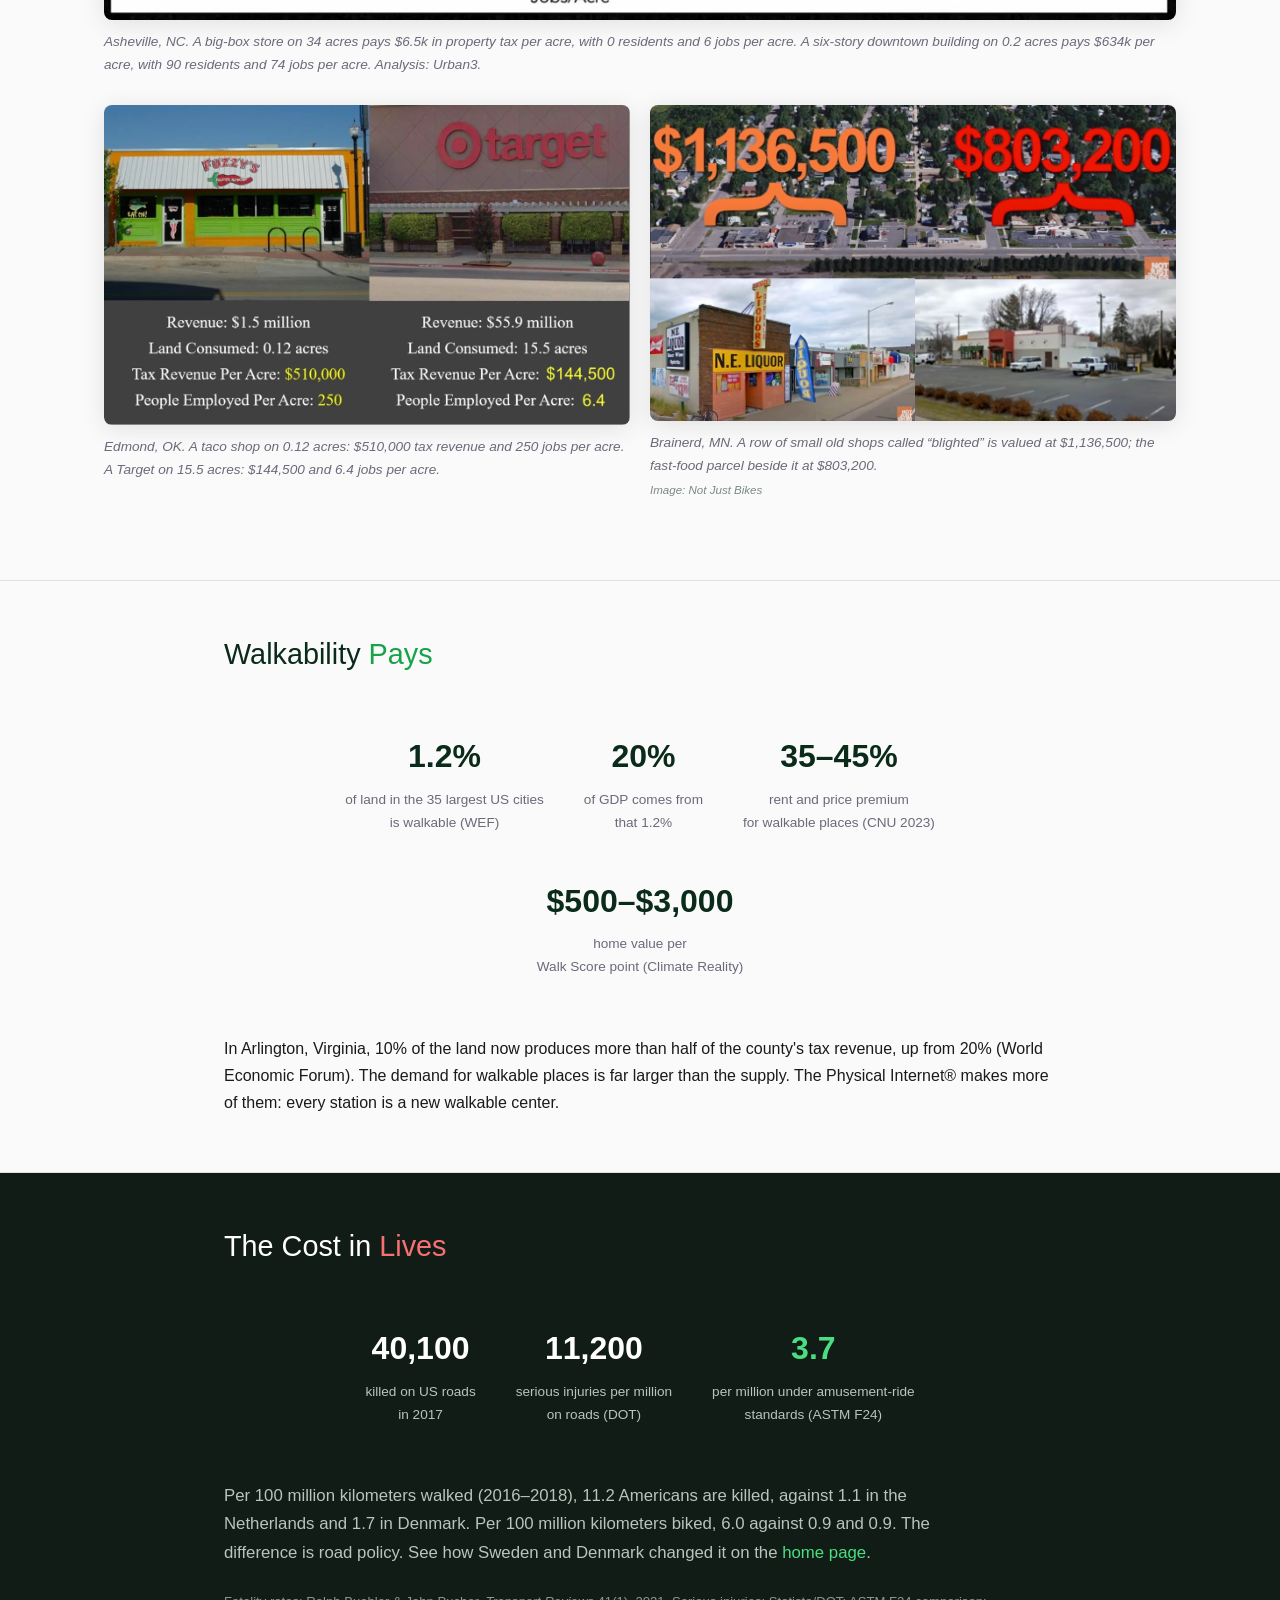
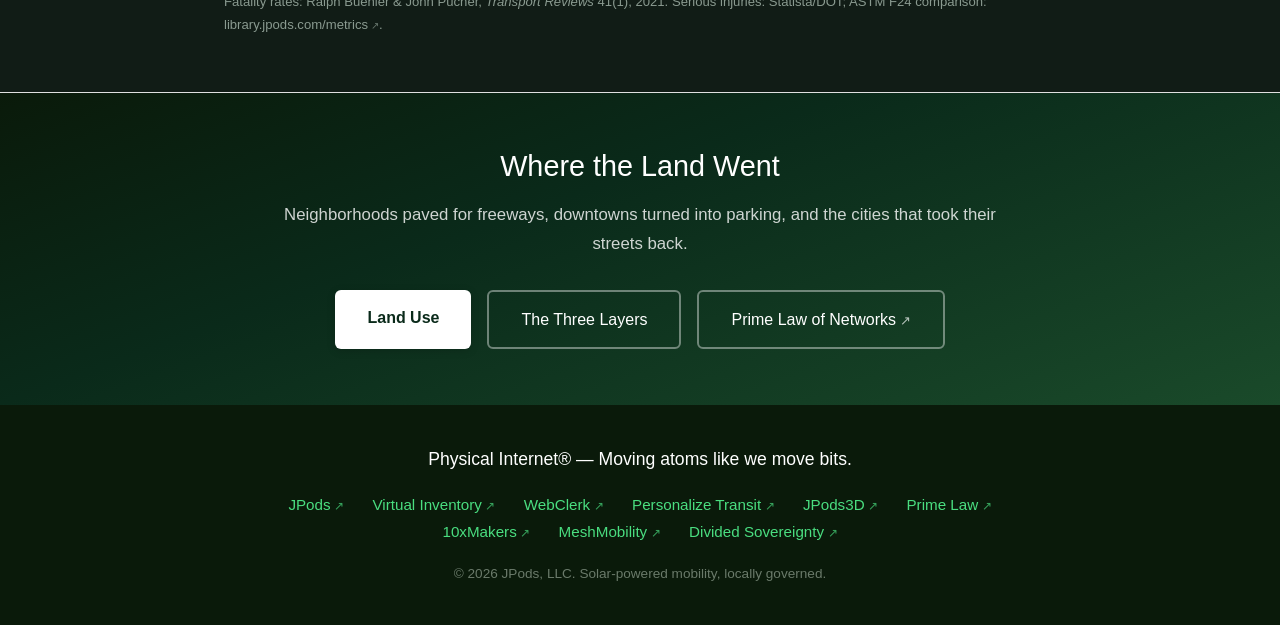
<file: metrics.html>
<!DOCTYPE html>
<html lang="en">
<head>
<meta charset="UTF-8">
<meta name="viewport" content="width=device-width, initial-scale=1.0">
<title>Metrics — Physical Internet®</title>
<meta name="description" content="The numbers behind the Physical Internet: energy per passenger-mile, the cost of traffic, tax revenue per acre, road safety and walkability.">
<link rel="stylesheet" href="site.css">
</head>
<body>

<nav class="topnav" aria-label="Site">
  <div class="inner">
    <a class="brand" href="index.html">Physical <span>Internet</span>&reg;</a>
    <div class="links">
      <a href="index.html">Three Layers</a>
      <a href="metrics.html" aria-current="page">Metrics</a>
      <a href="landuse.html">Land Use</a>
      <a href="meshmobility.html">MeshMobility</a>
      <a href="personalizetransit.html">Personalize Transit</a>
      <a href="https://primelawofnetworks.com" target="_blank" rel="noopener">Prime Law of Networks</a>
    </div>
  </div>
</nav>

<header class="page-hero">
  <div class="container">
    <div class="eyebrow">Physical Internet&reg; &middot; Metrics</div>
    <h1>Measure what moving a person costs.</h1>
    <p>Energy, money, land and lives. Each number below has its source beside it. The pattern is the same in every column: moving a person in a 2-ton vehicle is the most expensive way there is.</p>
  </div>
</header>

<!-- ════════ ENERGY ════════ -->
<section>
  <div class="container">
    <h2>Energy per <span>Passenger-Mile</span></h2>
    <p class="lead">Watt-hours to move one person one mile. Lower is better.</p>
    <div class="hbars">
      <div class="hbar"><div class="lbl">Bike</div><div class="track"><div class="fill" style="width:0.8%"></div></div><div class="val">15</div></div>
      <div class="hbar hl"><div class="lbl">JPods</div><div class="track"><div class="fill" style="width:1.9%"></div></div><div class="val">78</div></div>
      <div class="hbar"><div class="lbl">Walking</div><div class="track"><div class="fill" style="width:2.8%"></div></div><div class="val">116</div></div>
      <div class="hbar"><div class="lbl">Motorcycle</div><div class="track"><div class="fill" style="width:13.0%"></div></div><div class="val">545</div></div>
      <div class="hbar"><div class="lbl">Commuter rail</div><div class="track"><div class="fill" style="width:21.0%"></div></div><div class="val">881</div></div>
      <div class="hbar"><div class="lbl">Car</div><div class="track"><div class="fill" style="width:24.5%"></div></div><div class="val">1,032</div></div>
      <div class="hbar"><div class="lbl">Bus</div><div class="track"><div class="fill" style="width:29.6%"></div></div><div class="val">1,245</div></div>
      <div class="hbar"><div class="lbl">Taxi</div><div class="track"><div class="fill" style="width:100.0%"></div></div><div class="val">4,204</div></div>
    </div>
    <p class="source">Wh per passenger-mile. Source: US DOE Transportation Energy Data Book (Oak Ridge National Laboratory), ch. 2; bikes: CycleVolta; JPods: design figure.</p>

    <div class="parallel" style="margin-top:28px">
      <div class="card card-light">
        <h3>188&times;</h3>
        <p>Freight rail moves a ton of goods 470 miles on one gallon of fuel (Warren Buffett, BNSF). A 200-pound person in a 25-mpg car moves a tenth of a ton 25 miles per gallon: 2.5 ton-miles. 470 &divide; 2.5 = 188.</p>
      </div>
      <div class="card card-dark">
        <h3>Packet size is the waste</h3>
        <p>Most of the energy a car burns moves the car, not the person. The Parasitic Energy Ratio compares the mass moved and the stops made per passenger. The smaller the packet, the less energy is wasted.</p>
      </div>
    </div>

    <h3 style="margin-top:32px">Parasitic Energy Ratio</h3>
    <div class="hbars">
      <div class="hbar"><div class="lbl">Car</div><div class="track"><div class="fill" style="width:79.6%"></div></div><div class="val">144.4</div></div>
      <div class="hbar"><div class="lbl">Bus</div><div class="track"><div class="fill" style="width:71.5%"></div></div><div class="val">129.7</div></div>
      <div class="hbar"><div class="lbl">Light rail</div><div class="track"><div class="fill" style="width:100.0%"></div></div><div class="val">181.4</div></div>
      <div class="hbar"><div class="lbl">Bike</div><div class="track"><div class="fill" style="width:0.8%"></div></div><div class="val">1.1</div></div>
      <div class="hbar hl"><div class="lbl">JPods</div><div class="track"><div class="fill" style="width:1.5%"></div></div><div class="val">2.8</div></div>
    </div>
    <p class="source">Stops &times; vehicle mass per passenger &divide; 90&thinsp;kg. Lower is better. Method and inputs: <a href="https://library.jpods.com/metrics/" target="_blank" rel="noopener">library.jpods.com/metrics</a>.</p>
  </div>
</section>

<!-- ════════ COST OF TRAFFIC ════════ -->
<section>
  <div class="container">
    <h2>The Cost of <span>Traffic</span></h2>
    <p class="big-line">$2.76 trillion a year. <em>69% of it in cities.</em></p>
    <table class="comp-table">
      <thead><tr><th>Cost</th><th>$ per year</th><th>Source</th></tr></thead>
      <tbody>
        <tr><td>Crashes</td><td>$871B</td><td>NHTSA, via PBS</td></tr>
        <tr><td>Oil</td><td>$756B</td><td>EIA</td></tr>
        <tr><td>Land for roads and parking</td><td>$723B</td><td><a href="landuse.html">Land Use</a>, at $1 per sq ft</td></tr>
        <tr><td>Congestion</td><td>$305B</td><td>CityLab</td></tr>
        <tr><td>Car damage from bad roads</td><td>$109B</td><td>CNBC</td></tr>
        <tr class="highlight"><td>Total</td><td>$2.76T</td><td></td></tr>
      </tbody>
    </table>

    <div class="stats">
      <div class="stat"><div class="number">95%</div><div class="label">of the time a car<br>sits parked (MIT Senseable)</div></div>
      <div class="stat"><div class="number">85%</div><div class="label">of car spending leaves<br>the local economy (Speck)</div></div>
      <div class="stat"><div class="number">$12,182</div><div class="label">a year to own<br>and drive a car (AAA)</div></div>
    </div>
  </div>
</section>

<!-- ════════ PER ACRE ════════ -->
<section id="per-acre">
  <div class="container">
    <h2>Tax Revenue per <span>Acre</span></h2>
    <p class="big-line">Walkable places pay the city's bills. <em>Parking lots don't.</em></p>
    <p class="lead">Measure a store by what it pays per acre of city land, not per store, and the ranking flips. The big box with its parking lot uses the most land and returns the least.</p>
  </div>
  <div class="wide">
    <figure class="figure">
      <a href="img/lu/value-per-acre-asheville.jpg"><img src="img/lu/value-per-acre-asheville.jpg" width="1200" height="856" loading="lazy" alt="A big-box store on 34 acres paying $6.5k property tax per acre, against a six-story downtown building on 0.2 acres paying $634k per acre"></a>
      <figcaption>Asheville, NC. A big-box store on 34 acres pays $6.5k in property tax per acre, with 0 residents and 6 jobs per acre. A six-story downtown building on 0.2 acres pays $634k per acre, with 90 residents and 74 jobs per acre. Analysis: Urban3.</figcaption>
    </figure>
    <div class="pair">
      <figure class="figure" style="margin:0">
        <a href="img/lu/tax-per-acre-edmond.jpg"><img src="img/lu/tax-per-acre-edmond.jpg" width="1200" height="731" loading="lazy" alt="A taco shop on 0.12 acres producing $510,000 tax revenue per acre, against a Target on 15.5 acres producing $144,500 per acre"></a>
        <figcaption>Edmond, OK. A taco shop on 0.12 acres: $510,000 tax revenue and 250 jobs per acre. A Target on 15.5 acres: $144,500 and 6.4 jobs per acre.</figcaption>
      </figure>
      <figure class="figure" style="margin:0">
        <a href="img/lu/brainerd-tax-base.jpg"><img src="img/lu/brainerd-tax-base.jpg" width="1067" height="641" loading="lazy" alt="Brainerd, Minnesota: a row of small old shops valued at $1,136,500 beside a fast-food parcel valued at $803,200"></a>
        <figcaption>Brainerd, MN. A row of small old shops called &ldquo;blighted&rdquo; is valued at $1,136,500; the fast-food parcel beside it at $803,200.<span class="credit">Image: Not Just Bikes</span></figcaption>
      </figure>
    </div>
  </div>
</section>

<!-- ════════ WALKABILITY PAYS ════════ -->
<section>
  <div class="container">
    <h2>Walkability <span>Pays</span></h2>
    <div class="stats">
      <div class="stat"><div class="number">1.2%</div><div class="label">of land in the 35 largest US cities<br>is walkable (WEF)</div></div>
      <div class="stat"><div class="number">20%</div><div class="label">of GDP comes from<br>that 1.2%</div></div>
      <div class="stat"><div class="number">35&ndash;45%</div><div class="label">rent and price premium<br>for walkable places (CNU 2023)</div></div>
      <div class="stat"><div class="number">$500&ndash;$3,000</div><div class="label">home value per<br>Walk Score point (Climate Reality)</div></div>
    </div>
    <p>In Arlington, Virginia, 10% of the land now produces more than half of the county's tax revenue, up from 20% (World Economic Forum). The demand for walkable places is far larger than the supply. The Physical Internet&reg; makes more of them: every station is a new walkable center.</p>
  </div>
</section>

<!-- ════════ SAFETY ════════ -->
<section class="dark-section">
  <div class="container">
    <h2>The Cost in <span>Lives</span></h2>
    <div class="stats">
      <div class="stat"><div class="number" style="color:#fff">40,100</div><div class="label" style="color:#b8c4bc">killed on US roads<br>in 2017</div></div>
      <div class="stat"><div class="number" style="color:#fff">11,200</div><div class="label" style="color:#b8c4bc">serious injuries per million<br>on roads (DOT)</div></div>
      <div class="stat"><div class="number" style="color:#4ade80">3.7</div><div class="label" style="color:#b8c4bc">per million under amusement-ride<br>standards (ASTM F24)</div></div>
    </div>
    <p class="lead">Per 100 million kilometers walked (2016&ndash;2018), 11.2 Americans are killed, against 1.1 in the Netherlands and 1.7 in Denmark. Per 100 million kilometers biked, 6.0 against 0.9 and 0.9. The difference is road policy. See how Sweden and Denmark changed it on the <a href="index.html#wrong-layer" style="color:#4ade80">home page</a>.</p>
    <p class="source" style="color:#8a9a90">Fatality rates: Ralph Buehler &amp; John Pucher, <em>Transport Reviews</em> 41(1), 2021. Serious injuries: Statista/DOT; ASTM F24 comparison: <a href="https://library.jpods.com/metrics/" style="color:#8a9a90" target="_blank" rel="noopener">library.jpods.com/metrics</a>.</p>
  </div>
</section>

<section class="cta-section">
  <div class="container">
    <h2>Where the Land Went</h2>
    <p class="lead">Neighborhoods paved for freeways, downtowns turned into parking, and the cities that took their streets back.</p>
    <div class="cta-links">
      <a href="landuse.html" class="btn-primary">Land Use</a>
      <a href="index.html" class="btn-secondary">The Three Layers</a>
      <a href="https://primelawofnetworks.com" class="btn-secondary" target="_blank" rel="noopener">Prime Law of Networks</a>
    </div>
  </div>
</section>

<!-- ════════ FOOTER ════════ -->
<footer>
  <div class="container">
    <div class="footer-tagline">Physical Internet&reg; &mdash; Moving atoms like we move bits.</div>
    <div class="footer-links">
      <a href="https://jpods.com" target="_blank" rel="noopener">JPods</a>
      <a href="https://virtual-inventory.com" target="_blank" rel="noopener">Virtual Inventory</a>
      <a href="https://webclerk.com" target="_blank" rel="noopener">WebClerk</a>
      <a href="https://personalizetransit.com" target="_blank" rel="noopener">Personalize Transit</a>
      <a href="https://jpods3d.com" target="_blank" rel="noopener">JPods3D</a>
      <a href="https://primelawofnetworks.com" target="_blank" rel="noopener">Prime Law</a>
      <a href="https://10xmakers.com" target="_blank" rel="noopener">10xMakers</a>
      <a href="https://meshmobility.com" target="_blank" rel="noopener">MeshMobility</a>
      <a href="https://dividedsovereignty.com" target="_blank" rel="noopener">Divided Sovereignty</a>
    </div>
    <div class="copyright">&copy; 2026 JPods, LLC. Solar-powered mobility, locally governed.</div>
  </div>
</footer>

</body>
</html>
</file>
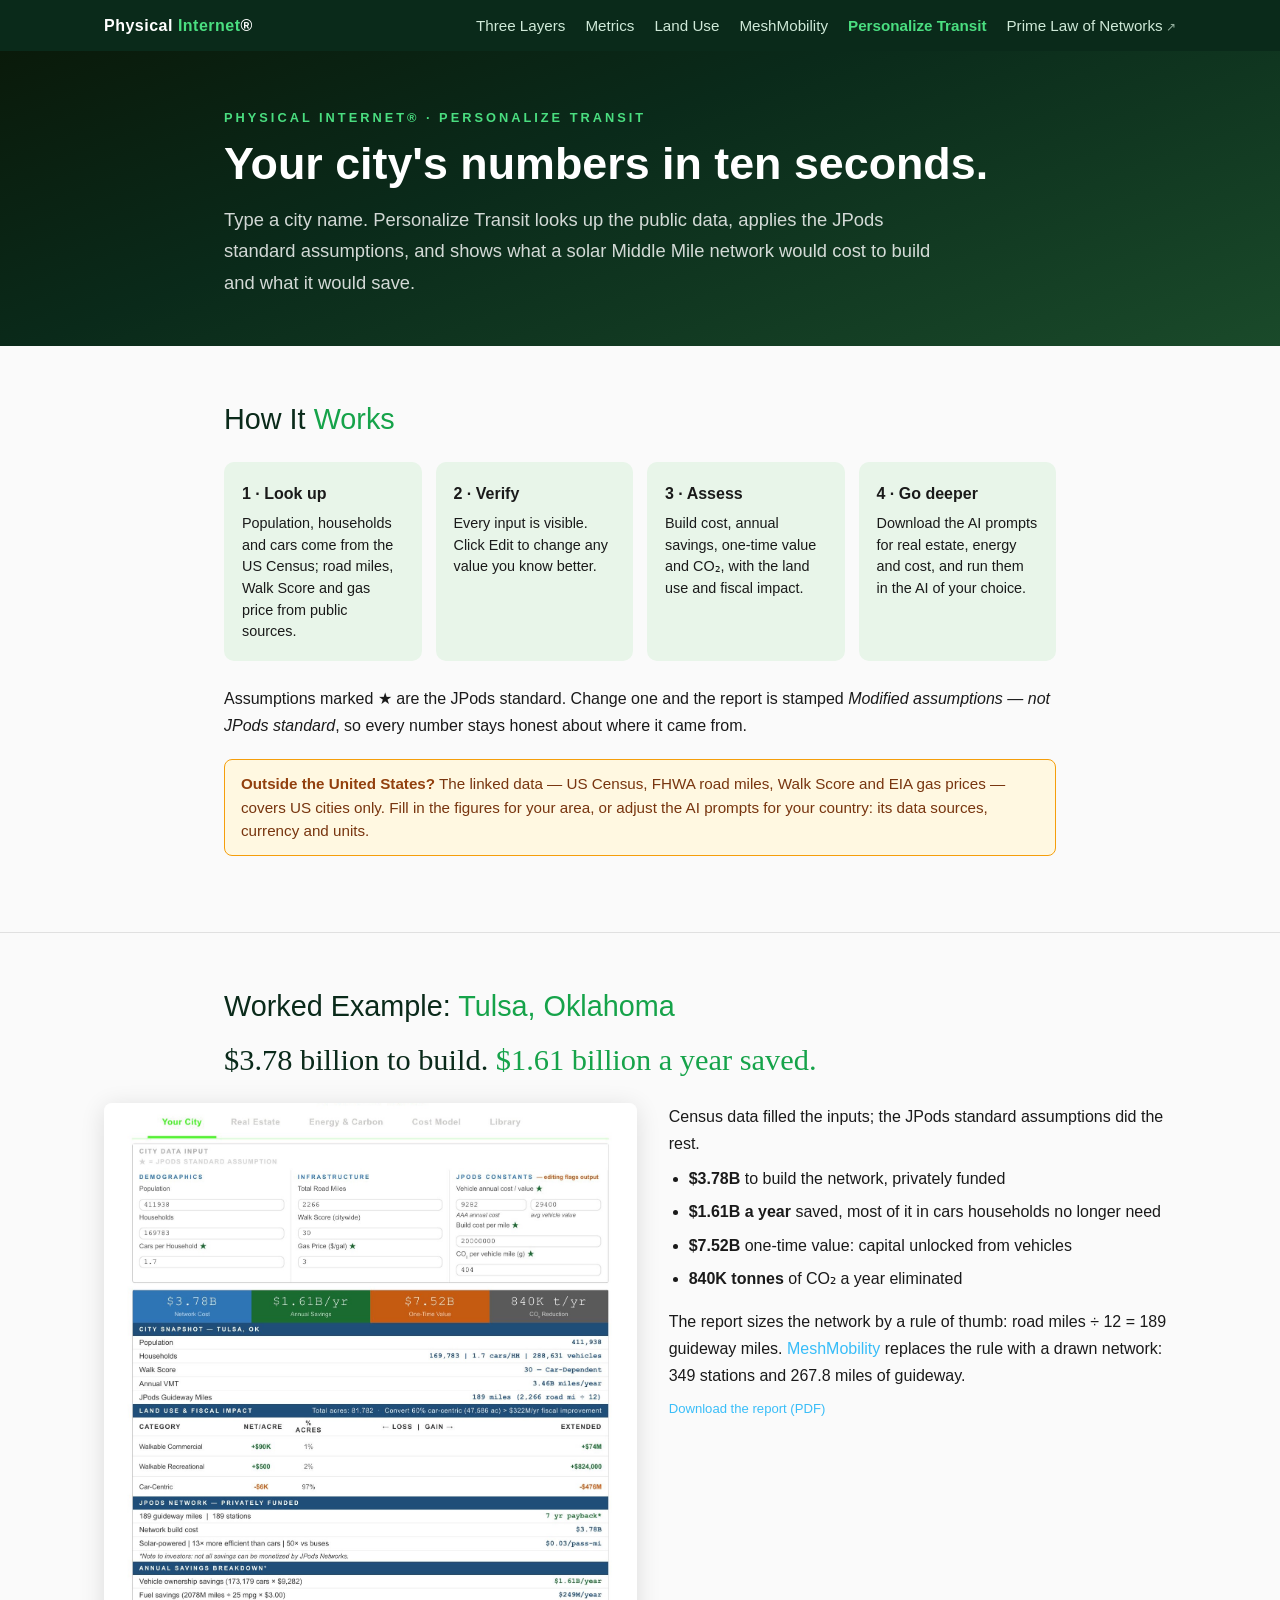
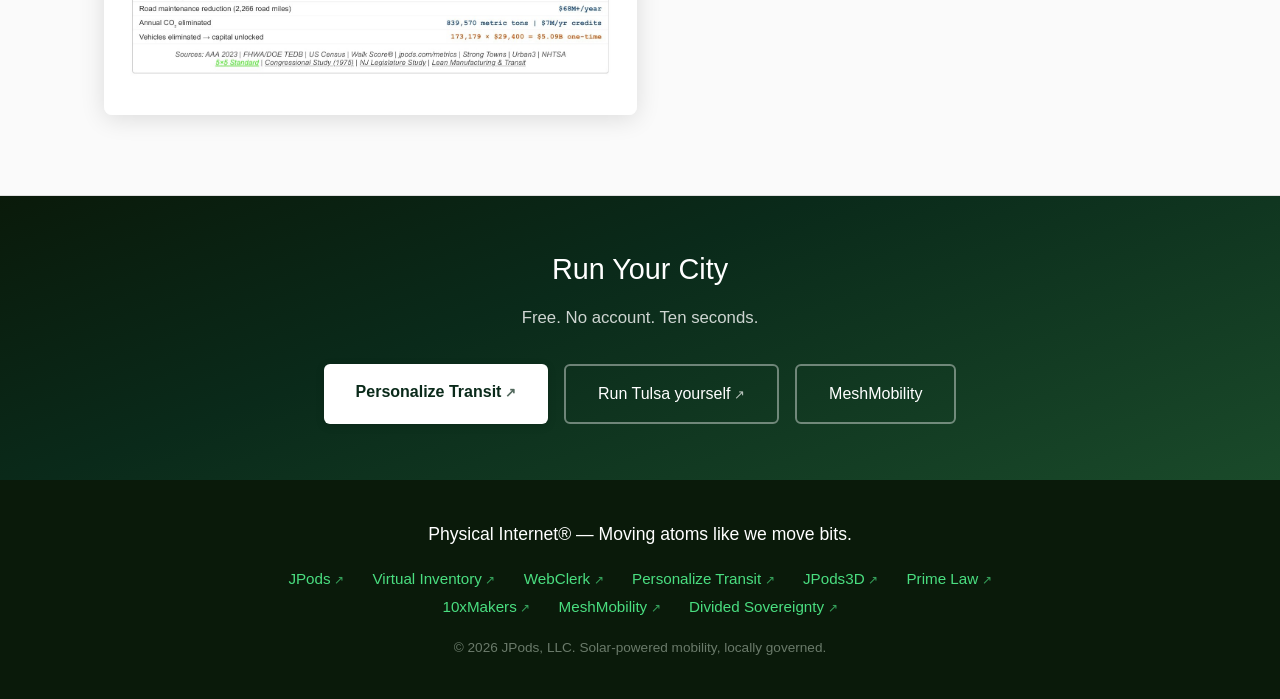
<file: personalizetransit.html>
<!DOCTYPE html>
<html lang="en">
<head>
<meta charset="UTF-8">
<meta name="viewport" content="width=device-width, initial-scale=1.0">
<title>Personalize Transit — Physical Internet®</title>
<meta name="description" content="Personalize Transit: your city's JPods numbers in ten seconds — build cost, annual savings, one-time value and CO2. Worked example: Tulsa, Oklahoma.">
<link rel="stylesheet" href="site.css">
</head>
<body>

<nav class="topnav" aria-label="Site">
  <div class="inner">
    <a class="brand" href="index.html">Physical <span>Internet</span>&reg;</a>
    <div class="links">
      <a href="index.html">Three Layers</a>
      <a href="metrics.html">Metrics</a>
      <a href="landuse.html">Land Use</a>
      <a href="meshmobility.html">MeshMobility</a>
      <a href="personalizetransit.html" aria-current="page">Personalize Transit</a>
      <a href="https://primelawofnetworks.com" target="_blank" rel="noopener">Prime Law of Networks</a>
    </div>
  </div>
</nav>

<header class="page-hero">
  <div class="container">
    <div class="eyebrow">Physical Internet&reg; &middot; Personalize Transit</div>
    <h1>Your city's numbers in ten seconds.</h1>
    <p>Type a city name. Personalize Transit looks up the public data, applies the JPods standard assumptions,
      and shows what a solar Middle Mile network would cost to build and what it would save.</p>
  </div>
</header>

<!-- ════════ HOW IT WORKS ════════ -->
<section>
  <div class="container">
    <h2>How It <span>Works</span></h2>
    <div class="steps4">
      <div class="card card-light"><h3>1 &middot; Look up</h3><p>Population, households and cars come from the US Census; road miles, Walk Score and gas price from public sources.</p></div>
      <div class="card card-light"><h3>2 &middot; Verify</h3><p>Every input is visible. Click Edit to change any value you know better.</p></div>
      <div class="card card-light"><h3>3 &middot; Assess</h3><p>Build cost, annual savings, one-time value and CO&#8322;, with the land use and fiscal impact.</p></div>
      <div class="card card-light"><h3>4 &middot; Go deeper</h3><p>Download the AI prompts for real estate, energy and cost, and run them in the AI of your choice.</p></div>
    </div>
    <p>Assumptions marked &#9733; are the JPods standard. Change one and the report is stamped
      <em>Modified assumptions &mdash; not JPods standard</em>, so every number stays honest about where it came from.</p>
    <div class="notice"><b>Outside the United States?</b> The linked data &mdash; US Census, FHWA road miles, Walk Score and EIA gas prices &mdash;
      covers US cities only. Fill in the figures for your area, or adjust the AI prompts for your country: its data sources, currency and units.</div>
  </div>
</section>

<!-- ════════ TULSA ════════ -->
<section id="tulsa">
  <div class="container">
    <h2>Worked Example: <span>Tulsa, Oklahoma</span></h2>
    <p class="big-line">$3.78 billion to build. <em>$1.61 billion a year saved.</em></p>
  </div>
  <div class="wide">
    <div class="report-split">
      <a href="img/mm/tulsa-report.pdf" title="Open the Tulsa report (PDF)"><img src="img/mm/tulsa-report.jpg" width="1445" height="1660" loading="lazy" alt="Personalize Transit report for Tulsa, Oklahoma"></a>
      <div>
        <p>Census data filled the inputs; the JPods standard assumptions did the rest.</p>
        <ul>
          <li><strong>$3.78B</strong> to build the network, privately funded</li>
          <li><strong>$1.61B a year</strong> saved, most of it in cars households no longer need</li>
          <li><strong>$7.52B</strong> one-time value: capital unlocked from vehicles</li>
          <li><strong>840K tonnes</strong> of CO&#8322; a year eliminated</li>
        </ul>
        <p>The report sizes the network by a rule of thumb: road miles &divide; 12 = 189 guideway miles.
          <a href="meshmobility.html#tulsa">MeshMobility</a> replaces the rule with a drawn network: 349 stations and 267.8 miles of guideway.</p>
        <p class="source"><a href="img/mm/tulsa-report.pdf">Download the report (PDF)</a></p>
      </div>
    </div>
  </div>
</section>

<section class="cta-section">
  <div class="container">
    <h2>Run Your City</h2>
    <p class="lead">Free. No account. Ten seconds.</p>
    <div class="cta-links">
      <a href="https://personalizetransit.com" class="btn-primary" target="_blank" rel="noopener">Personalize Transit</a>
      <a href="https://personalizetransit.com/?city=Tulsa,%20Oklahoma" class="btn-secondary" target="_blank" rel="noopener">Run Tulsa yourself</a>
      <a href="meshmobility.html" class="btn-secondary">MeshMobility</a>
    </div>
  </div>
</section>

<!-- ════════ FOOTER ════════ -->
<footer>
  <div class="container">
    <div class="footer-tagline">Physical Internet&reg; &mdash; Moving atoms like we move bits.</div>
    <div class="footer-links">
      <a href="https://jpods.com" target="_blank" rel="noopener">JPods</a>
      <a href="https://virtual-inventory.com" target="_blank" rel="noopener">Virtual Inventory</a>
      <a href="https://webclerk.com" target="_blank" rel="noopener">WebClerk</a>
      <a href="https://personalizetransit.com" target="_blank" rel="noopener">Personalize Transit</a>
      <a href="https://jpods3d.com" target="_blank" rel="noopener">JPods3D</a>
      <a href="https://primelawofnetworks.com" target="_blank" rel="noopener">Prime Law</a>
      <a href="https://10xmakers.com" target="_blank" rel="noopener">10xMakers</a>
      <a href="https://meshmobility.com" target="_blank" rel="noopener">MeshMobility</a>
      <a href="https://dividedsovereignty.com" target="_blank" rel="noopener">Divided Sovereignty</a>
    </div>
    <div class="copyright">&copy; 2026 JPods, LLC. Solar-powered mobility, locally governed.</div>
  </div>
</footer>

</body>
</html>
</file>
<file: site.css>
*, *::before, *::after { box-sizing: border-box; margin: 0; padding: 0; }

body {
  font-family: -apple-system, BlinkMacSystemFont, "Segoe UI", Roboto, sans-serif;
  color: #1a1a1a;
  line-height: 1.7;
  background: #fafafa;
}

a { color: #38bdf8; text-decoration: none; }
a:hover { text-decoration: underline; }

.container { max-width: 880px; margin: 0 auto; padding: 0 24px; }

/* ── Hero ── */
.hero {
  background: linear-gradient(160deg, #0a1a0a 0%, #0a2a1a 40%, #1a4a2a 100%);
  color: #fff;
  text-align: center;
  padding: 80px 24px 56px;
}
.hero h1 {
  font-size: 3em;
  font-weight: 300;
  margin-bottom: 12px;
  line-height: 1.15;
}
.hero h1 span { color: #4ade80; font-weight: 600; }
.hero .tagline {
  font-size: 1.2em;
  font-weight: 300;
  color: rgba(255,255,255,0.8);
  max-width: 660px;
  margin: 0 auto 24px;
}
.hero .hero-stat {
  font-family: Georgia, serif;
  font-size: 1.6em;
  color: #4ade80;
  margin-bottom: 8px;
}
.hero .hero-stat-desc {
  font-size: 0.95em;
  color: rgba(255,255,255,0.6);
}

/* ── Sections ── */
section { padding: 56px 0; border-bottom: 1px solid #e0e0e0; }
section:last-of-type { border-bottom: none; }
section h2 {
  font-size: 1.8em;
  font-weight: 400;
  color: #0a2a1a;
  line-height: 1.25;
  margin-bottom: 16px;
}
section h2 span { color: #16a34a; }
section p.lead {
  font-size: 1.05em;
  color: #4a4a4a;
  max-width: 720px;
  margin-bottom: 24px;
}

/* ── Three layers ── */
.layers {
  display: grid;
  grid-template-columns: repeat(3, 1fr);
  gap: 20px;
  margin: 32px 0;
}
.layer {
  border-radius: 12px;
  padding: 28px 20px;
  text-align: center;
}
.layer-fiber { background: #0a2a1a; color: #ccc; }
.layer-wifi { background: #16a34a; color: #fff; }
.layer-bt { background: #e8f5e9; color: #1a1a1a; }
.layer .layer-icon { font-size: 2.4em; margin-bottom: 10px; }
.layer h3 { font-size: 1.1em; font-weight: 700; margin-bottom: 4px; }
.layer .layer-internet { font-size: 0.8em; opacity: 0.7; margin-bottom: 10px; }
.layer p { font-size: 0.9em; line-height: 1.5; }
.layer-fiber h3 { color: #4ade80; }

/* ── Image blocks ── */
.img-block {
  margin: 32px 0;
  text-align: center;
}
.img-block img {
  max-width: 100%;
  border-radius: 8px;
  box-shadow: 0 4px 24px rgba(0,0,0,0.1);
}
.img-block .caption {
  font-size: 0.85em;
  color: #6a6a7a;
  margin-top: 10px;
  font-style: italic;
}

/* ── Quote ── */
.quote-block {
  background: #e8f5e9;
  border-left: 4px solid #16a34a;
  padding: 24px 32px;
  margin: 32px 0;
  border-radius: 0 8px 8px 0;
}
.quote-block p {
  font-style: italic;
  font-family: Georgia, serif;
  font-size: 1.1em;
  color: #1a1a1a;
  margin-bottom: 8px;
}
.quote-block .attr { font-style: normal; font-size: 0.9em; color: #6a6a7a; }

/* ── Parallel cards ── */
.parallel {
  display: grid;
  grid-template-columns: 1fr 1fr;
  gap: 24px;
  margin-top: 24px;
}
.card {
  border-radius: 10px;
  padding: 28px;
}
.card-light { background: #e8f5e9; }
.card-dark { background: #0a2a1a; color: #ccc; }
.card-dark h3 { color: #4ade80; }
.card h3 { font-size: 1.15em; font-weight: 600; margin-bottom: 10px; }
.card p { font-size: 0.95em; line-height: 1.6; }

/* ── Stats row ── */
.stats {
  display: flex;
  justify-content: center;
  gap: 40px;
  flex-wrap: wrap;
  margin: 32px 0;
  padding: 24px 0;
}
.stat { text-align: center; }
.stat .number { font-size: 2em; font-weight: 700; color: #0a2a1a; }
.stat .label { font-size: 0.85em; color: #6a6a7a; margin-top: 4px; }

/* ── Comparison table ── */
.comp-table {
  width: 100%;
  border-collapse: collapse;
  margin: 24px 0;
}
.comp-table th {
  text-align: left;
  padding: 10px 14px;
  font-size: 0.8em;
  font-weight: 700;
  letter-spacing: 1px;
  text-transform: uppercase;
  color: #16a34a;
  border-bottom: 2px solid #16a34a;
}
.comp-table td {
  padding: 10px 14px;
  font-size: 0.95em;
  border-bottom: 1px solid #eee;
}
.comp-table td:nth-child(2) { font-family: Georgia, serif; font-weight: 700; text-align: right; }
.comp-table tr:last-child td { border-bottom: none; }
.comp-table tr.highlight td { background: #f0fdf4; font-weight: 600; }

/* ── Net energy bar ── */
.ne-bars { margin: 24px 0; }
.ne-bar {
  display: flex;
  align-items: center;
  margin-bottom: 10px;
  gap: 12px;
}
.ne-bar .ne-label { width: 120px; font-size: 0.9em; font-weight: 500; text-align: right; flex-shrink: 0; }
.ne-bar .ne-track { flex: 1; height: 28px; background: #eee; border-radius: 4px; overflow: hidden; position: relative; }
.ne-bar .ne-fill { height: 100%; border-radius: 4px; display: flex; align-items: center; padding-left: 8px; font-size: 0.75em; font-weight: 700; color: #fff; }
.ne-fill.green { background: #16a34a; }
.ne-fill.yellow { background: #ca8a04; }
.ne-fill.red { background: #dc2626; }
.ne-fill.blue { background: #2563eb; }

/* ── Patent cards ── */
.patent-grid {
  display: grid;
  grid-template-columns: repeat(auto-fit, minmax(250px, 1fr));
  gap: 16px;
  margin: 24px 0;
}
.patent-card {
  background: #fff;
  border: 2px solid #e0e0e0;
  border-radius: 10px;
  padding: 20px;
  transition: border-color 0.15s;
}
.patent-card:hover { border-color: #16a34a; }
.patent-card .patent-num { font-family: Georgia, serif; font-size: 0.8em; color: #16a34a; font-weight: 600; margin-bottom: 4px; }
.patent-card h4 { font-size: 1em; font-weight: 600; color: #0a2a1a; margin-bottom: 8px; }
.patent-card p { font-size: 0.85em; color: #4a4a4a; line-height: 1.5; }

/* ── CTA ── */
.cta-section {
  background: linear-gradient(160deg, #0a1a0a 0%, #0a2a1a 40%, #1a4a2a 100%);
  color: #fff;
  text-align: center;
  border-bottom: none;
}
.cta-section h2 { color: #fff; }
.cta-section p.lead { color: rgba(255,255,255,0.8); margin: 0 auto 32px; }
.cta-links { display: flex; gap: 16px; justify-content: center; flex-wrap: wrap; }
.btn-primary {
  background: #fff; color: #0a2a1a; padding: 14px 32px; border-radius: 6px;
  font-weight: 600; text-decoration: none; box-shadow: 0 2px 8px rgba(0,0,0,0.15);
  transition: transform 0.15s;
}
.btn-primary:hover { transform: translateY(-2px); text-decoration: none; }
.btn-secondary {
  background: transparent; color: #fff; padding: 14px 32px; border-radius: 6px;
  font-weight: 500; border: 2px solid rgba(255,255,255,0.4);
  text-decoration: none; transition: opacity 0.15s;
}
.btn-secondary:hover { opacity: 0.85; text-decoration: none; }

/* ── Footer ── */
footer {
  background: #0a1a0a; color: #6a7a6a; text-align: center; padding: 40px 24px;
}
footer .footer-tagline { color: #fff; font-size: 1.1em; margin-bottom: 16px; }
footer .footer-links a { color: #4ade80; margin: 0 12px; font-size: 0.95em; }
footer .copyright { font-size: 0.85em; margin-top: 16px; }

/* ── Scene hero ── */
.scene-hero {
  background: #cfe9f7;
  color: #0a2a1a;
  text-align: center;
  padding: 64px 0 0;
}
.scene-hero .eyebrow {
  font-size: 0.8em; font-weight: 700; letter-spacing: 3px;
  text-transform: uppercase; color: #15803d; margin-bottom: 12px;
}
.scene-hero h1 {
  font-size: 3.2em; font-weight: 700; line-height: 1.1;
  letter-spacing: -1px; margin-bottom: 18px;
}
.scene-hero .tagline {
  font-size: 1.2em; color: #24433a; max-width: 700px; margin: 0 auto 32px;
}
.scene-hero svg { display: block; width: 100%; height: auto; }

/* ── Layer rows ── */
.layer-rows { display: flex; flex-direction: column; gap: 20px; margin: 32px 0; }
.layer-row {
  display: grid; grid-template-columns: 1fr 1.15fr; gap: 24px; align-items: center;
  background: #fff; border-radius: 12px; padding: 24px;
  border-left: 8px solid var(--band);
  box-shadow: 0 2px 12px rgba(0,0,0,0.05);
}
.layer-row .tag {
  display: inline-block; font-size: 0.72em; font-weight: 700; letter-spacing: 2px;
  text-transform: uppercase; color: var(--band-ink); background: var(--band);
  padding: 3px 10px; border-radius: 4px; margin-bottom: 8px;
}
.layer-row h3 { font-size: 1.35em; line-height: 1.3; color: #0a2a1a; margin-bottom: 4px; }
.layer-row .analog { font-size: 0.85em; color: #6a6a7a; margin-bottom: 10px; }
.layer-row p { font-size: 0.95em; line-height: 1.6; }
.layer-row img { width: 100%; height: auto; max-height: 380px; object-fit: cover; border-radius: 8px; display: block; }
.corner-stores { display: grid; grid-template-columns: 1.6fr 1fr; gap: 10px; }
.corner-stores img { height: 300px !important; max-height: none !important; object-fit: cover; }
.corner-stores a:last-child img { object-position: center 78%; }
.band-high { --band: #14532d; --band-ink: #fff; }
.band-mid  { --band: #16a34a; --band-ink: #fff; }
.band-last { --band: #14532d; --band-ink: #fff; }

/* ── Full-width figures ── */
.figure { margin: 28px 0; }
.figure a { display: block; }
.figure img {
  width: 100%; height: auto; display: block; border-radius: 8px;
  box-shadow: 0 4px 24px rgba(0,0,0,0.1);
}
.figure figcaption { font-size: 0.85em; color: #6a6a7a; margin-top: 10px; font-style: italic; }
.wide { max-width: 1120px; margin: 0 auto; padding: 0 24px; }
.big-line {
  font-family: Georgia, serif; font-size: 1.9em; line-height: 1.25;
  color: #0a2a1a; margin: 8px 0 20px;
}
.big-line em { color: #16a34a; font-style: normal; }
.pair { display: grid; grid-template-columns: 1fr 1fr; gap: 20px; margin: 24px 0; }
.book-pages { max-width: 780px; margin: 24px auto 0; }
.book-pages .pair { grid-template-columns: repeat(3, 1fr); gap: 12px; margin: 0; }
.dark-section { background: #111c16; color: #d8e0da; }
.dark-section h2 { color: #fff; }
.dark-section h2 span { color: #f87171; }
.dark-section p.lead { color: #b8c4bc; }
.dark-section .big-line { color: #fff; }
.dark-section .figure figcaption { color: #8a9a90; }

/* ── Responsive ── */
@media (max-width: 700px) {
  .hero h1 { font-size: 2.2em; }
  .scene-hero { padding-top: 44px; }
  .scene-hero h1 { font-size: 2.2em; }
  .scene-hero .tagline { font-size: 1.05em; padding: 0 16px; }
  .layer-row { grid-template-columns: 1fr; padding: 18px; }
  .pair { grid-template-columns: 1fr; }
  .corner-stores img { height: 220px !important; }
  .big-line { font-size: 1.45em; }
  .container, .wide { padding: 0 16px; }
  .layers { grid-template-columns: 1fr; }
  .parallel { grid-template-columns: 1fr; }
  .cta-links { flex-direction: column; align-items: center; }
  .stats { gap: 28px; }
  .ne-bar .ne-label { width: 80px; font-size: 0.8em; }
}

/* ── Top nav (all pages) ── */
.topnav { background: #0a2a1a; }
.topnav .inner {
  max-width: 1120px; margin: 0 auto; padding: 12px 24px;
  display: flex; align-items: center; justify-content: space-between; gap: 16px; flex-wrap: wrap;
}
.topnav .brand { color: #fff; font-weight: 700; letter-spacing: 0.5px; }
.topnav .brand span { color: #4ade80; }
.topnav .links { display: flex; gap: 20px; flex-wrap: wrap; }
.topnav .links a { color: #cfe9d8; font-size: 0.95em; }
.topnav .links a[aria-current="page"] { color: #4ade80; font-weight: 600; }

/* ── Sub-page hero ── */
.page-hero {
  background: linear-gradient(160deg, #0a1a0a 0%, #0a2a1a 40%, #1a4a2a 100%);
  color: #fff; padding: 56px 0 48px;
}
.page-hero .eyebrow {
  font-size: 0.8em; font-weight: 700; letter-spacing: 3px; text-transform: uppercase;
  color: #4ade80; margin-bottom: 10px;
}
.page-hero h1 { font-size: 2.8em; font-weight: 700; line-height: 1.1; margin-bottom: 16px; }
.page-hero p { font-size: 1.15em; color: rgba(255,255,255,0.82); max-width: 720px; }

/* ── Image galleries ── */
.gallery { display: grid; grid-template-columns: repeat(auto-fill, minmax(300px, 1fr)); gap: 20px; margin: 28px 0; }
.gallery figure { margin: 0; background: #fff; border-radius: 10px; overflow: hidden; box-shadow: 0 2px 12px rgba(0,0,0,0.06); }
.gallery img { width: 100%; height: auto; display: block; }
.gallery figcaption { padding: 12px 14px 14px; font-size: 0.88em; color: #3a4a40; line-height: 1.5; }
.gallery figcaption strong { color: #0a2a1a; }
.credit { display: block; font-size: 0.85em; color: #7a8a80; margin-top: 4px; font-style: italic; }

/* ── Horizontal bar chart ── */
.hbars { margin: 24px 0; }
.hbar { display: grid; grid-template-columns: 150px 1fr 70px; gap: 12px; align-items: center; margin-bottom: 8px; }
.hbar .lbl { font-size: 0.92em; text-align: right; }
.hbar .track { height: 22px; background: #edf1ee; border-radius: 4px; overflow: hidden; }
.hbar .fill { height: 100%; background: #9aa9a0; border-radius: 4px; }
.hbar.hl .fill { background: #16a34a; }
.hbar.hl .lbl, .hbar.hl .val { font-weight: 700; color: #0a2a1a; }
.hbar .val { font-family: Georgia, serif; font-size: 0.95em; }
.source { font-size: 0.82em; color: #6a6a7a; margin-top: 8px; }

@media (max-width: 700px) {
  .page-hero h1 { font-size: 2em; }
  .gallery { grid-template-columns: 1fr; }
  .hbar { grid-template-columns: 96px 1fr 56px; gap: 8px; }
  .hbar .lbl { font-size: 0.8em; }
}

/* ── Policy split explanation (dark section) ── */
.policy-split { max-width: 832px; margin: 36px auto 8px; color: #d8e0da; }
.policy-split h3 { color: #fff; font-size: 1.4em; margin-bottom: 12px; }
.policy-split ul { margin: 6px 0 16px 22px; }
.policy-split li { margin-bottom: 6px; }
.policy-split strong { color: #fff; }
.policy-conclusion { font-family: Georgia, serif; font-size: 1.25em; color: #4ade80; margin-top: 8px; }

/* ── Screenshot viewer: featured image + thumbnails; click the featured image for full screen ── */
.stage { margin: 0 0 12px; border: 1px solid #d5ddd7; border-radius: 10px; overflow: hidden; cursor: zoom-in;
         background: #fff; box-shadow: 0 4px 24px rgba(0,0,0,0.08); }
.stage img { display: block; width: 100%; height: auto; }
.stage figcaption { padding: 12px 16px 14px; font-size: 0.95em; color: #3a4a40; line-height: 1.55; }
.stage figcaption b { color: #0a2a1a; margin-right: 6px; }
.shots { display: grid; grid-template-columns: repeat(3, minmax(0, 1fr)); gap: 12px; margin-bottom: 8px; }
.shot { margin: 0; background: #fff; border: 1px solid #d5ddd7; border-radius: 8px; overflow: hidden;
        cursor: pointer; transition: border-color 0.15s; }
.shot:hover { border-color: #16a34a; }
.shot.on { border-color: #16a34a; box-shadow: 0 0 0 1px #16a34a; }
.shot img { display: block; width: 100%; aspect-ratio: 2 / 1; object-fit: cover; object-position: left center; }
.shot figcaption { padding: 8px 10px 10px; font-size: 0.85em; }
.shot figcaption b { color: #0a2a1a; }
.shot.on figcaption b { color: #16a34a; }
.shot figcaption span { display: none; }
.iso-legend { display: inline-flex; gap: 14px; flex-wrap: wrap; margin-left: 4px; font-size: 0.95em; }
.iso-legend i { display: inline-block; width: 10px; height: 10px; border-radius: 50%; margin-right: 5px; }
.lightbox { position: fixed; inset: 0; background: rgba(6,16,10,0.95); display: none; flex-direction: column;
            align-items: center; justify-content: center; z-index: 100; padding: 16px; }
.lightbox.open { display: flex; }
.lightbox img { max-width: 100%; max-height: calc(100vh - 110px); border-radius: 6px; }
.lightbox .lb-cap { color: #e2ece5; margin-top: 14px; font-size: 0.95em; text-align: center; max-width: 900px; line-height: 1.5; }
.lightbox button { position: absolute; background: rgba(255,255,255,0.1); color: #fff; border: 1px solid rgba(255,255,255,0.25);
                   border-radius: 8px; font-size: 1.5em; width: 48px; height: 48px; cursor: pointer; }
.lightbox .lb-close { top: 16px; right: 16px; }
.lightbox .lb-prev { left: 16px; top: 50%; }
.lightbox .lb-next { right: 16px; top: 50%; }
.steps4 { display: grid; grid-template-columns: repeat(4, minmax(0, 1fr)); gap: 14px; margin: 24px 0; }
.steps4 .card { padding: 18px; }
.steps4 .card h3 { font-size: 1em; margin-bottom: 6px; }
.steps4 .card p { font-size: 0.9em; line-height: 1.5; }
.notice { background: #fff8e1; border: 1px solid #f59e0b; color: #78350f; border-radius: 8px;
          padding: 12px 16px; font-size: 0.95em; line-height: 1.55; margin: 20px 0; }
.notice b { color: #92400e; }
.report-split { display: grid; grid-template-columns: minmax(0, 1.05fr) minmax(0, 1fr); gap: 32px; align-items: start; margin: 24px 0; }
.report-split img { width: 100%; height: auto; display: block; border-radius: 8px; box-shadow: 0 4px 24px rgba(0,0,0,0.12); }
.report-split ul { margin: 8px 0 16px 20px; }
.report-split li { margin-bottom: 6px; }
@media (max-width: 900px) { .steps4 { grid-template-columns: repeat(2, minmax(0, 1fr)); } .report-split { grid-template-columns: 1fr; } }
@media (max-width: 700px) { .shots { gap: 8px; } .shot figcaption { font-size: 0.75em; padding: 6px 8px 8px; } }

/* ── Off-site links open in a new tab and say so (↗) ── */
a[target="_blank"]::after { content: "\00a0\2197"; font-size: 0.8em; opacity: 0.7; }
</file>
